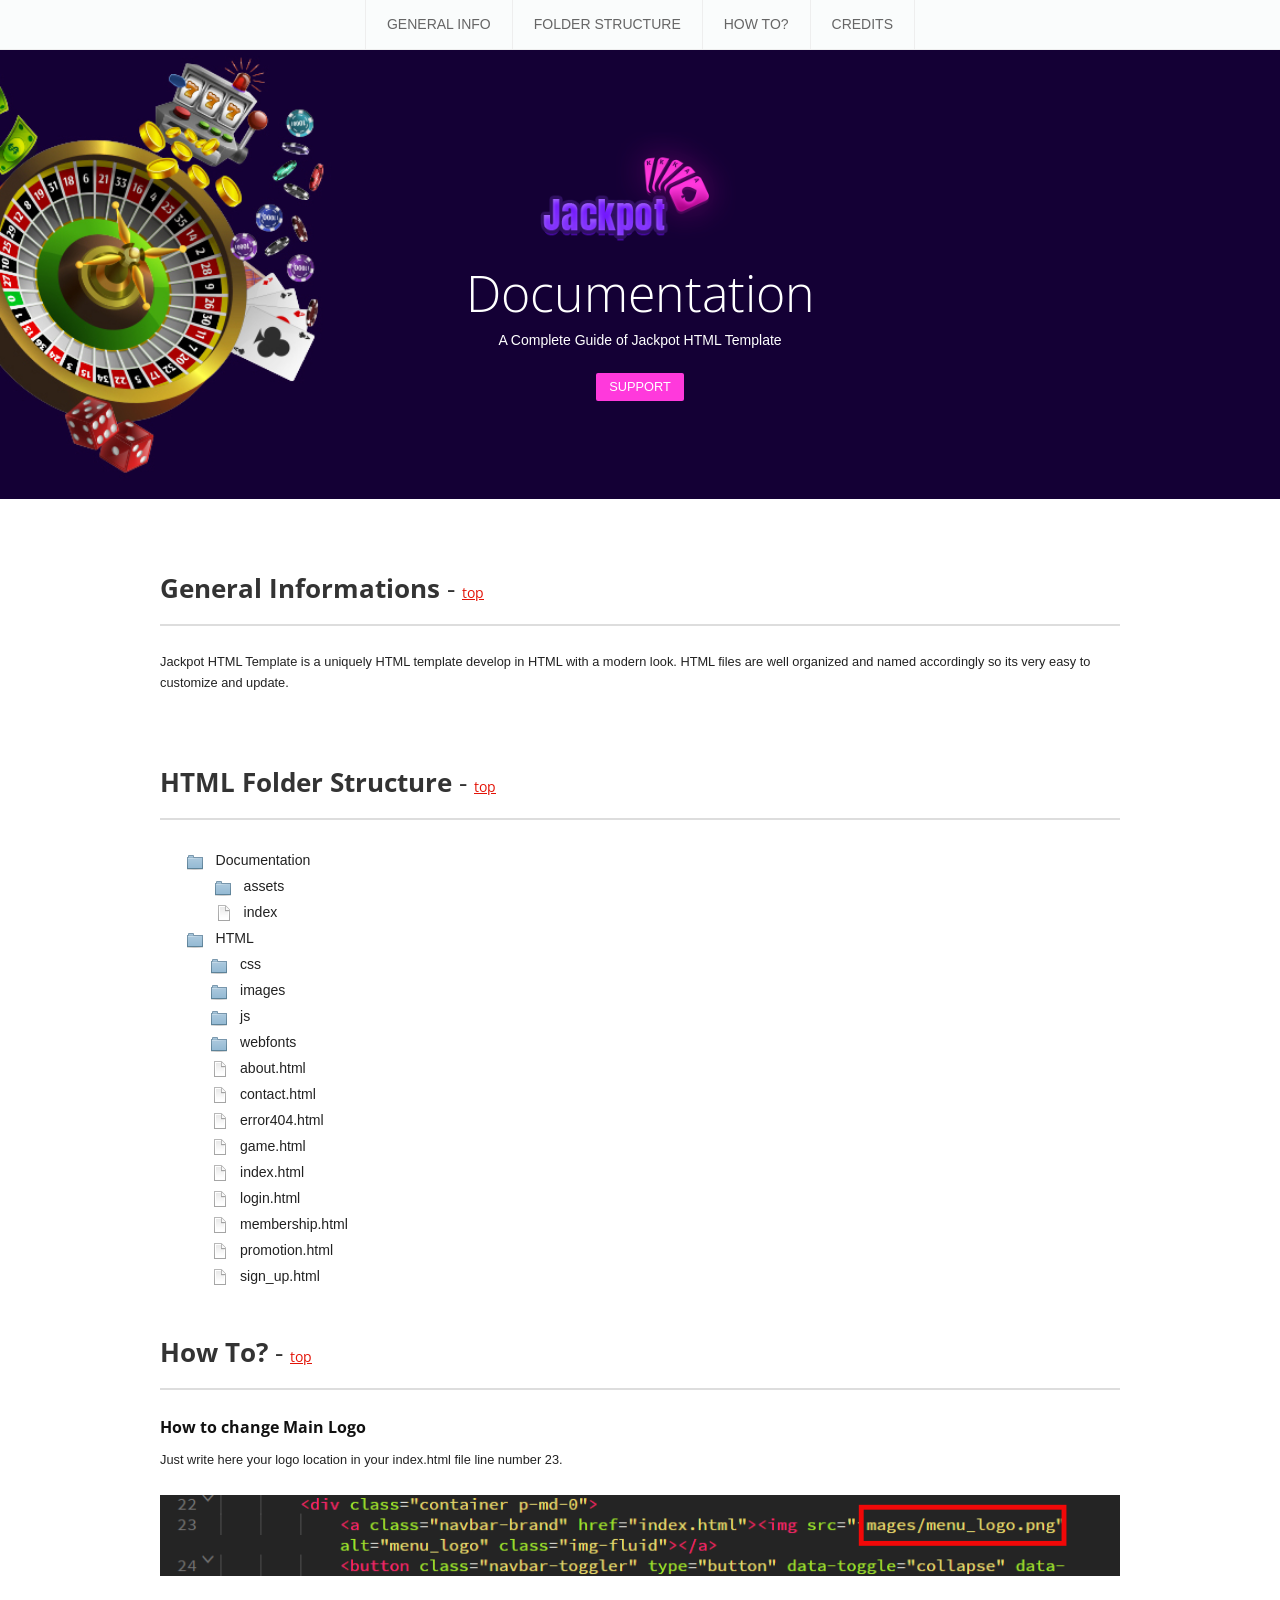
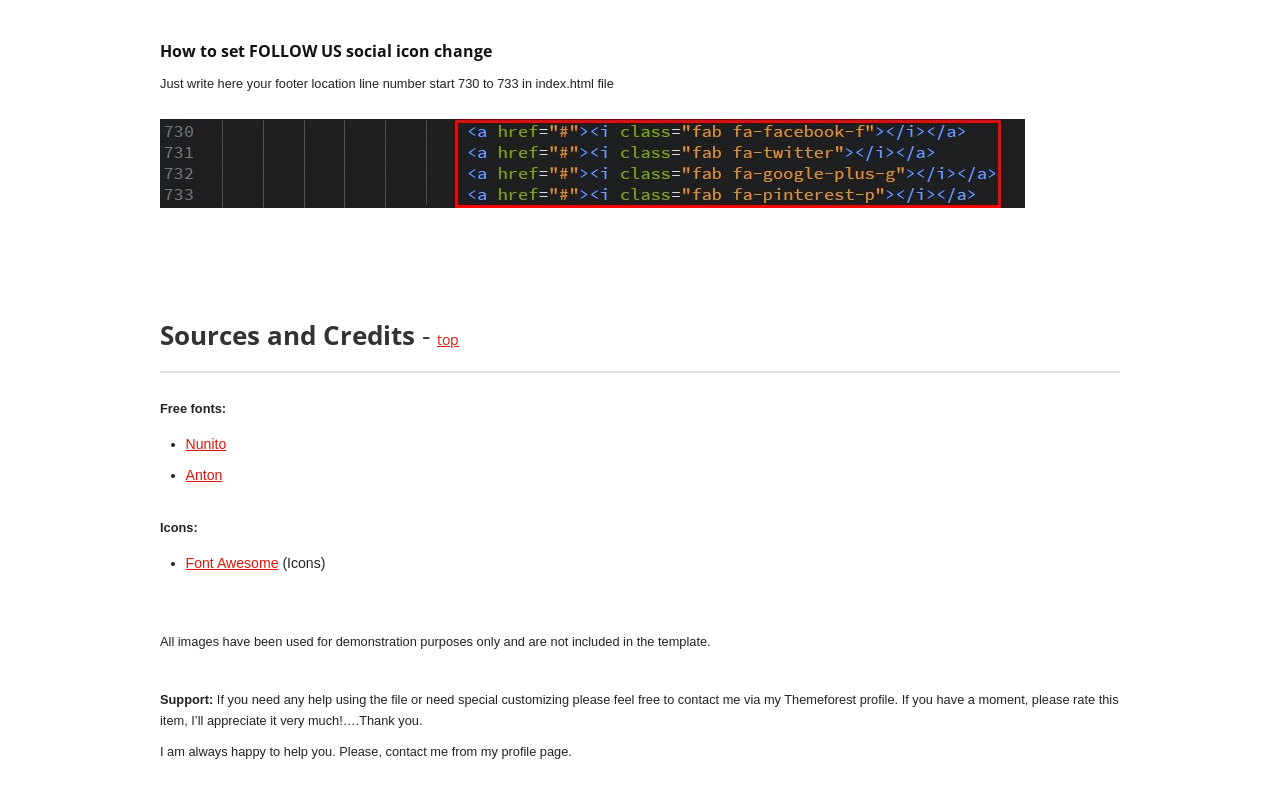
<file: Documentation/index.html>
<!DOCTYPE HTML PUBLIC "-//W3C//DTD HTML 4.01//EN" "http://www.w3.org/TR/html4/strict.dtd">

<head lang="en">
    <meta http-equiv="content-type" content="text/html;charset=utf-8">
    <title>Jackpot Casino &amp; Gambling HTML Template </title>
    <!-- Framework CSS -->
    <link rel="stylesheet" href="assets/blueprint-css/screen.css" type="text/css" media="screen, projection">
    <link rel="stylesheet" href="assets/blueprint-css/print.css" type="text/css" media="print">
    <link href='http://fonts.googleapis.com/css?family=Open+Sans:400,600' rel='stylesheet' type='text/css'>

    <script type="text/javascript" src="assets/scripts/jquery.js"></script>
    <script type="text/javascript" src="assets/scripts/jquery-ui.custom.min.js"></script>

    <script type="text/javascript" src="assets/scripts/shCore.js"></script>
    <script type="text/javascript" src="assets/scripts/shBrushJScript.js"></script>
    <script type="text/javascript" src="assets/scripts/shBrushCss.js"></script>
    <script type="text/javascript" src="assets/scripts/shBrushPhp.js"></script>
    <script type="text/javascript" src="assets/scripts/shBrushXml.js"></script>
    <link type="text/css" rel="stylesheet" href="assets/blueprint-css/shCoreDefault.css" />

    <!--[if lt IE 8]><link rel="stylesheet" href="assets/blueprint-css/ie.css" type="text/css" media="screen, projection"><![endif]-->
    <link rel="stylesheet" href="assets/blueprint-css/plugins/fancy-type/screen.css" type="text/css" media="screen, projection">
    <script type="text/javascript">
        SyntaxHighlighter.all();

    </script>
    <script type="text/javascript">
        (function($) {
            $(document).ready(function() {
                // Cache selectors
                var lastId,
                    topMenu = $(".menu .alpha"),
                    topMenuHeight = topMenu.outerHeight() + 15,
                    // All list items
                    menuItems = topMenu.find("a"),
                    canUpdateURL = typeof history.pushState === "function" ? true : false,
                    // Anchors corresponding to menu items
                    scrollItems = menuItems.map(function() {
                        var item = $($(this).attr("href"));
                        if (item.length) {
                            return item;
                        }
                    });

                // Bind click handler to menu items
                // so we can get a fancy scroll animation
                menuItems.click(function(e) {
                    var href = $(this).attr("href"),
                        offsetTop = $(href).offset().top - topMenuHeight + 1;

                    $('html, body').stop().animate({
                        scrollTop: offsetTop
                    }, 300);
                    e.preventDefault();
                });

                // Bind to scroll
                $(window).scroll(function() {
                    // Get container scroll position
                    var fromTop = $(this).scrollTop() + topMenuHeight;

                    // Get id of current scroll item
                    var cur = scrollItems.map(function() {
                        if ($(this).offset().top < fromTop)
                            return this;
                    });
                    // Get the id of the current element
                    cur = cur[cur.length - 1];
                    var id = cur && cur.length ? cur[0].id : "";

                    if (lastId !== id) {
                        lastId = id;
                        // Set/remove active class
                        menuItems
                            .parents('li').removeClass("active").end()
                            .filter("[href=#" + id + "]").parent('li').addClass("active")
                            .parents('li').addClass('active');

                        if (canUpdateURL) {
                            history.pushState(null, null, window.location.href.split('#').shift() + '#' + id);
                        } else {
                            var $section = $('#' + id);

                            $section.attr('id', '');
                            window.location.hash = '#' + id;
                            $section.attr('id', id);
                        }
                    }
                });

                hashname = window.location.hash.replace('#', '');

                $('.menu li').removeClass('active');
                $('.menu li a[href=#' + hashname + ']')
                    .parent('li').addClass('active')
                    .parents('li').addClass('active');

                elem = $('#' + hashname);

                if (hashname.length > 1) {
                    $('body, html').animate({
                        scrollTop: $(elem).offset().top - topMenuHeight - 315
                    }, 500, 'easeInOutCubic');
                };
            })
        })(jQuery);

    </script>
</head>


<body>
    <div class="docs-header-bg">
        <div class="docs-header">

            <div class="logo">
                <img src="assets/images/menu_logo.png" alt="National Museum logo">
            </div>

            <h1 style="color: #fff" class="center">Documentation</h1>

            <p style="color: #fff">A Complete Guide of Jackpot HTML Template</p>
            <div>
                <a style="background: #ff39dc" href="http://themeforest.net/user/themesitem" target="_blank" class="header-button">Support</a>
            </div>

        </div>
    </div>
    <div class="container">

        <!--      Section       -->

        <!-- 		<h2 id="toc" class="alt">Table of Contents</h2> -->

        <div class="menu">
            <ol class="alpha">
                <li><a href="#information">General Info</a>
                <li><a href="#folder-struc">Folder Structure</a></li>
                <li><a href="#how-to">How To?</a></li>
                <li><a href="#credits">Credits</a></li>

                <!--
		<li><a href="#woocommerce">Snippets</a>
			<ol>
				<li><a href="#productSettings">Additional product settings</a></li>
				<li><a href="#productCategorySettings">Products category settings</a></li>
			</ol>
		</li>
-->

            </ol>
        </div>


        <h3 id="information"><strong>General Informations</strong> - <a href="#information">top</a></h3>

        <p>Jackpot HTML Template is a uniquely HTML template develop in HTML with a modern look.
            HTML files are well organized and named accordingly so its very easy to customize and update.</p>



        <hr>

        <div class="subitems">

            <h3 id="folder-struc"><strong>HTML Folder Structure</strong> - <a href="#information">top</a></h3>
            <ul class="folder-struc">
                <li class="file folder">Documentation</li>
                <ul class="margin-left">
                    <li class="file folder">assets</li>
                    <li class="file page">index</li>
                </ul>
                <li class="file folder">HTML</li>
            </ul>
            <ul class="folder-struc margin-left">
                <li class="file folder">css</li>
                <li class="file folder">images</li>
                <li class="file folder">js</li>
                <li class="file folder">webfonts</li>
                <li class="file page">about.html</li>
                <li class="file page">contact.html</li>
                <li class="file page">error404.html</li>
                <li class="file page">game.html</li>
                <li class="file page">index.html</li>
                <li class="file page">login.html</li>
                <li class="file page">membership.html</li>
                <li class="file page">promotion.html</li>
                <li class="file page">sign_up.html</li>
            </ul>

            <hr>

            <!--      Section       -->

            <h3 id="how-to"><strong>How To?</strong> - <a href="#information">top</a></h3>


            <h6 id="#edittext">How to change Main Logo</h6>
            <p>Just write here your logo location in your index.html file line number 23.</p>
            <img src="assets/images/logo.png" />
            <br><br><br><br>


            <h6 id="#edittext">How to set FOLLOW US social icon change</h6>
            <p>Just write here your footer location line number start 730 to 733 in index.html file</p>
            <img src="assets/images/icon.png" />
            <br><br><br><br>

            <!--
            <h6 id="#edittext">How to set Address icon change</h6>
            <p>Just write here your footer location line number start 1325 to 1327 in index.html file</p>
            <img src="assets/images/Address_icon.png" />
            <br><br><br><br>

            <h6 id="#edittext">How to set Address Text change</h6>
            <p>Just write here your footer location line number start 1332 to 1337 in index.html file</p>
            <img src="assets/images/change_address.png" />
            <br><br><br><br>



            <h6 id="#edittext">How to set footer logo Change</h6>
            <p>Just write here your desired footer logo location at line number 1275 in index.html file</p>
            <img src="assets/images/footer_logo.png" />
            <br><br><br><br>
-->

            <hr>

            <!-- Credits -->
            <h3 id="credits"><strong>Sources and Credits</strong> - <a href="#information">top</a></h3>

            <div class="narrow-p">

                <p><strong>Free fonts:</strong></p>

                <ul>
                    <li><a href="https://fonts.googleapis.com/css?family=Nunito:200,300,400,600,700,800,900" target="_blank">Nunito</a></li>
                    <li><a href="https://fonts.googleapis.com/css?family=Anton" target="_blank">Anton</a></li>
                </ul>
                <hr class="space">
                <p><strong>Icons:</strong></p>

                <ul>
                    <li><a href=http://fontawesome.io/ target="_blank">Font Awesome</a> (Icons)</li>
                </ul>

                <hr class="space">



                <hr class="space">

                <p>All images have been used for demonstration purposes only and are not included in the template.</p>

                <hr class="space">

                <!-- Credits -->

                <p><strong>Support:</strong> If you need any help using the file or need special customizing please feel free to contact me via my Themeforest profile. If you have a moment, please rate this item, I’ll appreciate it very much!….Thank you.</p>
                <p>I am always happy to help you. Please, contact me from my profile page.</p>

                <hr class="space">

            </div>


        </div>
    </div>

    <!-- end div .container -->

</body>

</html>
</file>
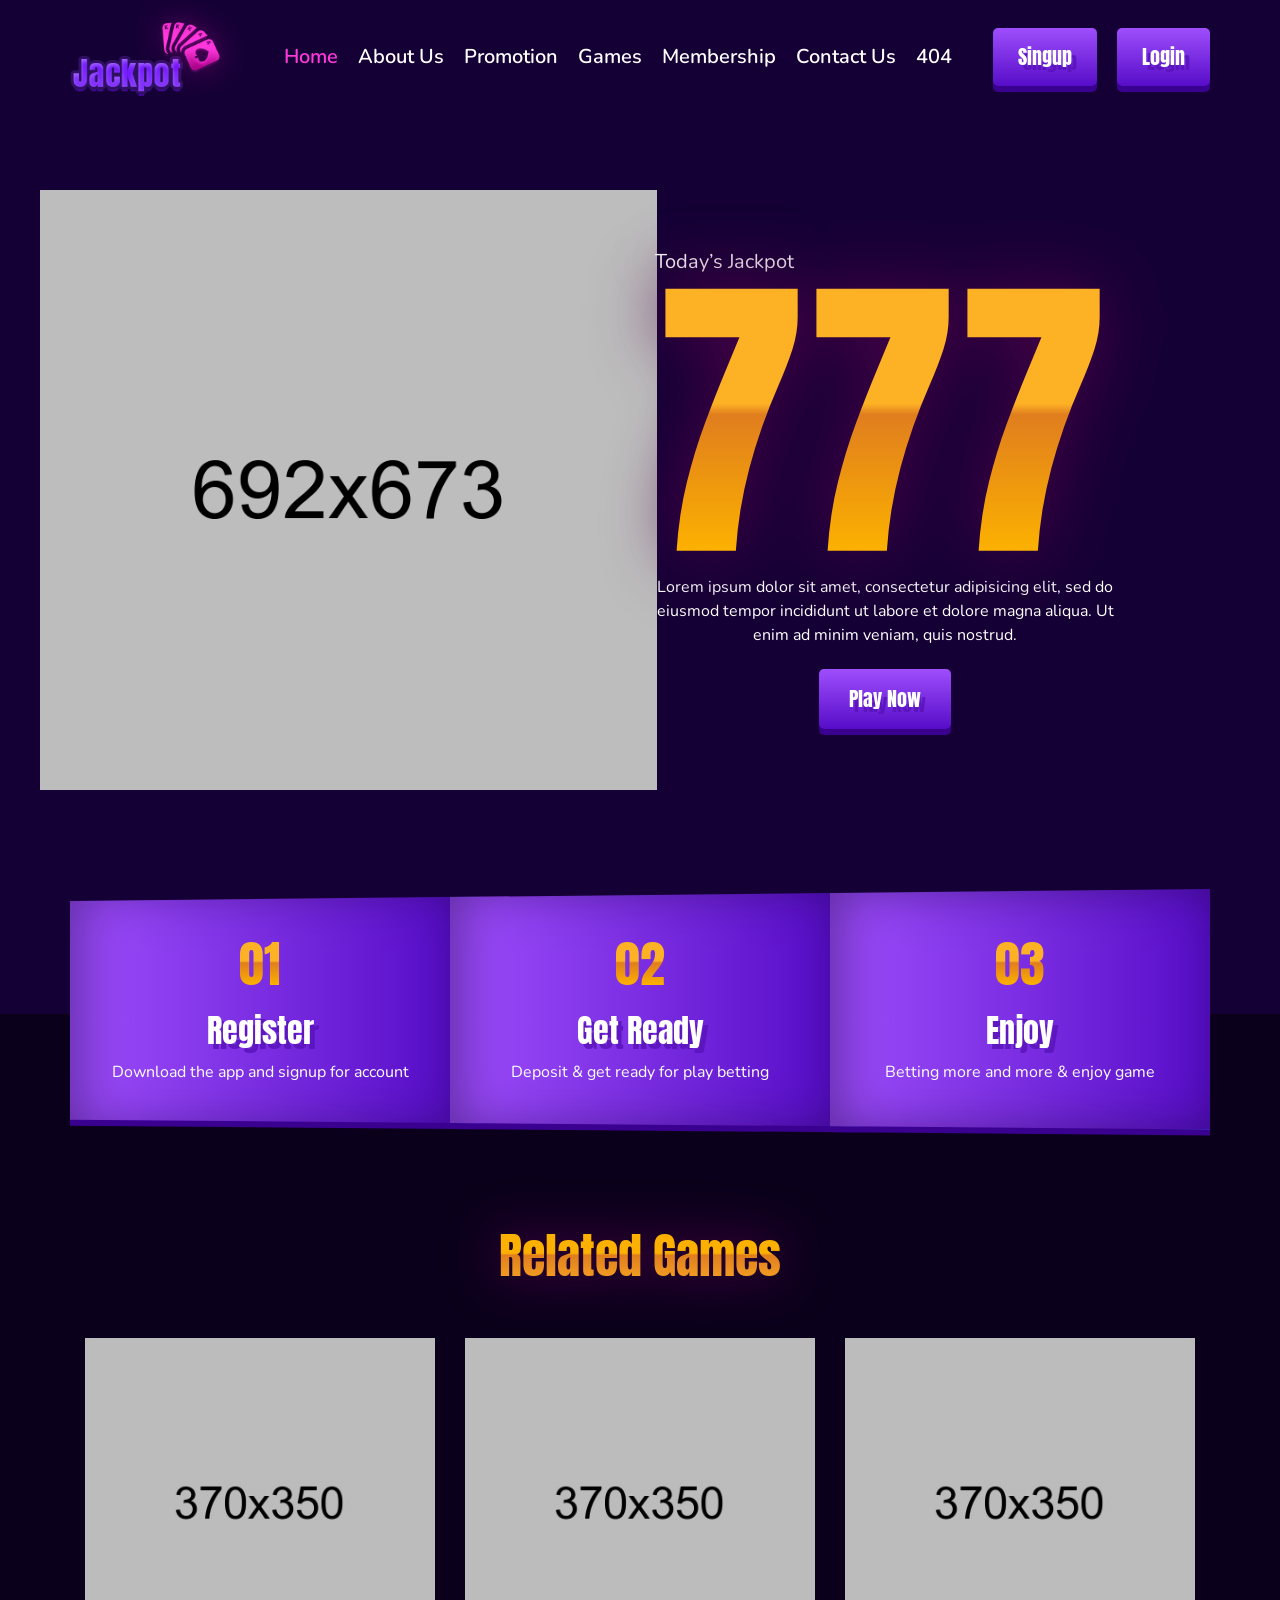
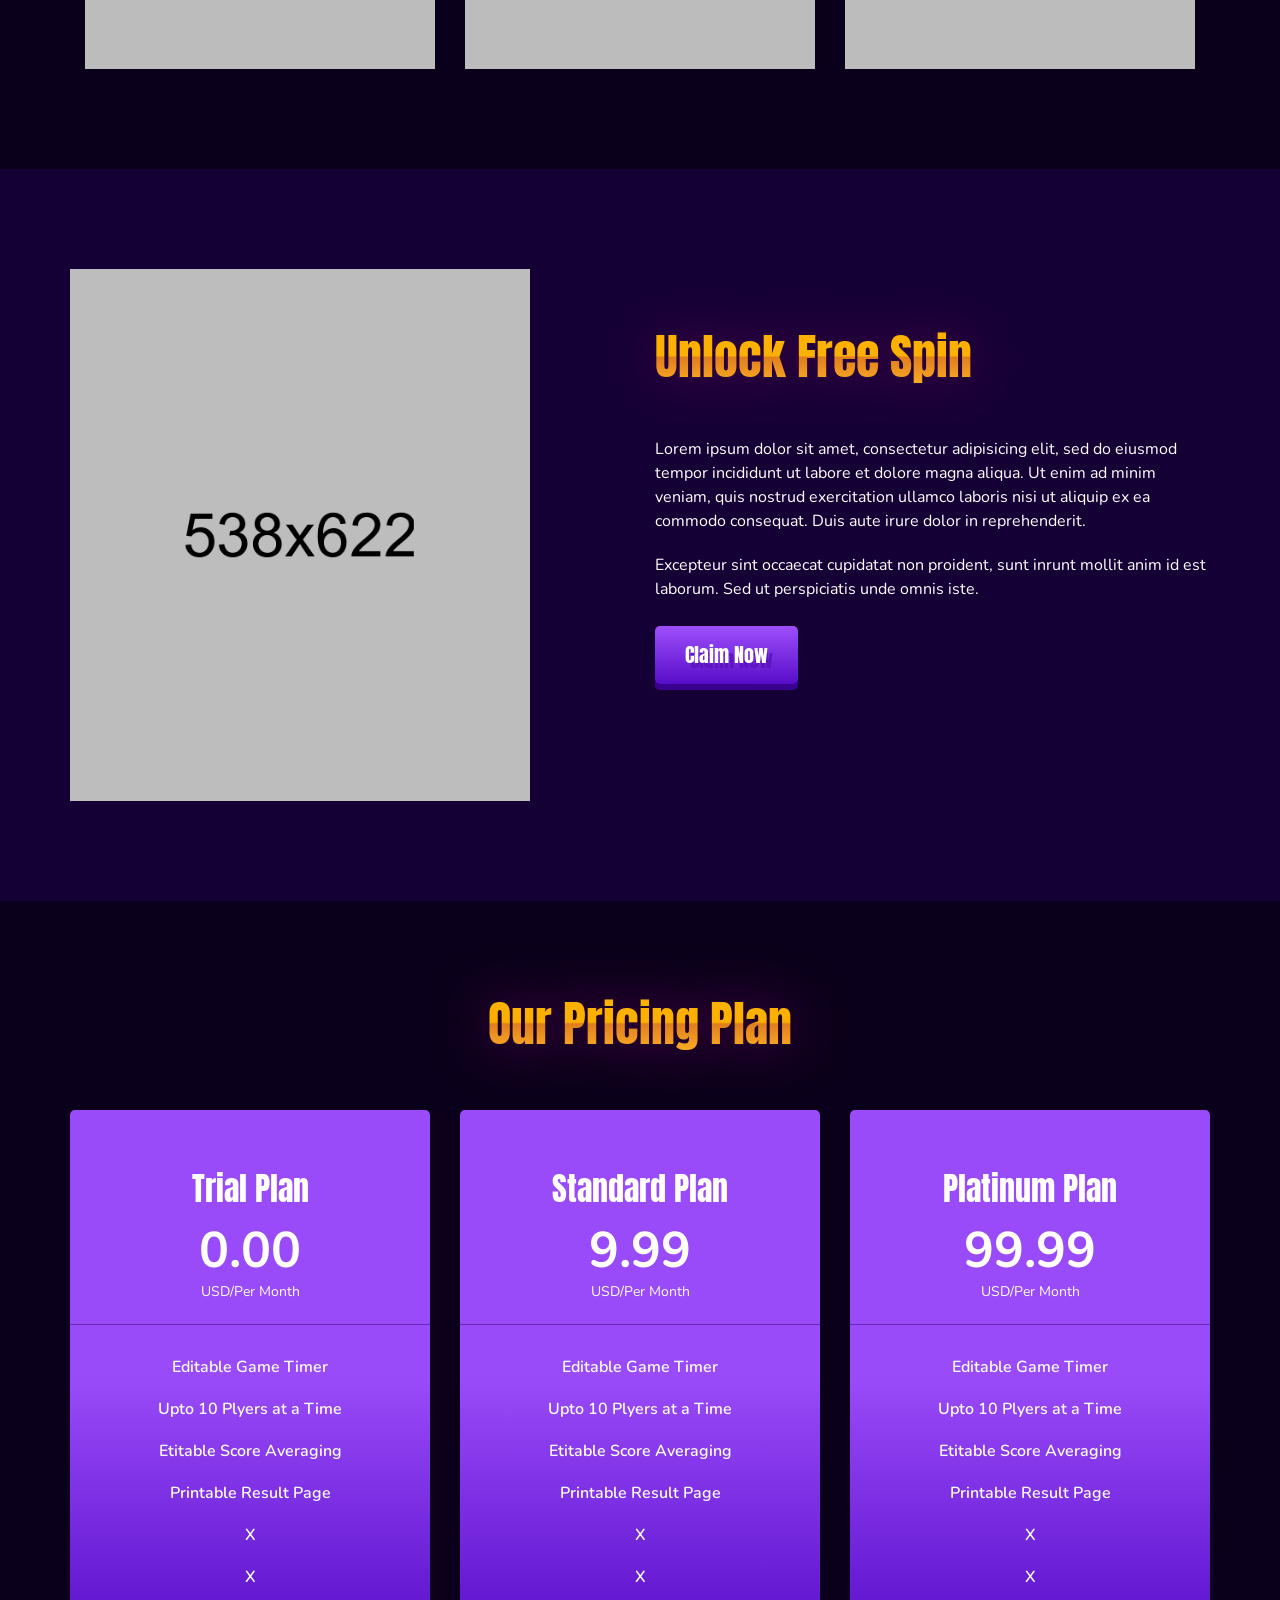
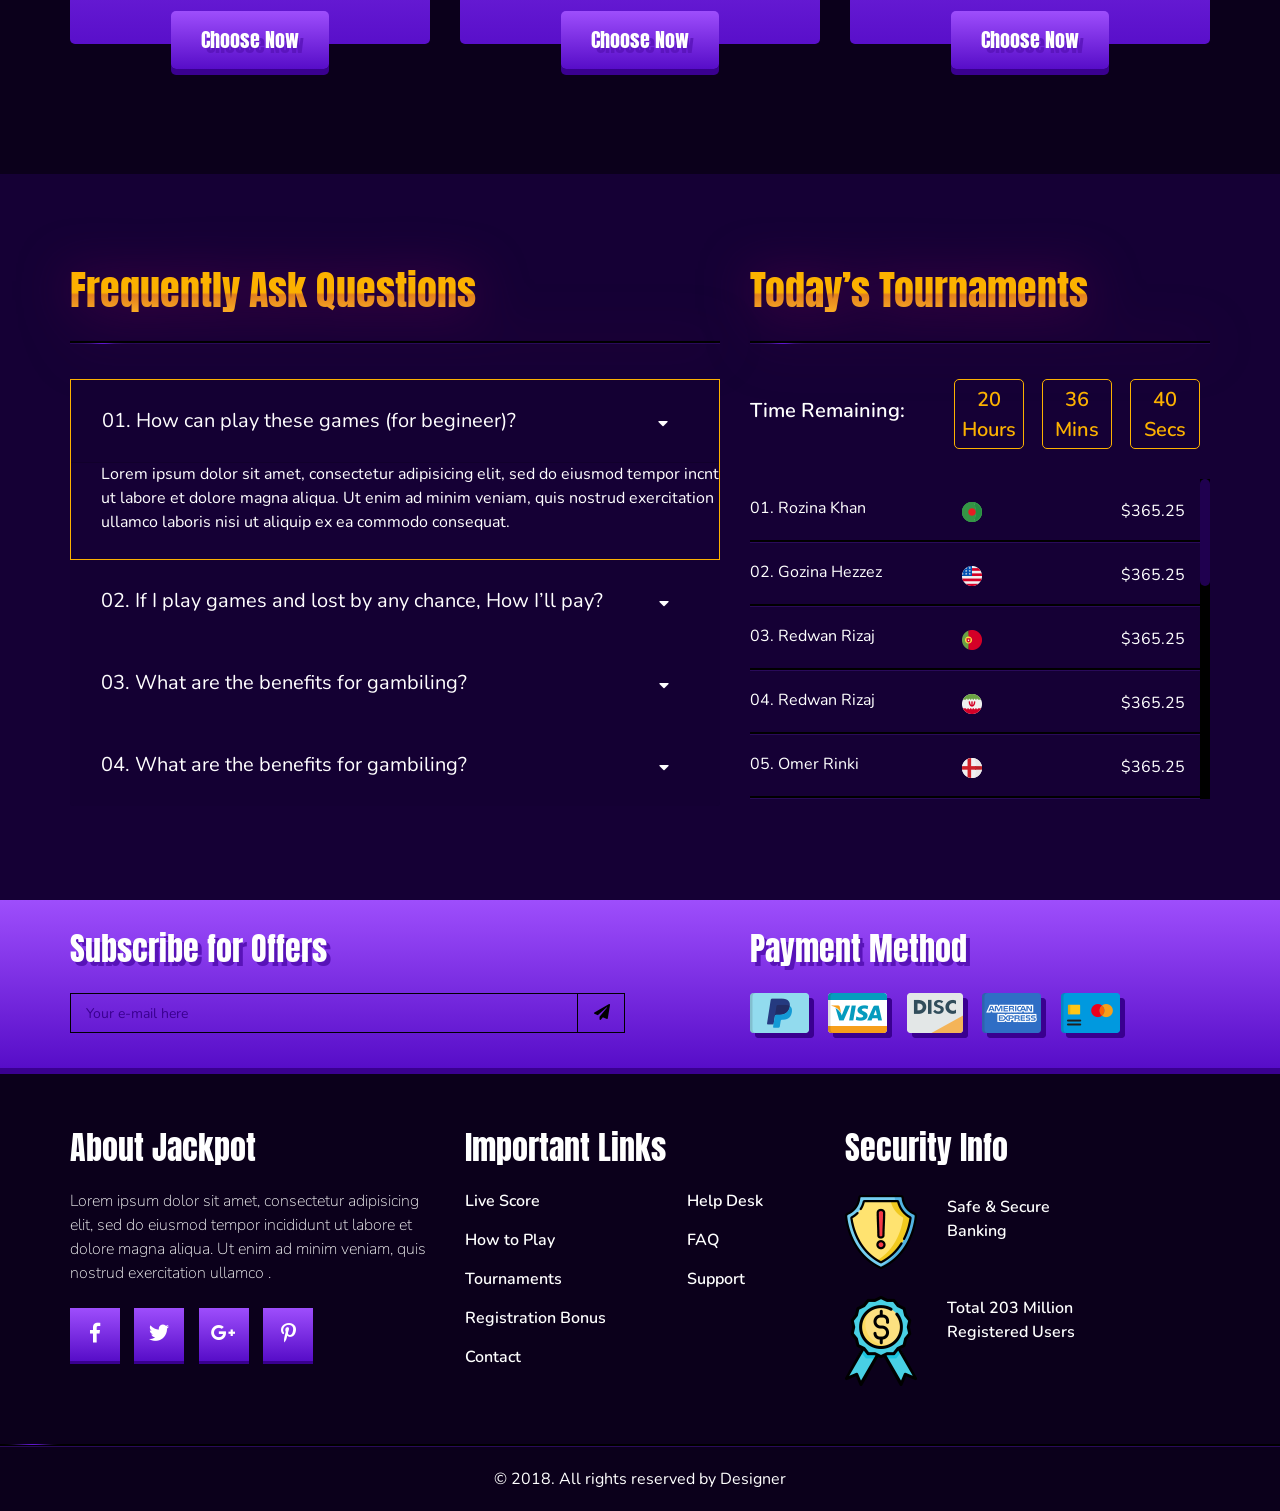
<file: html/index.html>
<!DOCTYPE html>
<html lang="en">

<head>
    <meta charset="UTF-8">
    <meta name="viewport" content="width=device-width, initial-scale=1, shrink-to-fit=no">
    <title>Home</title>
    <link href="https://fonts.googleapis.com/css?family=Nunito:200,300,400,600,700,800,900" rel="stylesheet">
    <link href="https://fonts.googleapis.com/css?family=Anton" rel="stylesheet">
    <link rel="stylesheet" href="css/all.min.css">
    <link rel="stylesheet" href="css/bootstrap.min.css">
    <link rel="stylesheet" href="css/slick.css">
    <link rel="stylesheet" href="css/style.css">
    <link rel="stylesheet" href="css/responsive.css">
</head>

<body>
    <!--=============================================
                    Menu part start
    ===========================================   -->
    <nav class="navbar navbar-expand-md menu_head">
        <div class="container p-md-0">
            <a class="navbar-brand" href="index.html"><img src="images/menu_logo.png" alt="menu_logo" class="img-fluid"></a>
            <button class="navbar-toggler" type="button" data-toggle="collapse" data-target="#navbarNav" aria-controls="navbarNav" aria-expanded="false" aria-label="Toggle navigation">
                <i class="fas fa-bars"></i>
            </button>
            <div class="collapse navbar-collapse main_menu" id="navbarNav">
                <ul class="navbar-nav m-auto">
                    <li class="nav-item">
                        <a class="nav-link active" href="index.html">Home</a>
                    </li>
                    <li class="nav-item">
                        <a class="nav-link" href="about.html">About Us</a>
                    </li>
                    <li class="nav-item">
                        <a class="nav-link" href="promotion.html">Promotion</a>
                    </li>
                    <li class="nav-item">
                        <a class="nav-link" href="game.html">Games</a>
                    </li>
                    <li class="nav-item">
                        <a class="nav-link" href="membership.html">Membership</a>
                    </li>
                    <li class="nav-item">
                        <a class="nav-link" href="contact.html">Contact Us</a>
                    </li>
                    <li class="nav-item">
                        <a class="nav-link" href="error404.html">404</a>
                    </li>
                </ul>
                <a href="sign_up.html">Singup</a>
                <a href="login.html">Login</a>
            </div>
        </div>
    </nav>
    <!--=============================================
                    Menu part end
    ==============================================-->

    <!--=============================================
                    Banner part start
    ==============================================-->
    <section id="banner_part">
        <div class="container">
            <div class="row">
                <div class="col-lg-5 col-xl-5 col-md-6 pl-md-0 d-none d-md-block">
                    <div class="banner_img">
                        <img src="images/index_banner.png" alt="index_banner">
                    </div>
                </div>
                <div class="col-lg-5 col-xl-5 col-md-6 col-12 pr-md-0 offset-lg-1 offset-xl-1">
                    <div class="banner_text text-center text-md-left">
                        <h4>Today’s Jackpot</h4>
                        <h1>777</h1>
                        <p>Lorem ipsum dolor sit amet, consectetur adipisicing elit, sed do eiusmod tempor incididunt ut labore et dolore magna aliqua. Ut enim ad minim veniam, quis nostrud.</p>
                        <div class="text-center">
                            <a href="#">Play Now</a>
                        </div>
                    </div>
                </div>
            </div>
        </div>
    </section>
    <!--=============================================
                    Banner part end
    ==============================================-->

    <!--=============================================
                    Game part start
    ==============================================-->
    <section id="game_part">
        <div class="container text-center">
            <div class="row flow_sha d-none d-md-block">
                <div class="col-lg-12">
                    <div class="game_flow">
                        <div class="row m-0">
                            <div class="col-md-4 border_shadow">
                                <div class="game_text">
                                    <h2><span>0</span><span>1</span></h2>
                                    <h3>Register</h3>
                                    <p>Download the app and signup for account</p>
                                </div>
                            </div>
                            <div class="col-md-4 border_shadow">
                                <div class="game_text">
                                    <h2>02</h2>
                                    <h3>Get Ready</h3>
                                    <p>Deposit &amp; get ready for play betting</p>
                                </div>
                            </div>
                            <div class="col-md-4 border_shadow">
                                <div class="game_text">
                                    <h2>03</h2>
                                    <h3>Enjoy</h3>
                                    <p>Betting more and more &amp; enjoy game</p>
                                </div>
                            </div>
                        </div>
                    </div>
                </div>
            </div>
            <div class="row flow_sha d-md-none">
                <div class="col-lg-12">
                    <div class="game_flow">
                        <div class="row flow_slider">
                            <div class="col-lg-12 border_shadow">
                                <div class="game_text">
                                    <h2><span>0</span><span>1</span></h2>
                                    <h3>Register</h3>
                                    <p>Download the app and signup for account</p>
                                </div>
                            </div>
                            <div class="col-lg-12 border_shadow">
                                <div class="game_text">
                                    <h2>02</h2>
                                    <h3>Get Ready</h3>
                                    <p>Deposit &amp; get ready for play betting</p>
                                </div>
                            </div>
                            <div class="col-lg-12 border_shadow">
                                <div class="game_text">
                                    <h2>03</h2>
                                    <h3>Enjoy</h3>
                                    <p>Betting more and more &amp; enjoy game</p>
                                </div>
                            </div>
                            <div class="col-lg-12 border_shadow">
                                <div class="game_text">
                                    <h2><span>0</span><span>1</span></h2>
                                    <h3>Register</h3>
                                    <p>Download the app and signup for account</p>
                                </div>
                            </div>
                            <div class="col-lg-12 border_shadow">
                                <div class="game_text">
                                    <h2>02</h2>
                                    <h3>Get Ready</h3>
                                    <p>Deposit &amp; get ready for play betting</p>
                                </div>
                            </div>
                            <div class="col-lg-12 border_shadow">
                                <div class="game_text">
                                    <h2>03</h2>
                                    <h3>Enjoy</h3>
                                    <p>Betting more and more &amp; enjoy game</p>
                                </div>
                            </div>
                        </div>
                    </div>
                </div>
            </div>
            <div class="row justify-content-center">
                <div class="col-lg-12">
                    <div class="game_head">
                        <span>Related Games</span>
                    </div>
                </div>
            </div>
            <div class="row">
                <div class="col-sm-6 col-md-4">
                    <div class="game_img">
                        <img src="images/about_1.jpg" class="img-fluid w-100" alt="about_1">
                        <div class="game_overly">
                            <h3>Casino Game</h3>
                            <a href="#">Play Now</a>
                        </div>
                    </div>
                </div>
                <div class="col-sm-6 col-md-4">
                    <div class="game_img">
                        <img src="images/about_2.jpg" class="img-fluid w-100" alt="about_2">
                        <div class="game_overly">
                            <h3>Casino Game</h3>
                            <a href="#">Play Now</a>
                        </div>
                    </div>
                </div>
                <div class="col-sm-6 col-md-4">
                    <div class="game_img">
                        <img src="images/about_3.jpg" class="img-fluid w-100" alt="about_3">
                        <div class="game_overly">
                            <h3>Casino Game</h3>
                            <a href="#">Play Now</a>
                        </div>
                    </div>
                </div>
                <div class="d-md-none col-sm-6 col-md-4">
                    <div class="game_img">
                        <img src="images/03_Games5.jpg" class="img-fluid w-100" alt="about_3">
                        <div class="game_overly">
                            <h3>Casino Game</h3>
                            <a href="#">Play Now</a>
                        </div>
                    </div>
                </div>
            </div>
        </div>
    </section>
    <!--=============================================
                    Game part end
    ===========================================   -->

    <!--=============================================
                    Claim part start
    ===========================================   -->
    <section id="claim_part">
        <div class="container">
            <div class="row">
                <div class="col-sm-5 col-12 col-md-5 pl-md-0">
                    <div class="claim_img">
                        <img src="images/claim_part.png" class="img-fluid" alt="claim_part">
                    </div>
                </div>
                <div class="col-sm-6 col-12 col-md-7 col-lg-6 pr-md-0 offset-lg-1">
                    <div class="claim_text">
                        <h2>Unlock Free Spin</h2>
                        <p class="d-sm-none d-md-block">Lorem ipsum dolor sit amet, consectetur adipisicing elit, sed do eiusmod tempor incididunt ut labore et dolore magna aliqua. Ut enim ad minim veniam, quis nostrud exercitation ullamco laboris nisi ut aliquip ex ea commodo consequat. Duis aute irure dolor in reprehenderit.
                            <span>Excepteur sint occaecat cupidatat non proident, sunt inrunt mollit anim id est laborum. Sed ut perspiciatis unde omnis iste.</span></p>
                        <p class="d-none d-sm-block d-md-none">Lorem ipsum dolor sit amet, consectetur adipisicing elit, sed do eiusmod tempor incididunt ut labore et dolore magna aliqua.
                            <span>Excepteur sint occaecat cupidatat non proident, sunt inrunt mollit anim id est laborum.</span></p>
                        <div class="clm_btn">
                            <a href="#">Claim Now</a>
                        </div>
                    </div>
                </div>
            </div>
        </div>
    </section>
    <!--=============================================
                    Claim part end
    ===========================================   -->

    <!--=============================================
                    Membership part start
    ===========================================   -->
    <section id="pricing_part">
        <div class="container text-center p-md-0">
            <div class="row justify-content-center">
                <div class="col-lg-12">
                    <div class="pricing_head">
                        <h2>Our Pricing Plan</h2>
                    </div>
                </div>
            </div>
            <div class="row">
                <div class="col-md-4 col-sm-6  price_main">
                    <div class="pricing_inner">
                        <div class="pricing_inner_head">
                            <h2>Featured</h2>
                        </div>
                        <h3>Trial Plan</h3>
                        <h4>0.00</h4>
                        <p>USD/Per Month</p>
                        <ul>
                            <li>Editable Game Timer</li>
                            <li>Upto 10 Plyers at a Time</li>
                            <li>Etitable Score Averaging</li>
                            <li>Printable Result Page</li>
                            <li>X</li>
                            <li>X</li>
                        </ul>
                        <a href="#">Choose Now</a>
                    </div>
                </div>
                <div class="col-md-4 col-sm-6 price_main">
                    <div class="pricing_inner">
                        <div class="pricing_inner_head">
                            <h2>Featured</h2>
                        </div>
                        <h3>Standard Plan</h3>
                        <h4>9.99</h4>
                        <p>USD/Per Month</p>
                        <ul>
                            <li>Editable Game Timer</li>
                            <li>Upto 10 Plyers at a Time</li>
                            <li>Etitable Score Averaging</li>
                            <li>Printable Result Page</li>
                            <li>X</li>
                            <li>X</li>
                        </ul>
                        <a href="#">Choose Now</a>
                    </div>
                </div>
                <div class="col-md-4 col-sm-6 price_main">
                    <div class="pricing_inner">
                        <div class="pricing_inner_head">
                            <h2>Featured</h2>
                        </div>
                        <h3>Platinum Plan</h3>
                        <h4>99.99</h4>
                        <p>USD/Per Month</p>
                        <ul>
                            <li>Editable Game Timer</li>
                            <li>Upto 10 Plyers at a Time</li>
                            <li>Etitable Score Averaging</li>
                            <li>Printable Result Page</li>
                            <li>X</li>
                            <li>X</li>
                        </ul>
                        <a href="#">Choose Now</a>
                    </div>
                </div>
                <div class="col-sm-6 d-none d-sm-block d-md-none price_main">
                    <div class="pricing_inner">
                        <div class="pricing_inner_head">
                            <h2>Featured</h2>
                        </div>
                        <h3>Prepaid Plan</h3>
                        <h4>19.99</h4>
                        <p>USD/Per Month</p>
                        <ul>
                            <li>Editable Game Timer</li>
                            <li>Upto 10 Plyers at a Time</li>
                            <li>Etitable Score Averaging</li>
                            <li>Printable Result Page</li>
                            <li>X</li>
                            <li>X</li>
                        </ul>
                        <a href="#">Choose Now</a>
                    </div>
                </div>
            </div>
        </div>
    </section>
    <!--=============================================
                    Membership part end
    ===========================================   -->

    <!--=============================================
                    Tounament part Start
    ===========================================   -->
    <section id="tounament_part">
        <div class="container">
            <div class="row">
                <div class="col-lg-7 pl-md-0">
                    <div class="touna_head_left">
                        <h3>Frequently Ask Questions
                            <div class="effect2">
                                <img src="images/shape.png" alt="shape">
                            </div>
                        </h3>

                        <div class="accordion touna_left_inner" id="accordionExample">
                            <div class="card add_border">
                                <div class="card-header" id="headingOne">
                                    <button class="btn btn-link" type="button" data-toggle="collapse" data-target="#collapseOne" aria-expanded="true" aria-controls="collapseOne">
                                        <span>01. How can play these games (for begineer)?</span>
                                        <i class="fas fa-caret-down"></i>
                                    </button>
                                </div>

                                <div id="collapseOne" class="collapse show" aria-labelledby="headingOne" data-parent="#accordionExample">
                                    <div class="card-body">
                                        <p>Lorem ipsum dolor sit amet, consectetur adipisicing elit, sed do eiusmod tempor incnt ut labore et dolore magna aliqua. Ut enim ad minim veniam, quis nostrud exercitation ullamco laboris nisi ut aliquip ex ea commodo consequat.</p>
                                    </div>
                                </div>
                            </div>
                            <div class="card">
                                <div class="card-header" id="headingTwo">
                                    <button class="btn btn-link collapsed" type="button" data-toggle="collapse" data-target="#collapseTwo" aria-expanded="false" aria-controls="collapseTwo">
                                        <span>02. If I play games and lost by any chance, How I’ll pay?</span>
                                        <i class="fas fa-caret-down"></i>
                                    </button>
                                </div>
                                <div id="collapseTwo" class="collapse" aria-labelledby="headingTwo" data-parent="#accordionExample">
                                    <div class="card-body">
                                        <p>Lorem ipsum dolor sit amet, consectetur adipisicing elit, sed do eiusmod tempor incnt ut labore et dolore magna aliqua. Ut enim ad minim veniam, quis nostrud exercitation ullamco laboris nisi ut aliquip ex ea commodo consequat.</p>
                                    </div>
                                </div>
                            </div>
                            <div class="card">
                                <div class="card-header" id="headingThree">
                                    <button class="btn btn-link collapsed" type="button" data-toggle="collapse" data-target="#collapseThree" aria-expanded="false" aria-controls="collapseThree">
                                        <span>03. What are the benefits for gambiling?</span>
                                        <i class="fas fa-caret-down"></i>
                                    </button>
                                </div>
                                <div id="collapseThree" class="collapse" aria-labelledby="headingThree" data-parent="#accordionExample">
                                    <div class="card-body">
                                        <p>Lorem ipsum dolor sit amet, consectetur adipisicing elit, sed do eiusmod tempor incnt ut labore et dolore magna aliqua. Ut enim ad minim veniam, quis nostrud exercitation ullamco laboris nisi ut aliquip ex ea commodo consequat.</p>
                                    </div>
                                </div>
                            </div>
                            <div class="card">
                                <div class="card-header" id="headingFour">
                                    <button class="btn btn-link collapsed " type="button" data-toggle="collapse" data-target="#collapseFour" aria-expanded="true" aria-controls="collapseFour">
                                        <span>04. What are the benefits for gambiling?</span>
                                        <i class="fas fa-caret-down"></i>
                                    </button>
                                </div>

                                <div id="collapseFour" class="collapse" aria-labelledby="headingFour" data-parent="#accordionExample">
                                    <div class="card-body">
                                        <p>Lorem ipsum dolor sit amet, consectetur adipisicing elit, sed do eiusmod tempor incnt ut labore et dolore magna aliqua. Ut enim ad minim veniam, quis nostrud exercitation ullamco laboris nisi ut aliquip ex ea commodo consequat.</p>
                                    </div>
                                </div>
                            </div>
                        </div>
                    </div>
                </div>
                <div class="col-lg-5 pr-md-0 jhamela">
                    <div class="touna_head_left">
                        <h3>Today’s Tournaments
                            <div class="effect3">
                                <img src="images/shape.png" alt="shape">
                            </div>
                        </h3>
                    </div>
                    <div class="row pad_today">
                        <div class="col-lg-5">
                            <div class="coun_text">
                                <h4>Time Remaining:</h4>
                            </div>
                        </div>
                        <div class="col-lg-7 col-12">
                            <div class="coundown cou_mar">
                                <span class="coun_down"></span>
                                <p>Hours</p>
                            </div>
                            <div class="coundown">
                                <span class="coun_down2"></span>
                                <p>Mins</p>
                            </div>
                            <div class="coundown">
                                <span class="coun_down3"></span>
                                <p>Secs</p>
                            </div>
                        </div>
                    </div>
                    <div class="tun_scroll">
                        <div class="row scl_pad">
                            <div class="col-lg-5 col-5">
                                <div class="toun_scroll_name tun_border">
                                    <h5>01. Rozina Khan</h5>
                                </div>
                            </div>
                            <div class="col-lg-2 col-2 text-center">
                                <div class="toun_scroll_flag tun_border"><img src="images/scroll1.png" alt="scroll1"></div>
                            </div>
                            <div class="col-lg-5 col-5 text-right">
                                <div class="toun_scroll_name tun_border">
                                    <p>$365.25</p>
                                </div>
                            </div>
                        </div>
                        <div class="row scl_pad">
                            <div class="col-lg-5 col-5">
                                <div class="toun_scroll_name tun_border">
                                    <h5>02. Gozina Hezzez</h5>
                                </div>
                            </div>
                            <div class="col-lg-2 col-2 text-center">
                                <div class="toun_scroll_flag tun_border"><img src="images/scroll2.png" alt="scroll2"></div>
                            </div>
                            <div class="col-lg-5 col-5 text-right">
                                <div class="toun_scroll_name tun_border">
                                    <p>$365.25</p>
                                </div>
                            </div>
                        </div>
                        <div class="row scl_pad">
                            <div class="col-lg-5 col-5">
                                <div class="toun_scroll_name tun_border">
                                    <h5>03. Redwan Rizaj</h5>
                                </div>
                            </div>
                            <div class="col-lg-2 col-2 text-center">
                                <div class="toun_scroll_flag tun_border"><img src="images/scroll3.png" alt="scroll3"></div>
                            </div>
                            <div class="col-lg-5 col-5 text-right">
                                <div class="toun_scroll_name tun_border">
                                    <p>$365.25</p>
                                </div>
                            </div>
                        </div>
                        <div class="row scl_pad">
                            <div class="col-lg-5 col-5">
                                <div class="toun_scroll_name tun_border">
                                    <h5>04. Redwan Rizaj</h5>
                                </div>
                            </div>
                            <div class="col-lg-2 col-2 text-center">
                                <div class="toun_scroll_flag tun_border"><img src="images/scroll4.png" alt="scroll4"></div>
                            </div>
                            <div class="col-lg-5 col-5 text-right">
                                <div class="toun_scroll_name tun_border">
                                    <p>$365.25</p>
                                </div>
                            </div>
                        </div>
                        <div class="row scl_pad">
                            <div class="col-lg-5 col-5">
                                <div class="toun_scroll_name tun_border">
                                    <h5>05. Omer Rinki</h5>
                                </div>
                            </div>
                            <div class="col-lg-2 col-2 text-center">
                                <div class="toun_scroll_flag tun_border"><img src="images/scroll5.png" alt="scroll5"></div>
                            </div>
                            <div class="col-lg-5 col-5 text-right">
                                <div class="toun_scroll_name tun_border">
                                    <p>$365.25</p>
                                </div>
                            </div>
                        </div>
                        <div class="row scl_pad">
                            <div class="col-lg-5 col-5">
                                <div class="toun_scroll_name tun_border">
                                    <h5>06. Aaron Jack</h5>
                                </div>
                            </div>
                            <div class="col-lg-2 col-2 text-center">
                                <div class="toun_scroll_flag tun_border"><img src="images/scroll1.png" alt="scroll1"></div>
                            </div>
                            <div class="col-lg-5 col-5 text-right">
                                <div class="toun_scroll_name tun_border">
                                    <p>$365.25</p>
                                </div>
                            </div>
                        </div>
                        <div class="row scl_pad">
                            <div class="col-lg-5 col-5">
                                <div class="toun_scroll_name tun_border">
                                    <h5>07. Jarvis Malcolm</h5>
                                </div>
                            </div>
                            <div class="col-lg-2 col-2 text-center">
                                <div class="toun_scroll_flag tun_border"><img src="images/scroll2.png" alt="scroll2"></div>
                            </div>
                            <div class="col-lg-5 col-5 text-right">
                                <div class="toun_scroll_name tun_border">
                                    <p>$365.25</p>
                                </div>
                            </div>
                        </div>
                        <div class="row scl_pad">
                            <div class="col-lg-5 col-5">
                                <div class="toun_scroll_name tun_border">
                                    <h5>08. Redwan Rizaj</h5>
                                </div>
                            </div>
                            <div class="col-lg-2 col-2 text-center">
                                <div class="toun_scroll_flag tun_border"><img src="images/scroll3.png" alt="scroll3"></div>
                            </div>
                            <div class="col-lg-5 col-5 text-right">
                                <div class="toun_scroll_name tun_border">
                                    <p>$365.25</p>
                                </div>
                            </div>
                        </div>
                        <div class="row scl_pad">
                            <div class="col-lg-5 col-5">
                                <div class="toun_scroll_name tun_border">
                                    <h5>09. Redwan Rizaj</h5>
                                </div>
                            </div>
                            <div class="col-lg-2 col-2 text-center">
                                <div class="toun_scroll_flag tun_border"><img src="images/scroll4.png" alt="scroll4"></div>
                            </div>
                            <div class="col-lg-5 col-5 text-right">
                                <div class="toun_scroll_name tun_border">
                                    <p>$365.25</p>
                                </div>
                            </div>
                        </div>
                        <div class="row scl_pad">
                            <div class="col-lg-5 col-5">
                                <div class="toun_scroll_name tun_border">
                                    <h5>10. Omer Rinki</h5>
                                </div>
                            </div>
                            <div class="col-lg-2 col-2 text-center">
                                <div class="toun_scroll_flag tun_border"><img src="images/scroll5.png" alt="scroll5"></div>
                            </div>
                            <div class="col-lg-5 col-5 text-right">
                                <div class="toun_scroll_name tun_border">
                                    <p>$365.25</p>
                                </div>
                            </div>
                        </div>
                        <div class="row scl_pad">
                            <div class="col-lg-5 col-5">
                                <div class="toun_scroll_name tun_border">
                                    <h5>11. Rozina Khan</h5>
                                </div>
                            </div>
                            <div class="col-lg-2 col-2 text-center">
                                <div class="toun_scroll_flag tun_border"><img src="images/scroll1.png" alt="scroll1"></div>
                            </div>
                            <div class="col-lg-5 col-5 text-right">
                                <div class="toun_scroll_name tun_border">
                                    <p>$365.25</p>
                                </div>
                            </div>
                        </div>
                        <div class="row scl_pad">
                            <div class="col-lg-5 col-5">
                                <div class="toun_scroll_name tun_border">
                                    <h5>12. Gozina Hezzez</h5>
                                </div>
                            </div>
                            <div class="col-lg-2 col-2 text-center">
                                <div class="toun_scroll_flag tun_border"><img src="images/scroll2.png" alt="scroll2"></div>
                            </div>
                            <div class="col-lg-5 col-5 text-right">
                                <div class="toun_scroll_name tun_border">
                                    <p>$365.25</p>
                                </div>
                            </div>
                        </div>
                        <div class="row scl_pad">
                            <div class="col-lg-5 col-5">
                                <div class="toun_scroll_name tun_border">
                                    <h5>13. Redwan Rizaj</h5>
                                </div>
                            </div>
                            <div class="col-lg-2 col-2 text-center">
                                <div class="toun_scroll_flag tun_border"><img src="images/scroll3.png" alt="scroll3"></div>
                            </div>
                            <div class="col-lg-5 col-5 text-right">
                                <div class="toun_scroll_name tun_border">
                                    <p>$365.25</p>
                                </div>
                            </div>
                        </div>
                        <div class="row scl_pad">
                            <div class="col-lg-5 col-5">
                                <div class="toun_scroll_name tun_border">
                                    <h5>14. Redwan Rizaj</h5>
                                </div>
                            </div>
                            <div class="col-lg-2 col-2 text-center">
                                <div class="toun_scroll_flag tun_border"><img src="images/scroll4.png" alt="scroll4"></div>
                            </div>
                            <div class="col-lg-5 col-5 text-right">
                                <div class="toun_scroll_name tun_border">
                                    <p>$365.25</p>
                                </div>
                            </div>
                        </div>
                        <div class="row scl_pad">
                            <div class="col-lg-5 col-5">
                                <div class="toun_scroll_name tun_border">
                                    <h5>15. Omer Rinki</h5>
                                </div>
                            </div>
                            <div class="col-lg-2 col-2 text-center">
                                <div class="toun_scroll_flag tun_border"><img src="images/scroll5.png" alt="scroll5"></div>
                            </div>
                            <div class="col-lg-5 col-5 text-right">
                                <div class="toun_scroll_name tun_border">
                                    <p>$365.25</p>
                                </div>
                            </div>
                        </div>
                    </div>
                </div>
            </div>
        </div>
    </section>

    <!--=============================================
                    Tounament part end
    ===========================================   -->

    <!--=============================================
                    Payment part Start
    ==============================================-->
    <section id="payment_part">
        <div class="container">
            <div class="row">
                <div class="col-lg-6 col-md-6 col-12 pl-md-0">
                    <div class="subcrib">
                        <h3>Subscribe for Offers</h3>
                        <form action="#" class="pay_form">
                            <input type="email" placeholder="Your e-mail here">
                            <button class="pay_butt" type="submit">
                                <i class="fas fa-paper-plane"></i>
                            </button>
                        </form>
                    </div>
                </div>
                <div class="col-lg-5 col-md-6 col-12 pr-md-0 offset-lg-1">
                    <div class="pay_meth">
                        <h3>Payment Method</h3>
                        <a href="#"><img src="images/paycard1.png" alt="paycard1"></a>
                        <a href="#"><img src="images/paycard2.png" alt="paycard2"></a>
                        <a href="#"><img src="images/paycard3.png" alt="paycard3"></a>
                        <a href="#"><img src="images/paycard4.png" alt="paycard4"></a>
                        <a href="#"><img src="images/paycard5.png" alt="paycard5"></a>
                    </div>
                </div>
            </div>
        </div>
    </section>
    <!--=============================================
                    Payment part end
    ==============================================-->

    <!--=============================================
                    Footer part Start
    ==============================================-->
    <footer id="footer_part">
        <div class="container">
            <div class="row">
                <div class="col-lg-4 col-12 pl-md-0">
                    <div class="foot_about">
                        <h3>About Jackpot</h3>
                        <p>Lorem ipsum dolor sit amet, consectetur adipisicing elit, sed do eiusmod tempor incididunt ut labore et dolore magna aliqua. Ut enim ad minim veniam, quis nostrud exercitation ullamco .</p>
                        <a href="#"><i class="fab fa-facebook-f"></i></a>
                        <a href="#"><i class="fab fa-twitter"></i></a>
                        <a href="#"><i class="fab fa-google-plus-g"></i></a>
                        <a href="#"><i class="fab fa-pinterest-p"></i></a>
                    </div>
                </div>
                <div class="col-lg-4 col-sm-6 jhamela">
                    <div class="foot_info_head">
                        <h3>Important Links</h3>
                    </div>
                    <div class="row">
                        <div class="col-md-7">
                            <div class="foot_info_text">
                                <ul>
                                    <li><a href="#">Live Score</a></li>
                                    <li><a href="#">How to Play</a></li>
                                    <li><a href="#">Tournaments</a></li>
                                    <li><a href="#">Registration Bonus</a></li>
                                    <li><a href="#">Contact</a></li>
                                </ul>
                            </div>
                        </div>
                        <div class="col-md-5">
                            <div class="foot_info_text">
                                <ul>
                                    <li><a href="#">Help Desk</a></li>
                                    <li><a href="#">FAQ</a></li>
                                    <li><a href="#">Support</a></li>
                                </ul>
                            </div>
                        </div>
                    </div>
                </div>
                <div class="col-lg-4 col-sm-6 pr-md-0">
                    <div class="foot_secu">
                        <h3>Security Info</h3>
                        <div class="foot_secu_text">
                            <div class="">
                                <img src="images/foot_icon1.png" alt="foot_icon1">
                            </div>
                            <div class="">
                                <p>Safe &amp; Secure <span>Banking</span></p>
                            </div>
                        </div>
                        <div class="foot_secu_text">
                            <div class="">
                                <img src="images/foot_icon2.png" alt="foot_icon2">
                            </div>
                            <div class="">
                                <p>Total 203 Million <span>Registered Users</span></p>
                            </div>
                        </div>
                    </div>
                </div>
            </div>
        </div>
    </footer>

    <section>
        <div class="foot_bot text-center">
            <p>&copy; 2018. All rights reserved by Designer</p>
            <div class="effect">
                <img src="images/shape.png" alt="shape">
            </div>
        </div>
    </section>
    <!--=============================================
                    Footer part end
    ==============================================-->




    <script src="js/jquery-1.12.4.min.js"></script>
    <script src="js/popper.min.js"></script>
    <script src="js/bootstrap.min.js"></script>
    <script src="js/jquery.nicescroll.min.js"></script>
    <script src="js/jquery.countdown.min.js"></script>
    <script src="js/slick.min.js"></script>
    <script src="js/venobox.min.js"></script>
    <script src="js/script.js"></script>
</body>

</html>
</file>
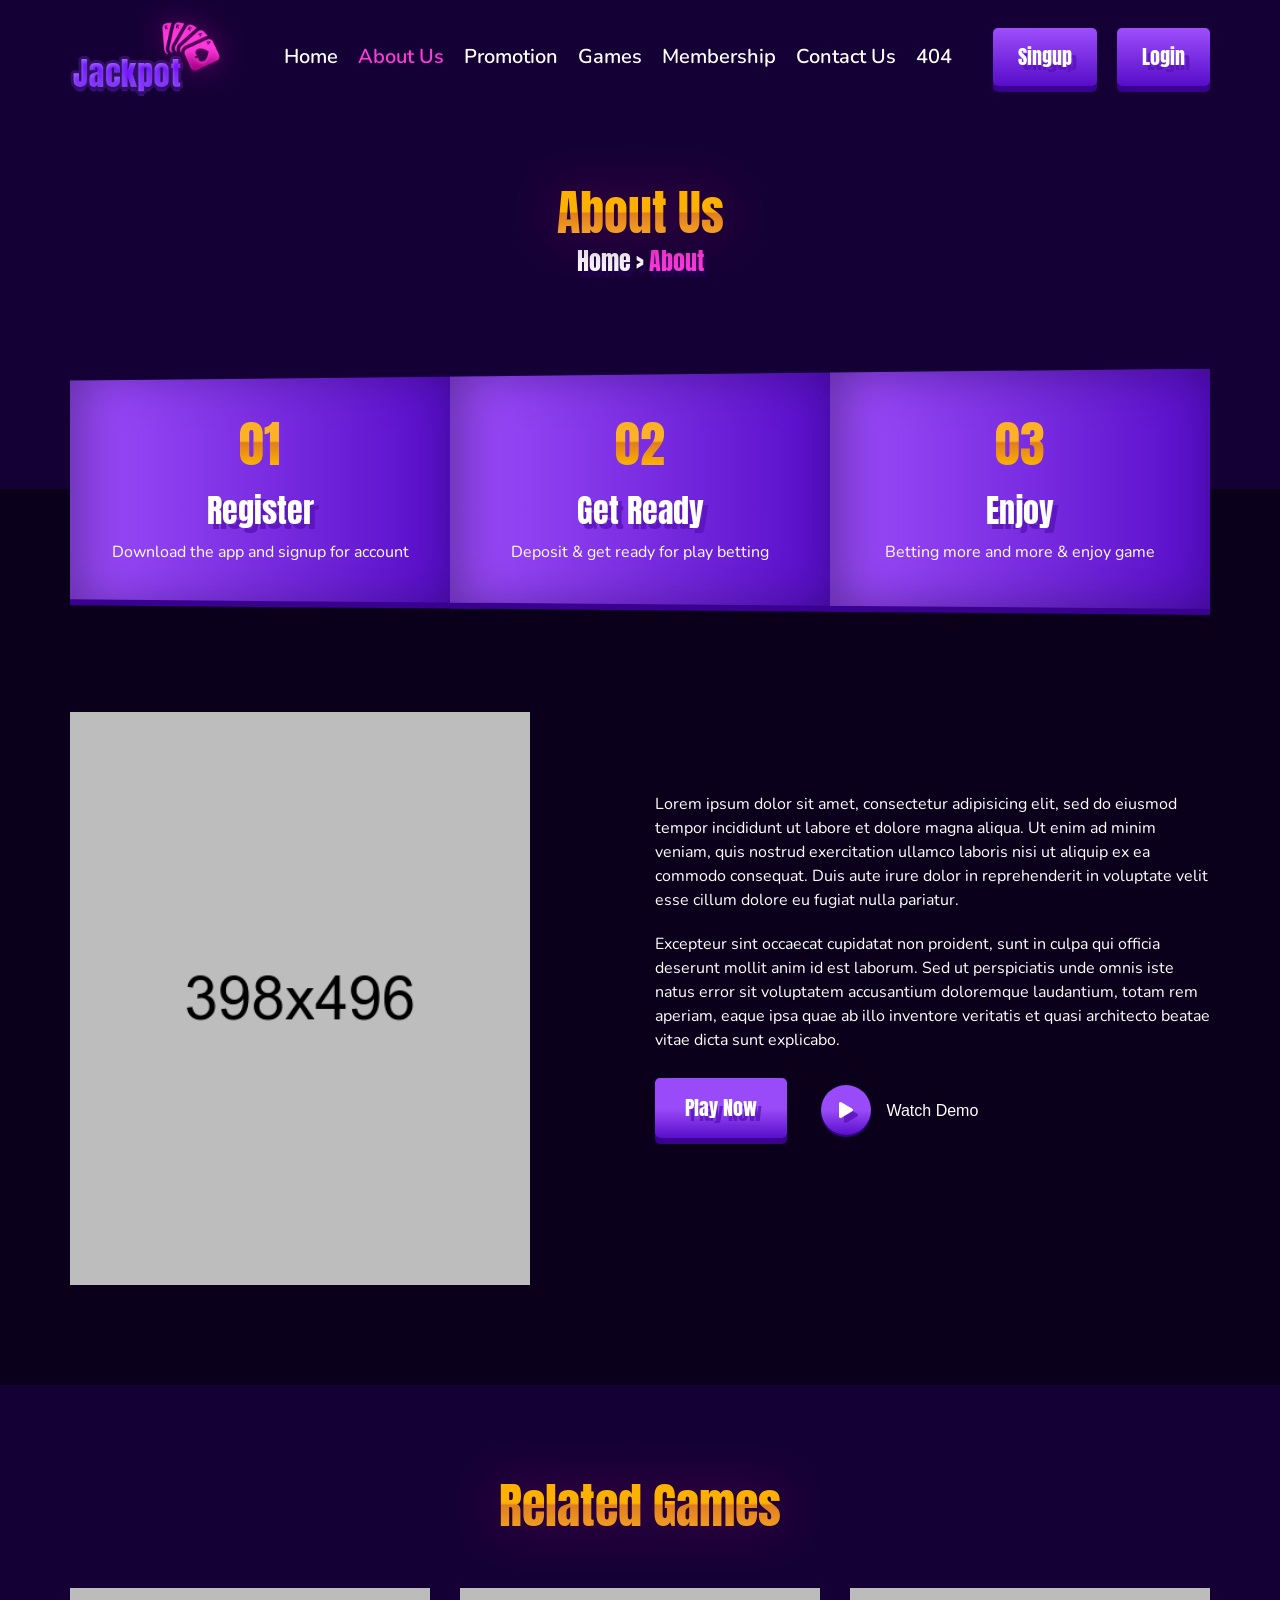
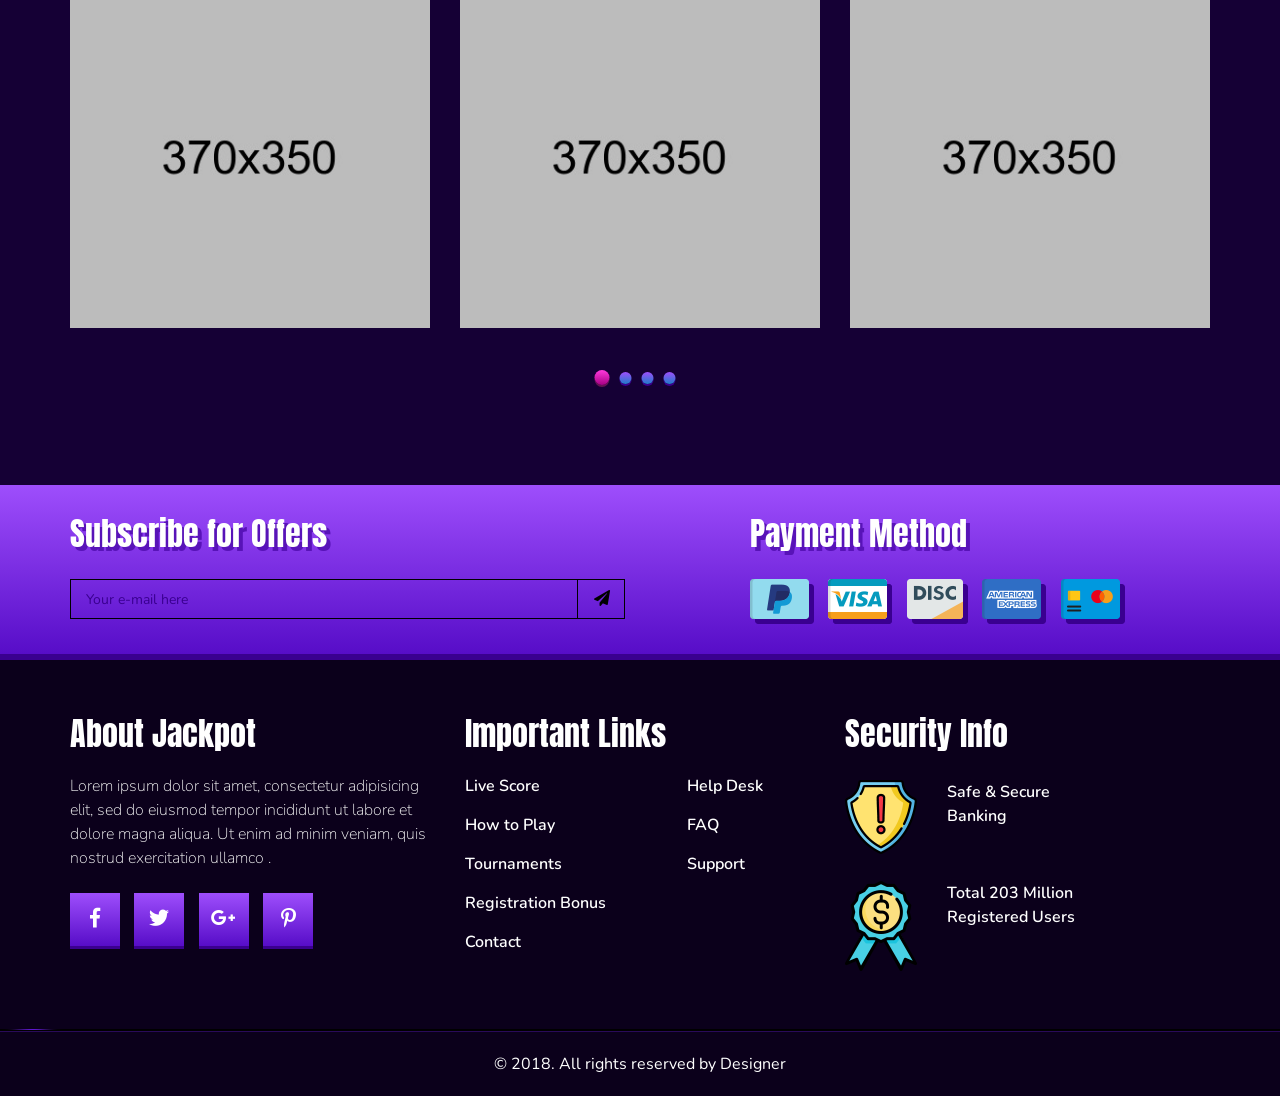
<file: html/about.html>
<!DOCTYPE html>
<html lang="en">

<head>
    <meta charset="UTF-8">
    <meta name="viewport" content="width=device-width, initial-scale=1, shrink-to-fit=no">
    <title>About</title>
    <link href="https://fonts.googleapis.com/css?family=Nunito:200,300,400,600,700,800,900" rel="stylesheet">
    <link href="https://fonts.googleapis.com/css?family=Anton" rel="stylesheet">
    <link rel="stylesheet" href="css/all.min.css">
    <link rel="stylesheet" href="css/venobox.css">
    <link rel="stylesheet" href="css/bootstrap.min.css">
    <link rel="stylesheet" href="css/slick.css">
    <link rel="stylesheet" href="css/style.css">
    <link rel="stylesheet" href="css/responsive.css">
</head>

<body>
    <!--=============================================
                    Menu part start
    ===========================================   -->
    <nav class="navbar navbar-expand-md menu_head">
        <div class="container p-md-0">
            <a class="navbar-brand" href="index.html"><img src="images/menu_logo.png" alt="menu_logo" class="img-fluid"></a>
            <button class="navbar-toggler" type="button" data-toggle="collapse" data-target="#navbarNav" aria-controls="navbarNav" aria-expanded="false" aria-label="Toggle navigation">
                <i class="fas fa-bars"></i>
            </button>
            <div class="collapse navbar-collapse main_menu" id="navbarNav">
                <ul class="navbar-nav m-auto">
                    <li class="nav-item">
                        <a class="nav-link" href="index.html">Home</a>
                    </li>
                    <li class="nav-item">
                        <a class="nav-link active" href="about.html">About Us</a>
                    </li>
                    <li class="nav-item">
                        <a class="nav-link" href="promotion.html">Promotion</a>
                    </li>
                    <li class="nav-item">
                        <a class="nav-link" href="game.html">Games</a>
                    </li>
                    <li class="nav-item">
                        <a class="nav-link" href="membership.html">Membership</a>
                    </li>
                    <li class="nav-item">
                        <a class="nav-link" href="contact.html">Contact Us</a>
                    </li>
                    <li class="nav-item">
                        <a class="nav-link" href="error404.html">404</a>
                    </li>
                </ul>
                <a href="sign_up.html">Singup</a>
                <a href="login.html">Login</a>
            </div>
        </div>
    </nav>
    <!--=============================================
                    Menu part end
    ==============================================-->

    <!--=============================================
                    About banner part Start
    ==============================================-->
    <section id="about_banner">
        <div class="container">
            <div class="row text-center">
                <div class="col-lg-12">
                    <div class="about_menu">
                        <h2>About Us</h2>
                        <div class="bread">
                            <a href="index.html">Home</a><span>&#62;</span><a class="active" href="about.html">About</a>
                        </div>
                    </div>
                </div>
            </div>
        </div>
    </section>
    <!--=============================================
                    About banner part end
    ==============================================-->

    <!--=============================================
                    About video part start
    ==============================================-->
    <section id="claim_part" class="client_bg">
        <div class="container">
            <div class="row flow_sha text-center d-none d-md-block">
                <div class="col-lg-12">
                    <div class="game_flow about_game">
                        <div class="row m-0">
                            <div class="col-md-4 border_shadow">
                                <div class="game_text">
                                    <h2><span>0</span><span>1</span></h2>
                                    <h3>Register</h3>
                                    <p>Download the app and signup for account</p>
                                </div>
                            </div>
                            <div class="col-md-4 border_shadow">
                                <div class="game_text">
                                    <h2>02</h2>
                                    <h3>Get Ready</h3>
                                    <p>Deposit &amp; get ready for play betting</p>
                                </div>
                            </div>
                            <div class="col-md-4 border_shadow">
                                <div class="game_text">
                                    <h2>03</h2>
                                    <h3>Enjoy</h3>
                                    <p>Betting more and more &amp; enjoy game</p>
                                </div>
                            </div>
                        </div>
                    </div>
                </div>
            </div>
            <div class="row flow_sha text-center d-md-none">
                <div class="col-lg-12">
                    <div class="game_flow about_flow">
                        <div class="row flow_slider">
                            <div class="col-lg-12 border_shadow">
                                <div class="game_text">
                                    <h2><span>0</span><span>1</span></h2>
                                    <h3>Register</h3>
                                    <p>Download the app and signup for account</p>
                                </div>
                            </div>
                            <div class="col-lg-12 border_shadow">
                                <div class="game_text">
                                    <h2>02</h2>
                                    <h3>Get Ready</h3>
                                    <p>Deposit &amp; get ready for play betting</p>
                                </div>
                            </div>
                            <div class="col-lg-12 border_shadow">
                                <div class="game_text">
                                    <h2>03</h2>
                                    <h3>Enjoy</h3>
                                    <p>Betting more and more &amp; enjoy game</p>
                                </div>
                            </div>
                            <div class="col-lg-12 border_shadow">
                                <div class="game_text">
                                    <h2><span>0</span><span>1</span></h2>
                                    <h3>Register</h3>
                                    <p>Download the app and signup for account</p>
                                </div>
                            </div>
                            <div class="col-lg-12 border_shadow">
                                <div class="game_text">
                                    <h2>02</h2>
                                    <h3>Get Ready</h3>
                                    <p>Deposit &amp; get ready for play betting</p>
                                </div>
                            </div>
                            <div class="col-lg-12 border_shadow">
                                <div class="game_text">
                                    <h2>03</h2>
                                    <h3>Enjoy</h3>
                                    <p>Betting more and more &amp; enjoy game</p>
                                </div>
                            </div>
                        </div>
                    </div>
                </div>
            </div>
            <div class="row abou_clie">
                <div class="col-md-5 pl-md-0">
                    <div class="claim_img">
                        <img src="images/about_page_game.png" class="img-fluid w-100" alt="claim_part">
                    </div>
                </div>
                <div class="col-lg-6 col-md-7 pr-md-0 offset-lg-1">
                    <div class="about_play">
                        <p class="d-none d-lg-block">Lorem ipsum dolor sit amet, consectetur adipisicing elit, sed do eiusmod tempor incididunt ut labore et dolore magna aliqua. Ut enim ad minim veniam, quis nostrud exercitation ullamco laboris nisi ut aliquip ex ea commodo consequat. Duis aute irure dolor in reprehenderit in voluptate velit esse cillum dolore eu fugiat nulla pariatur.
                            <span>Excepteur sint occaecat cupidatat non proident, sunt in culpa qui officia deserunt mollit anim id est laborum. Sed ut perspiciatis unde omnis iste natus error sit voluptatem accusantium doloremque laudantium, totam rem aperiam, eaque ipsa quae ab illo inventore veritatis et quasi architecto beatae vitae dicta sunt explicabo.</span></p>
                        <p class="d-lg-none">Lorem ipsum dolor sit amet, consectetur adipisicing elit, sed do eiusmod tempor incididunt ut labore et dolore magna aliqua. Ut enim ad minim veniam, quis nostrud exercitation ullamco laboris nisi ut aliquip ex ea commodo consequat.
                            <span>Excepteur sint occaecat cupidatat non proident, sunt in culpa qui officia deserunt mollit anim id est laborum. Sed ut perspiciatis unde omnis iste natus error sit voluptatem accusantium doloremque laudantium, totam rem aperiam, eaque ipsa quae ab illo inventore veritatis et quasi architecto beatae vitae dicta sunt explicabo.</span></p>
                        <a class="paly_1st" href="#">Play Now</a>
                        <a class="play_but venobox" data-autoplay="true" data-vbtype="video" href="https://youtu.be/h7TpEyHW3ck"><i class="fas fa-play"></i><span>Watch Demo</span></a>
                    </div>
                </div>
            </div>
        </div>
    </section>
    <!--=============================================
                    About video part end
    ===========================================   -->

    <!--=============================================
                  About Game part start
    ===========================================   -->
    <section id="game_part" class="about_page_game">
        <div class="container text-center p-md-0">
            <div class="row justify-content-center">
                <div class="col-lg-12">
                    <div class="game_head abt_game_head">
                        <span>Related Games</span>
                    </div>
                </div>
            </div>
            <div class="row about_game_slider">
                <div class="col-lg-12">
                    <div class="game_img">
                        <img src="images/about_1.jpg" class="img-fluid w-100" alt="about_1">
                        <div class="game_overly">
                            <h3>Casino Game</h3>
                            <a href="#">Play Now</a>
                        </div>
                    </div>
                </div>
                <div class="col-lg-12">
                    <div class="game_img">
                        <img src="images/about_2.jpg" class="img-fluid w-100" alt="about_2">
                        <div class="game_overly">
                            <h3>Casino Game</h3>
                            <a href="#">Play Now</a>
                        </div>
                    </div>
                </div>
                <div class="col-lg-12">
                    <div class="game_img">
                        <img src="images/about_3.jpg" class="img-fluid w-100" alt="about_3">
                        <div class="game_overly">
                            <h3>Casino Game</h3>
                            <a href="#">Play Now</a>
                        </div>
                    </div>
                </div>
                <div class="col-lg-12">
                    <div class="game_img">
                        <img src="images/about_2.jpg" class="img-fluid w-100" alt="about_2">
                        <div class="game_overly">
                            <h3>Casino Game</h3>
                            <a href="#">Play Now</a>
                        </div>
                    </div>
                </div>
            </div>
        </div>
    </section>
    <!--=============================================
                About Game part end
    ==============================================-->

    <!--=============================================
                    Payment part Start
    ==============================================-->
    <section id="payment_part">
        <div class="container">
            <div class="row">
                <div class="col-lg-6 col-md-6 col-12 pl-md-0">
                    <div class="subcrib">
                        <h3>Subscribe for Offers</h3>
                        <form action="#" class="pay_form">
                            <input type="email" placeholder="Your e-mail here">
                            <button class="pay_butt" type="submit">
                                <i class="fas fa-paper-plane"></i>
                            </button>
                        </form>
                    </div>
                </div>
                <div class="col-lg-5 col-md-6 col-12 pr-md-0 offset-lg-1">
                    <div class="pay_meth">
                        <h3>Payment Method</h3>
                        <a href="#"><img src="images/paycard1.png" alt="paycard1"></a>
                        <a href="#"><img src="images/paycard2.png" alt="paycard2"></a>
                        <a href="#"><img src="images/paycard3.png" alt="paycard3"></a>
                        <a href="#"><img src="images/paycard4.png" alt="paycard4"></a>
                        <a href="#"><img src="images/paycard5.png" alt="paycard5"></a>
                    </div>
                </div>
            </div>
        </div>
    </section>
    <!--=============================================
                    Payment part end
    ==============================================-->

    <!--=============================================
                    Footer part Start
    ==============================================-->
    <footer id="footer_part">
        <div class="container">
            <div class="row">
                <div class="col-lg-4 col-12 pl-md-0">
                    <div class="foot_about">
                        <h3>About Jackpot</h3>
                        <p>Lorem ipsum dolor sit amet, consectetur adipisicing elit, sed do eiusmod tempor incididunt ut labore et dolore magna aliqua. Ut enim ad minim veniam, quis nostrud exercitation ullamco .</p>
                        <a href="#"><i class="fab fa-facebook-f"></i></a>
                        <a href="#"><i class="fab fa-twitter"></i></a>
                        <a href="#"><i class="fab fa-google-plus-g"></i></a>
                        <a href="#"><i class="fab fa-pinterest-p"></i></a>
                    </div>
                </div>
                <div class="col-lg-4 col-sm-6 jhamela">
                    <div class="foot_info_head">
                        <h3>Important Links</h3>
                    </div>
                    <div class="row">
                        <div class="col-md-7">
                            <div class="foot_info_text">
                                <ul>
                                    <li><a href="#">Live Score</a></li>
                                    <li><a href="#">How to Play</a></li>
                                    <li><a href="#">Tournaments</a></li>
                                    <li><a href="#">Registration Bonus</a></li>
                                    <li><a href="#">Contact</a></li>
                                </ul>
                            </div>
                        </div>
                        <div class="col-md-5">
                            <div class="foot_info_text">
                                <ul>
                                    <li><a href="#">Help Desk</a></li>
                                    <li><a href="#">FAQ</a></li>
                                    <li><a href="#">Support</a></li>
                                </ul>
                            </div>
                        </div>
                    </div>
                </div>
                <div class="col-lg-4 col-sm-6 pr-md-0">
                    <div class="foot_secu">
                        <h3>Security Info</h3>
                        <div class="foot_secu_text">
                            <div class="">
                                <img src="images/foot_icon1.png" alt="foot_icon1">
                            </div>
                            <div class="">
                                <p>Safe &amp; Secure <span>Banking</span></p>
                            </div>
                        </div>
                        <div class="foot_secu_text">
                            <div class="">
                                <img src="images/foot_icon2.png" alt="foot_icon2">
                            </div>
                            <div class="">
                                <p>Total 203 Million <span>Registered Users</span></p>
                            </div>
                        </div>
                    </div>
                </div>
            </div>
        </div>
    </footer>

    <section>
        <div class="foot_bot text-center">
            <p>&copy; 2018. All rights reserved by Designer</p>
            <div class="effect">
                <img src="images/shape.png" alt="shape">
            </div>
        </div>
    </section>
    <!--=============================================
                    Footer part end
    ==============================================-->


    <script src="js/jquery-1.12.4.min.js"></script>
    <script src="js/popper.min.js"></script>
    <script src="js/bootstrap.min.js"></script>
    <script src="js/jquery.nicescroll.min.js"></script>
    <script src="js/jquery.countdown.min.js"></script>
    <script src="js/slick.min.js"></script>
    <script src="js/venobox.min.js"></script>
    <script src="js/script.js"></script>
</body>

</html>
</file>
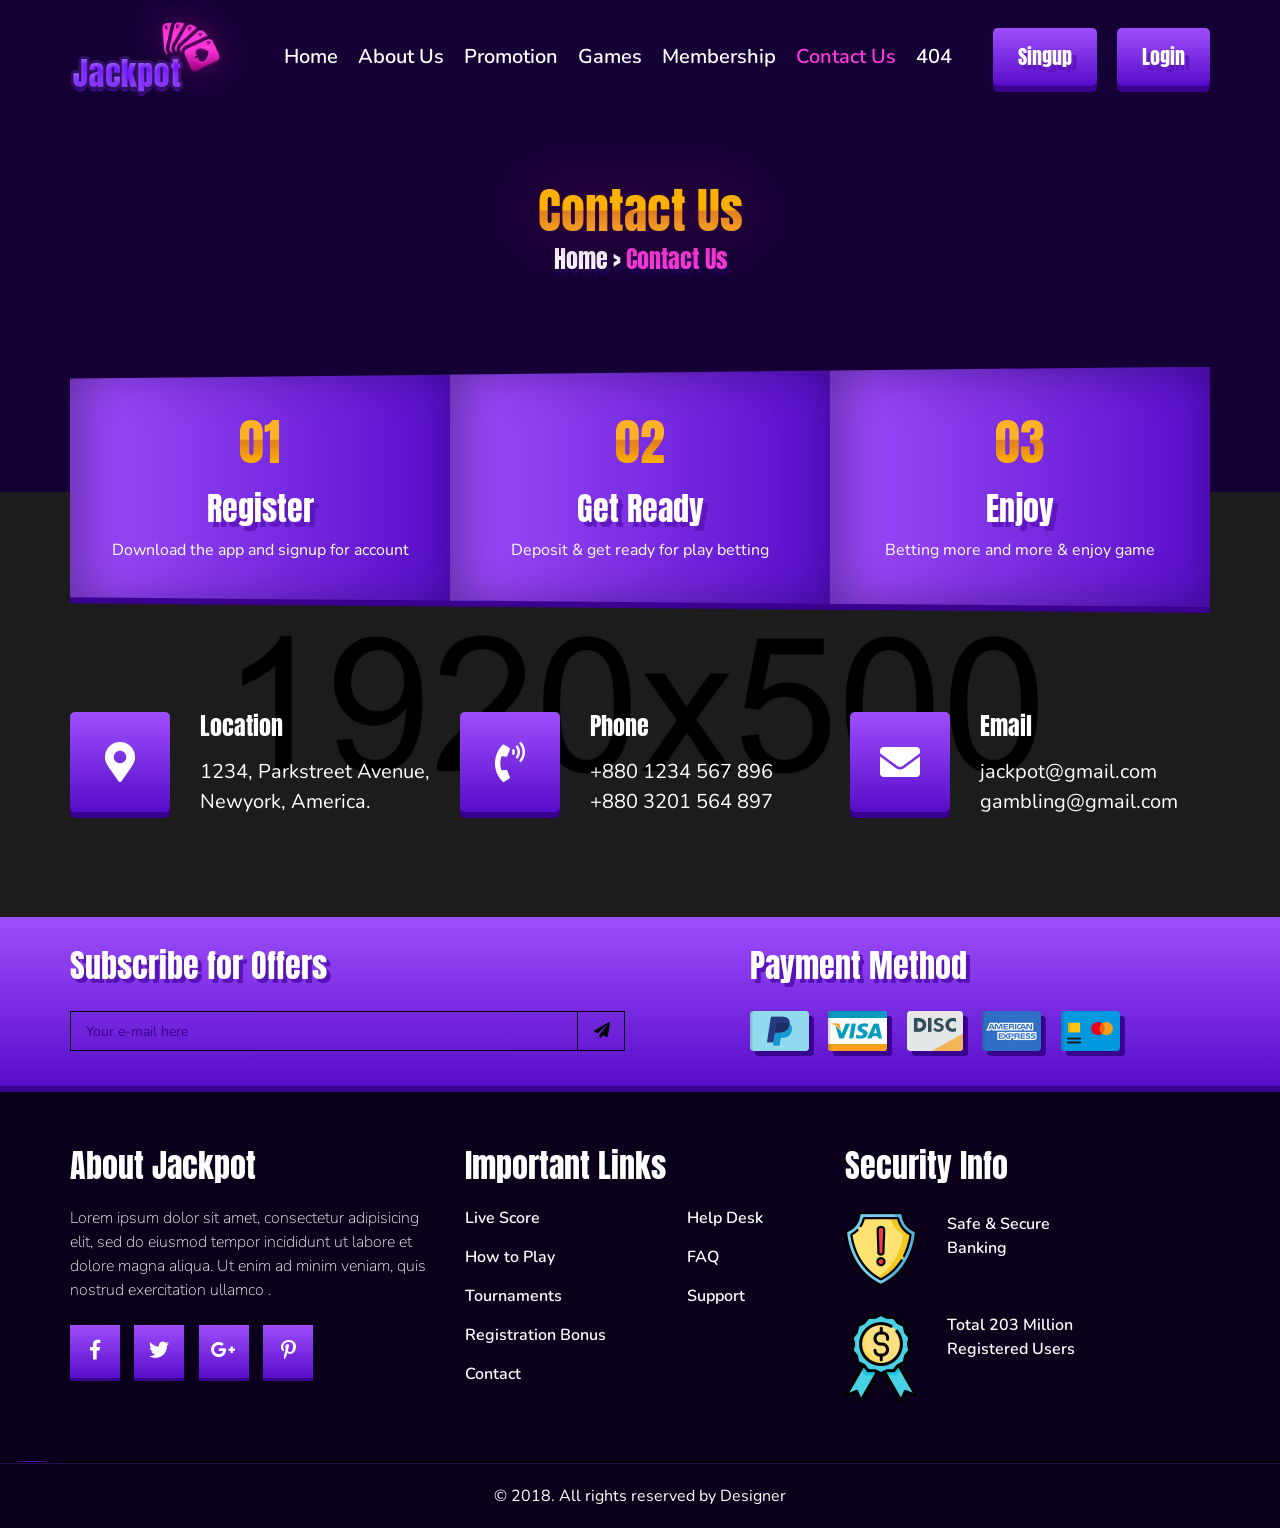
<file: html/contact.html>
<!DOCTYPE html>
<html lang="en">

<head>
    <meta charset="UTF-8">
    <meta name="viewport" content="width=device-width, initial-scale=1, shrink-to-fit=no">
    <title>Contact Us</title>
    <link href="https://fonts.googleapis.com/css?family=Nunito:200,300,400,600,700,800,900" rel="stylesheet">
    <link href="https://fonts.googleapis.com/css?family=Anton" rel="stylesheet">
    <link rel="stylesheet" href="css/all.min.css">
    <link rel="stylesheet" href="css/bootstrap.min.css">
    <link rel="stylesheet" href="css/slick.css">
    <link rel="stylesheet" href="css/style.css">
    <link rel="stylesheet" href="css/responsive.css">
</head>

<body>
    <!--=============================================
                    Menu part start
    ===========================================   -->
    <nav class="navbar navbar-expand-md menu_head">
        <div class="container p-md-0">
            <a class="navbar-brand" href="index.html"><img src="images/menu_logo.png" alt="menu_logo" class="img-fluid"></a>
            <button class="navbar-toggler" type="button" data-toggle="collapse" data-target="#navbarNav" aria-controls="navbarNav" aria-expanded="false" aria-label="Toggle navigation">
                <i class="fas fa-bars"></i>
            </button>
            <div class="collapse navbar-collapse main_menu" id="navbarNav">
                <ul class="navbar-nav m-auto">
                    <li class="nav-item">
                        <a class="nav-link" href="index.html">Home</a>
                    </li>
                    <li class="nav-item">
                        <a class="nav-link" href="about.html">About Us</a>
                    </li>
                    <li class="nav-item">
                        <a class="nav-link" href="promotion.html">Promotion</a>
                    </li>
                    <li class="nav-item">
                        <a class="nav-link" href="game.html">Games</a>
                    </li>
                    <li class="nav-item">
                        <a class="nav-link" href="membership.html">Membership</a>
                    </li>
                    <li class="nav-item">
                        <a class="nav-link active" href="contact.html">Contact Us</a>
                    </li>
                    <li class="nav-item">
                        <a class="nav-link" href="error404.html">404</a>
                    </li>
                </ul>
                <a href="sign_up.html">Singup</a>
                <a href="login.html">Login</a>
            </div>
        </div>
    </nav>
    <!--=============================================
                    Menu part end
    ==============================================-->

    <!--=============================================
                    Contact banner part Start
    ==============================================-->
    <section id="about_banner" class="contact_banner">
        <div class="container">
            <div class="row text-center">
                <div class="col-lg-12">
                    <div class="about_menu">
                        <h2>Contact Us</h2>
                        <div class="bread">
                            <a href="index.html">Home</a><span>&#62;</span><a class="active" href="contact.html">Contact Us</a>
                        </div>
                    </div>
                </div>
            </div>
        </div>
    </section>
    <!--=============================================
                    Contact banner part end
    ==============================================-->

    <!--=============================================
                    Contact main part start
    ==============================================-->
    <section id="contact_page">
        <div class="container">
            <div class="row flow_sha text-center d-none d-md-block">
                <div class="col-lg-12">
                    <div class="game_flow contact_game about_flow2">
                        <div class="row m-0">
                            <div class="col-md-4 border_shadow">
                                <div class="game_text">
                                    <h2><span>0</span><span>1</span></h2>
                                    <h3>Register</h3>
                                    <p>Download the app and signup for account</p>
                                </div>
                            </div>
                            <div class="col-md-4 border_shadow">
                                <div class="game_text">
                                    <h2>02</h2>
                                    <h3>Get Ready</h3>
                                    <p>Deposit &amp; get ready for play betting</p>
                                </div>
                            </div>
                            <div class="col-md-4 border_shadow">
                                <div class="game_text">
                                    <h2>03</h2>
                                    <h3>Enjoy</h3>
                                    <p>Betting more and more &amp; enjoy game</p>
                                </div>
                            </div>
                        </div>
                    </div>
                </div>
            </div>
            <div class="row flow_sha text-center d-md-none">
                <div class="col-lg-12">
                    <div class="game_flow contact_game about_flow">
                        <div class="row flow_slider">
                            <div class="col-lg-12 border_shadow">
                                <div class="game_text">
                                    <h2><span>0</span><span>1</span></h2>
                                    <h3>Register</h3>
                                    <p>Download the app and signup for account</p>
                                </div>
                            </div>
                            <div class="col-lg-12 border_shadow">
                                <div class="game_text">
                                    <h2>02</h2>
                                    <h3>Get Ready</h3>
                                    <p>Deposit &amp; get ready for play betting</p>
                                </div>
                            </div>
                            <div class="col-lg-12 border_shadow">
                                <div class="game_text">
                                    <h2>03</h2>
                                    <h3>Enjoy</h3>
                                    <p>Betting more and more &amp; enjoy game</p>
                                </div>
                            </div>
                            <div class="col-lg-12 border_shadow">
                                <div class="game_text">
                                    <h2><span>0</span><span>1</span></h2>
                                    <h3>Register</h3>
                                    <p>Download the app and signup for account</p>
                                </div>
                            </div>
                            <div class="col-lg-12 border_shadow">
                                <div class="game_text">
                                    <h2>02</h2>
                                    <h3>Get Ready</h3>
                                    <p>Deposit &amp; get ready for play betting</p>
                                </div>
                            </div>
                            <div class="col-lg-12 border_shadow">
                                <div class="game_text">
                                    <h2>03</h2>
                                    <h3>Enjoy</h3>
                                    <p>Betting more and more &amp; enjoy game</p>
                                </div>
                            </div>
                        </div>
                    </div>
                </div>
            </div>
        </div>
        <div class="container p-md-0">
            <div class="row cont_mar">
                <div class="col-md-4 col-12">
                    <div class="cont_address">
                        <div class="con_icon">
                            <i class="fas fa-map-marker-alt"></i>
                        </div>
                        <div class="address_text">
                            <h3>Location</h3>
                            <p>1234, Parkstreet Avenue, Newyork, America.</p>
                        </div>
                    </div>
                </div>
                <div class="col-md-4 col-12">
                    <div class="cont_address">
                        <div class="con_icon">
                            <i class="fas fa-phone-volume"></i>
                        </div>
                        <div class="address_text">
                            <h3>Phone</h3>
                            <p>+880 1234 567 896 <br>
                                +880 3201 564 897</p>
                        </div>
                    </div>
                </div>
                <div class="col-md-4 col-12">
                    <div class="cont_address">
                        <div class="con_icon">
                            <i class="fas fa-envelope"></i>
                        </div>
                        <div class="address_text">
                            <h3>Email</h3>
                            <p>jackpot@gmail.com<br>
                                gambling@gmail.com</p>
                        </div>
                    </div>
                </div>
            </div>
        </div>
    </section>
    <!--=============================================
                    Contact main part End
    ==============================================-->

    <!--=============================================
                    Payment part Start
    ==============================================-->
    <section id="payment_part">
        <div class="container">
            <div class="row">
                <div class="col-lg-6 col-md-6 col-12 pl-md-0">
                    <div class="subcrib">
                        <h3>Subscribe for Offers</h3>
                        <form action="#" class="pay_form">
                            <input type="email" placeholder="Your e-mail here">
                            <button class="pay_butt" type="submit">
                                <i class="fas fa-paper-plane"></i>
                            </button>
                        </form>
                    </div>
                </div>
                <div class="col-lg-5 col-md-6 col-12 pr-md-0 offset-lg-1">
                    <div class="pay_meth">
                        <h3>Payment Method</h3>
                        <a href="#"><img src="images/paycard1.png" alt="paycard1"></a>
                        <a href="#"><img src="images/paycard2.png" alt="paycard2"></a>
                        <a href="#"><img src="images/paycard3.png" alt="paycard3"></a>
                        <a href="#"><img src="images/paycard4.png" alt="paycard4"></a>
                        <a href="#"><img src="images/paycard5.png" alt="paycard5"></a>
                    </div>
                </div>
            </div>
        </div>
    </section>
    <!--=============================================
                    Payment part end
    ==============================================-->

    <!--=============================================
                    Footer part Start
    ==============================================-->
    <footer id="footer_part">
        <div class="container">
            <div class="row">
                <div class="col-lg-4 col-12 pl-md-0">
                    <div class="foot_about">
                        <h3>About Jackpot</h3>
                        <p>Lorem ipsum dolor sit amet, consectetur adipisicing elit, sed do eiusmod tempor incididunt ut labore et dolore magna aliqua. Ut enim ad minim veniam, quis nostrud exercitation ullamco .</p>
                        <a href="#"><i class="fab fa-facebook-f"></i></a>
                        <a href="#"><i class="fab fa-twitter"></i></a>
                        <a href="#"><i class="fab fa-google-plus-g"></i></a>
                        <a href="#"><i class="fab fa-pinterest-p"></i></a>
                    </div>
                </div>
                <div class="col-lg-4 col-sm-6 jhamela">
                    <div class="foot_info_head">
                        <h3>Important Links</h3>
                    </div>
                    <div class="row">
                        <div class="col-md-7">
                            <div class="foot_info_text">
                                <ul>
                                    <li><a href="#">Live Score</a></li>
                                    <li><a href="#">How to Play</a></li>
                                    <li><a href="#">Tournaments</a></li>
                                    <li><a href="#">Registration Bonus</a></li>
                                    <li><a href="#">Contact</a></li>
                                </ul>
                            </div>
                        </div>
                        <div class="col-md-5">
                            <div class="foot_info_text">
                                <ul>
                                    <li><a href="#">Help Desk</a></li>
                                    <li><a href="#">FAQ</a></li>
                                    <li><a href="#">Support</a></li>
                                </ul>
                            </div>
                        </div>
                    </div>
                </div>
                <div class="col-lg-4 col-sm-6 pr-md-0">
                    <div class="foot_secu">
                        <h3>Security Info</h3>
                        <div class="foot_secu_text">
                            <div class="">
                                <img src="images/foot_icon1.png" alt="foot_icon1">
                            </div>
                            <div class="">
                                <p>Safe &amp; Secure <span>Banking</span></p>
                            </div>
                        </div>
                        <div class="foot_secu_text">
                            <div class="">
                                <img src="images/foot_icon2.png" alt="foot_icon2">
                            </div>
                            <div class="">
                                <p>Total 203 Million <span>Registered Users</span></p>
                            </div>
                        </div>
                    </div>
                </div>
            </div>
        </div>
    </footer>

    <section>
        <div class="foot_bot text-center">
            <p>&copy; 2018. All rights reserved by Designer</p>
            <div class="effect">
                <img src="images/shape.png" alt="shape">
            </div>
        </div>
    </section>
    <!--=============================================
                    Footer part end
    ==============================================-->

    <script src="js/jquery-1.12.4.min.js"></script>
    <script src="js/popper.min.js"></script>
    <script src="js/bootstrap.min.js"></script>
    <script src="js/jquery.nicescroll.min.js"></script>
    <script src="js/jquery.countdown.min.js"></script>
    <script src="js/slick.min.js"></script>
    <script src="js/venobox.min.js"></script>
    <script src="js/script.js"></script>
</body>

</html>
</file>
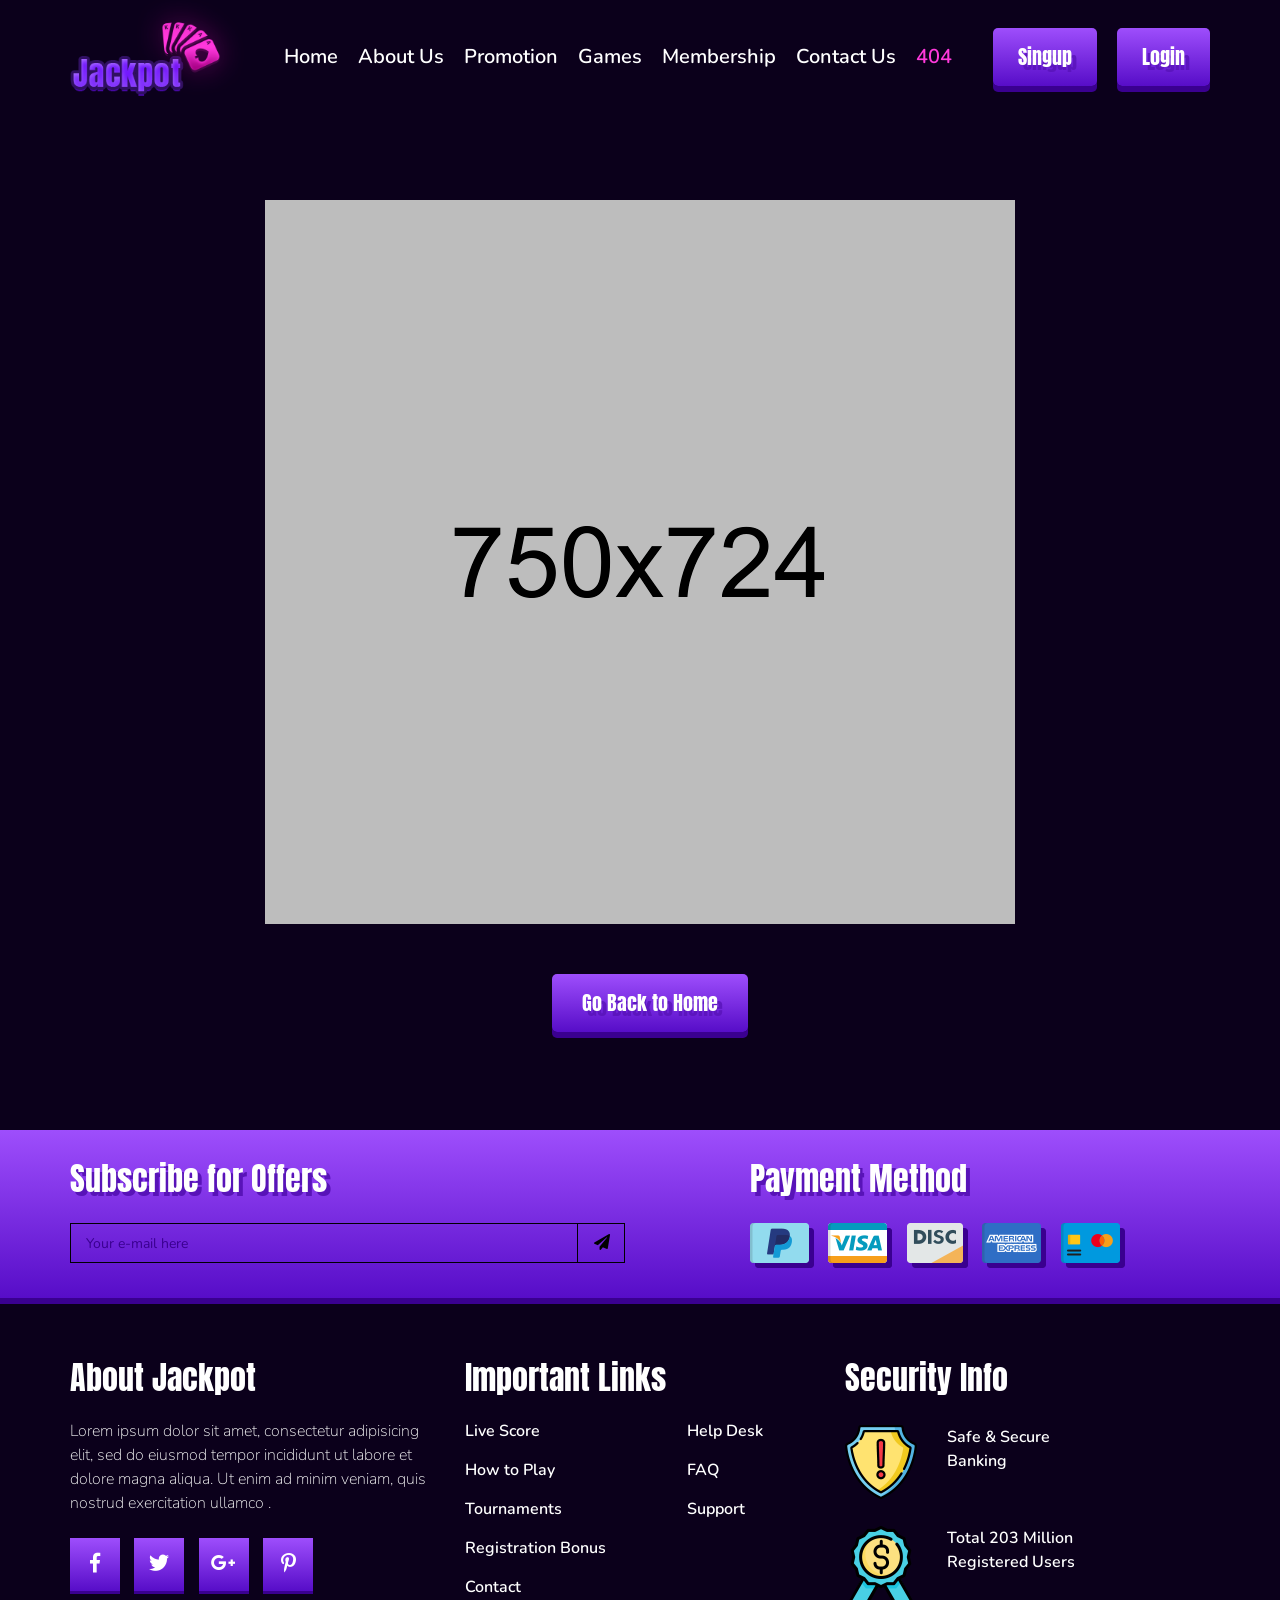
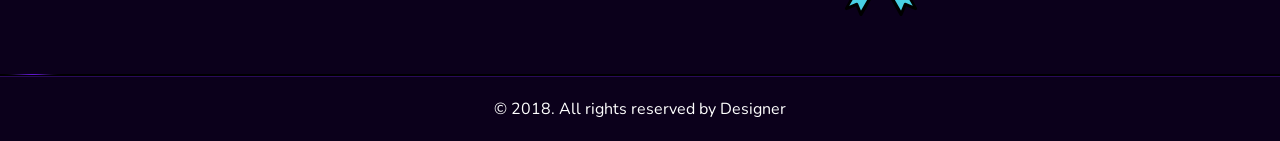
<file: html/error404.html>
<!DOCTYPE html>
<html lang="en">

<head>
    <meta charset="UTF-8">
    <meta name="viewport" content="width=device-width, initial-scale=1, shrink-to-fit=no">
    <title>Error 404</title>
    <link href="https://fonts.googleapis.com/css?family=Nunito:200,300,400,600,700,800,900" rel="stylesheet">
    <link href="https://fonts.googleapis.com/css?family=Anton" rel="stylesheet">
    <link rel="stylesheet" href="css/all.min.css">
    <link rel="stylesheet" href="css/venobox.css">
    <link rel="stylesheet" href="css/bootstrap.min.css">
    <link rel="stylesheet" href="css/slick.css">
    <link rel="stylesheet" href="css/style.css">
    <link rel="stylesheet" href="css/responsive.css">
</head>

<body>
    <!--=============================================
                    Menu part start
    ===========================================   -->
    <nav class="navbar navbar-expand-md menu_head">
        <div class="container p-md-0">
            <a class="navbar-brand" href="index.html"><img src="images/menu_logo.png" alt="menu_logo" class="img-fluid"></a>
            <button class="navbar-toggler" type="button" data-toggle="collapse" data-target="#navbarNav" aria-controls="navbarNav" aria-expanded="false" aria-label="Toggle navigation">
                <i class="fas fa-bars"></i>
            </button>
            <div class="collapse navbar-collapse main_menu" id="navbarNav">
                <ul class="navbar-nav m-auto">
                    <li class="nav-item">
                        <a class="nav-link" href="index.html">Home</a>
                    </li>
                    <li class="nav-item">
                        <a class="nav-link" href="about.html">About Us</a>
                    </li>
                    <li class="nav-item">
                        <a class="nav-link" href="promotion.html">Promotion</a>
                    </li>
                    <li class="nav-item">
                        <a class="nav-link" href="game.html">Games</a>
                    </li>
                    <li class="nav-item">
                        <a class="nav-link" href="membership.html">Membership</a>
                    </li>
                    <li class="nav-item">
                        <a class="nav-link" href="contact.html">Contact Us</a>
                    </li>
                    <li class="nav-item">
                        <a class="nav-link active" href="error404.html">404</a>
                    </li>
                </ul>
                <a href="sign_up.html">Singup</a>
                <a href="login.html">Login</a>
            </div>
        </div>
    </nav>
    <!--=============================================
                    Menu part end
    ==============================================-->

    <!--=============================================
                  Error 404 part start
    ==============================================-->
    <section id="claim_part" class="client_bg client_bg2">
        <div class="container">
            <div class="row">
                <div class="col-lg-12 text-center">
                    <div class="error_page_main">
                        <img src="images/08_404_Page.png" class="img-fluid" alt="08_404_Page">
                        <div class="error_btn">
                            <a href="index.html">Go Back to Home</a>
                        </div>
                    </div>
                </div>
            </div>
        </div>
    </section>
    <!--=============================================
                    Error 404 part end
    ===========================================   -->

    <!--=============================================
                    Payment part Start
    ==============================================-->
    <section id="payment_part">
        <div class="container">
            <div class="row">
                <div class="col-lg-6 col-md-6 col-12 pl-md-0">
                    <div class="subcrib">
                        <h3>Subscribe for Offers</h3>
                        <form action="#" class="pay_form">
                            <input type="email" placeholder="Your e-mail here">
                            <button class="pay_butt" type="submit">
                                <i class="fas fa-paper-plane"></i>
                            </button>
                        </form>
                    </div>
                </div>
                <div class="col-lg-5 col-md-6 col-12 pr-md-0 offset-lg-1">
                    <div class="pay_meth">
                        <h3>Payment Method</h3>
                        <a href="#"><img src="images/paycard1.png" alt="paycard1"></a>
                        <a href="#"><img src="images/paycard2.png" alt="paycard2"></a>
                        <a href="#"><img src="images/paycard3.png" alt="paycard3"></a>
                        <a href="#"><img src="images/paycard4.png" alt="paycard4"></a>
                        <a href="#"><img src="images/paycard5.png" alt="paycard5"></a>
                    </div>
                </div>
            </div>
        </div>
    </section>
    <!--=============================================
                    Payment part end
    ==============================================-->

    <!--=============================================
                    Footer part Start
    ==============================================-->
    <footer id="footer_part">
        <div class="container">
            <div class="row">
                <div class="col-lg-4 col-12 pl-md-0">
                    <div class="foot_about">
                        <h3>About Jackpot</h3>
                        <p>Lorem ipsum dolor sit amet, consectetur adipisicing elit, sed do eiusmod tempor incididunt ut labore et dolore magna aliqua. Ut enim ad minim veniam, quis nostrud exercitation ullamco .</p>
                        <a href="#"><i class="fab fa-facebook-f"></i></a>
                        <a href="#"><i class="fab fa-twitter"></i></a>
                        <a href="#"><i class="fab fa-google-plus-g"></i></a>
                        <a href="#"><i class="fab fa-pinterest-p"></i></a>
                    </div>
                </div>
                <div class="col-lg-4 col-sm-6 jhamela">
                    <div class="foot_info_head">
                        <h3>Important Links</h3>
                    </div>
                    <div class="row">
                        <div class="col-md-7">
                            <div class="foot_info_text">
                                <ul>
                                    <li><a href="#">Live Score</a></li>
                                    <li><a href="#">How to Play</a></li>
                                    <li><a href="#">Tournaments</a></li>
                                    <li><a href="#">Registration Bonus</a></li>
                                    <li><a href="#">Contact</a></li>
                                </ul>
                            </div>
                        </div>
                        <div class="col-md-5">
                            <div class="foot_info_text">
                                <ul>
                                    <li><a href="#">Help Desk</a></li>
                                    <li><a href="#">FAQ</a></li>
                                    <li><a href="#">Support</a></li>
                                </ul>
                            </div>
                        </div>
                    </div>
                </div>
                <div class="col-lg-4 col-sm-6 pr-md-0">
                    <div class="foot_secu">
                        <h3>Security Info</h3>
                        <div class="foot_secu_text">
                            <div class="">
                                <img src="images/foot_icon1.png" alt="foot_icon1">
                            </div>
                            <div class="">
                                <p>Safe &amp; Secure <span>Banking</span></p>
                            </div>
                        </div>
                        <div class="foot_secu_text">
                            <div class="">
                                <img src="images/foot_icon2.png" alt="foot_icon2">
                            </div>
                            <div class="">
                                <p>Total 203 Million <span>Registered Users</span></p>
                            </div>
                        </div>
                    </div>
                </div>
            </div>
        </div>
    </footer>

    <section>
        <div class="foot_bot text-center">
            <p>&copy; 2018. All rights reserved by Designer</p>
            <div class="effect">
                <img src="images/shape.png" alt="shape">
            </div>
        </div>
    </section>
    <!--=============================================
                    Footer part end
    ==============================================-->


    <script src="js/jquery-1.12.4.min.js"></script>
    <script src="js/popper.min.js"></script>
    <script src="js/bootstrap.min.js"></script>
    <script src="js/jquery.nicescroll.min.js"></script>
    <script src="js/jquery.countdown.min.js"></script>
    <script src="js/slick.min.js"></script>
    <script src="js/venobox.min.js"></script>
    <script src="js/script.js"></script>
</body>

</html>
</file>
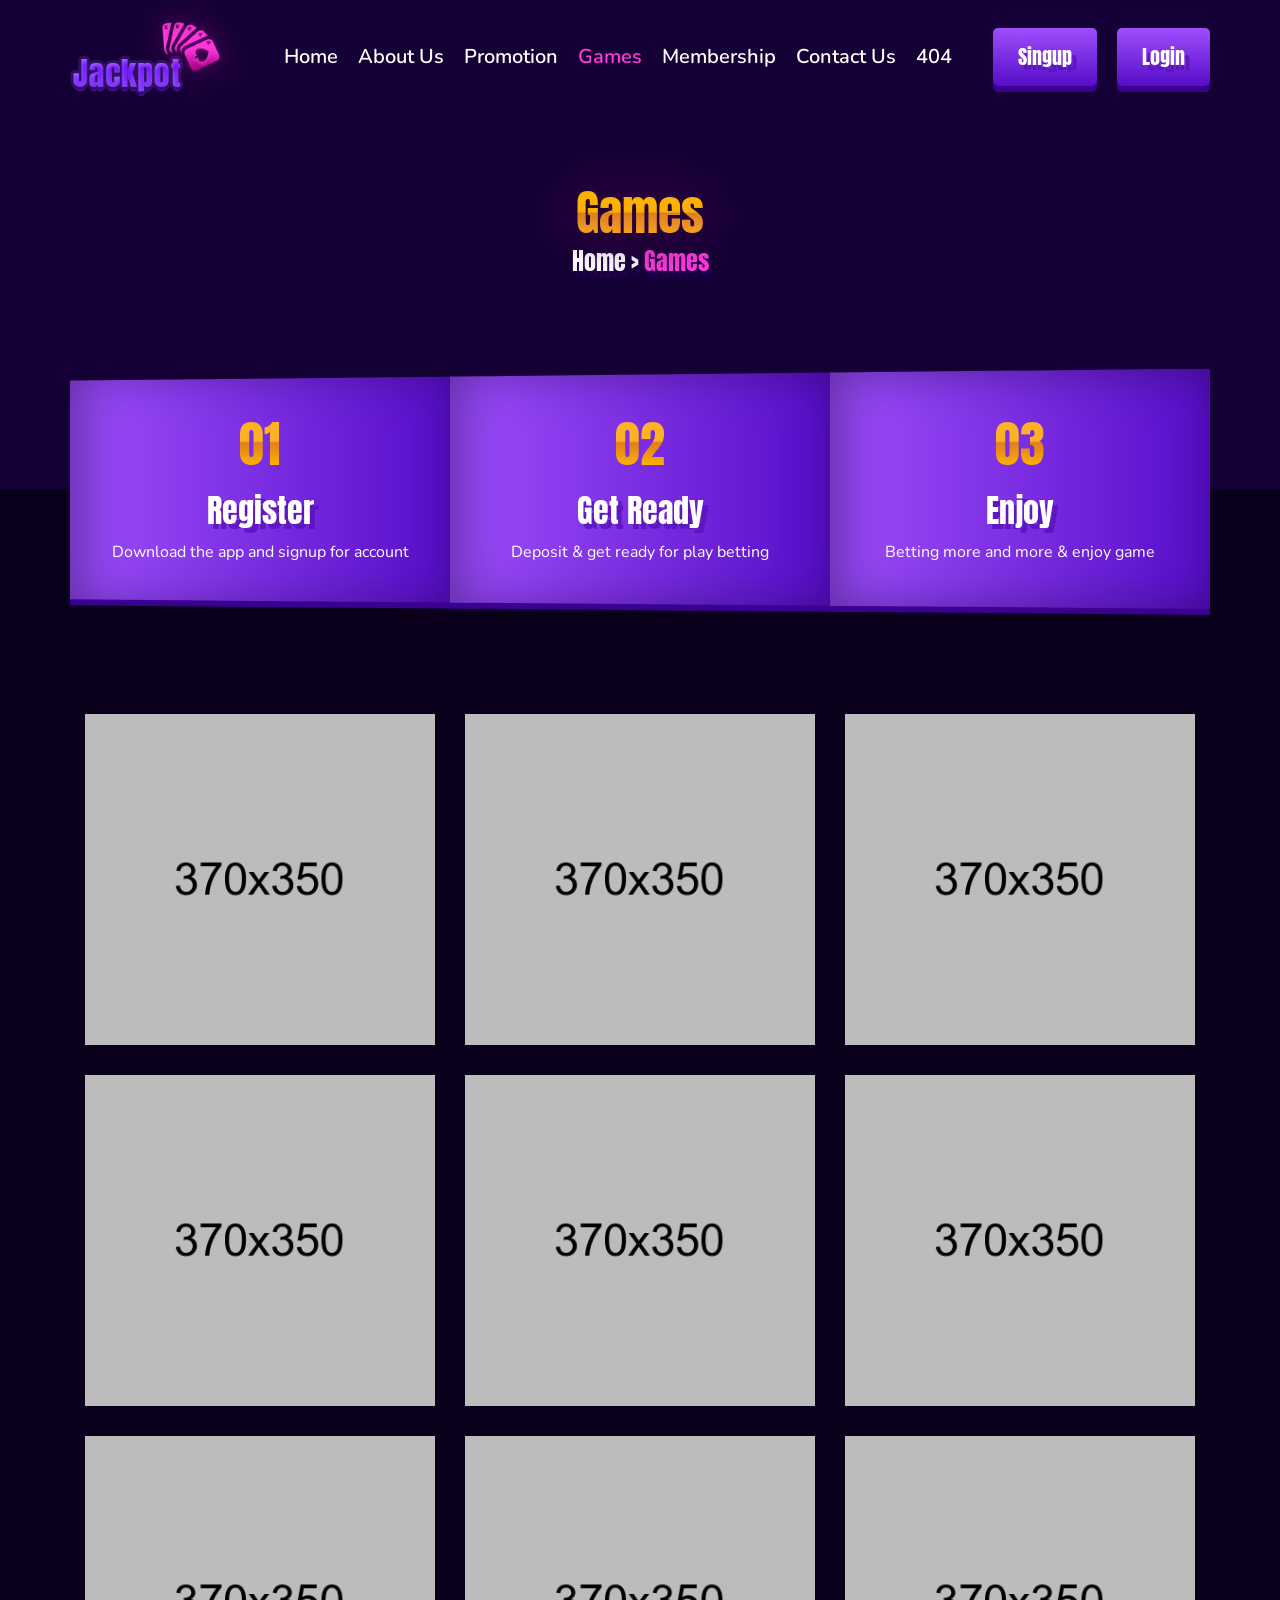
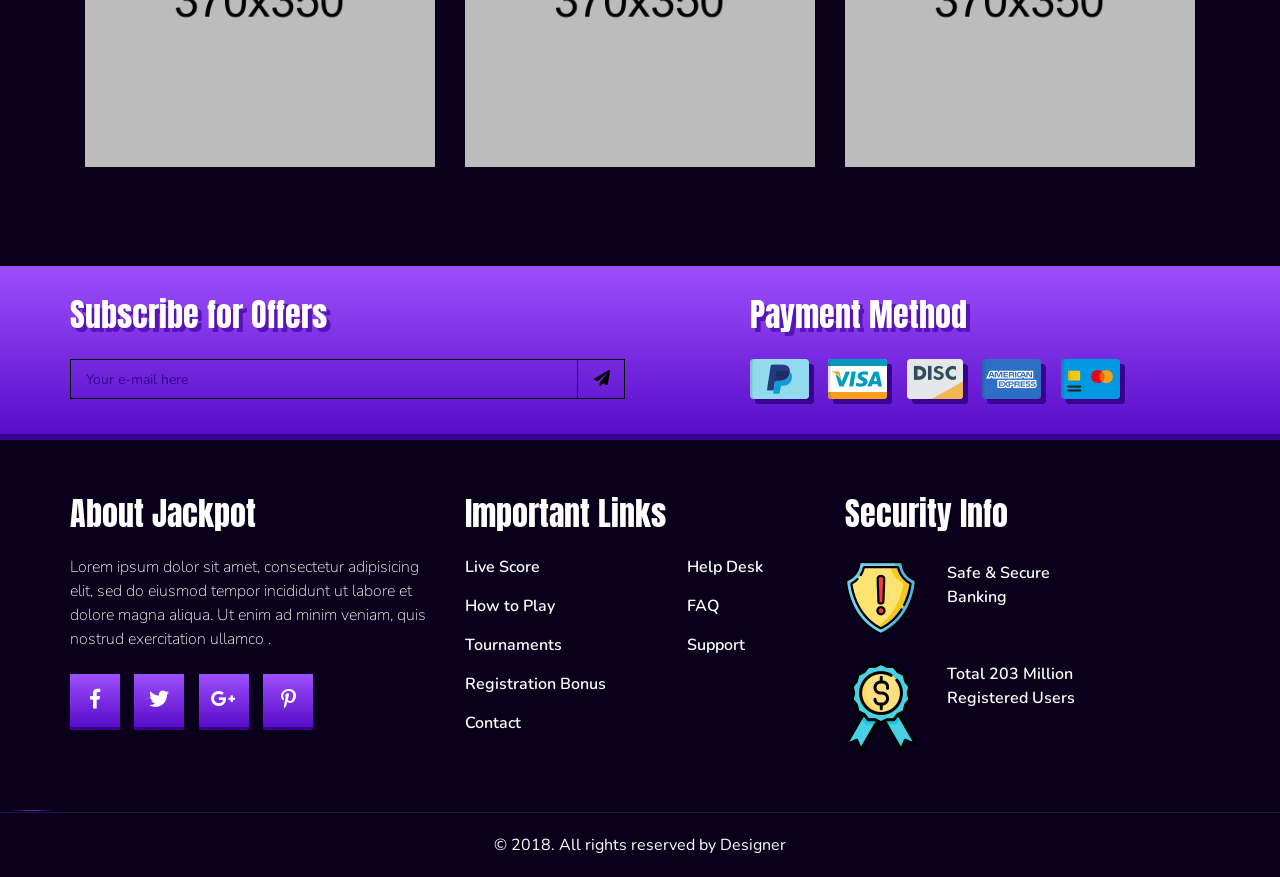
<file: html/game.html>
<!DOCTYPE html>
<html lang="en">

<head>
    <meta charset="UTF-8">
    <meta name="viewport" content="width=device-width, initial-scale=1, shrink-to-fit=no">
    <title>Game</title>
    <link href="https://fonts.googleapis.com/css?family=Nunito:200,300,400,600,700,800,900" rel="stylesheet">
    <link href="https://fonts.googleapis.com/css?family=Anton" rel="stylesheet">
    <link rel="stylesheet" href="css/all.min.css">
    <link rel="stylesheet" href="css/bootstrap.min.css">
    <link rel="stylesheet" href="css/slick.css">
    <link rel="stylesheet" href="css/style.css">
    <link rel="stylesheet" href="css/responsive.css">
</head>

<body>
    <!--=============================================
                    Menu part start
    ===========================================   -->
    <nav class="navbar navbar-expand-md menu_head">
        <div class="container p-md-0">
            <a class="navbar-brand" href="index.html"><img src="images/menu_logo.png" alt="menu_logo" class="img-fluid"></a>
            <button class="navbar-toggler" type="button" data-toggle="collapse" data-target="#navbarNav" aria-controls="navbarNav" aria-expanded="false" aria-label="Toggle navigation">
                <i class="fas fa-bars"></i>
            </button>
            <div class="collapse navbar-collapse main_menu" id="navbarNav">
                <ul class="navbar-nav m-auto">
                    <li class="nav-item">
                        <a class="nav-link" href="index.html">Home</a>
                    </li>
                    <li class="nav-item">
                        <a class="nav-link" href="about.html">About Us</a>
                    </li>
                    <li class="nav-item">
                        <a class="nav-link" href="promotion.html">Promotion</a>
                    </li>
                    <li class="nav-item">
                        <a class="nav-link active" href="game.html">Games</a>
                    </li>
                    <li class="nav-item">
                        <a class="nav-link" href="membership.html">Membership</a>
                    </li>
                    <li class="nav-item">
                        <a class="nav-link" href="contact.html">Contact Us</a>
                    </li>
                    <li class="nav-item">
                        <a class="nav-link" href="error404.html">404</a>
                    </li>
                </ul>
                <a href="sign_up.html">Singup</a>
                <a href="login.html">Login</a>
            </div>
        </div>
    </nav>
    <!--=============================================
                    Menu part end
    ==============================================-->

    <!--=============================================
                    Game banner part Start
    ==============================================-->
    <section id="about_banner" class="game_banner">
        <div class="container">
            <div class="row  text-center">
                <div class="col-lg-12">
                    <div class="about_menu">
                        <h2>Games</h2>
                        <div class="bread">
                            <a href="index.html">Home</a><span>&#62;</span><a class="active" href="game.html">Games</a>
                        </div>
                    </div>
                </div>
            </div>
        </div>
    </section>
    <!--=============================================
                    Game banner part end
    ==============================================-->

    <!--=============================================
                  Game part start
    ==============================================-->
    <section id="claim_part" class="client_bg client_bg2">
        <div class="container">
            <div class="row flow_sha text-center d-none d-md-block">
                <div class="col-lg-12">
                    <div class="game_flow about_game game_page about_flow2">
                        <div class="row m-0">
                            <div class="col-md-4 border_shadow">
                                <div class="game_text">
                                    <h2><span>0</span><span>1</span></h2>
                                    <h3>Register</h3>
                                    <p>Download the app and signup for account</p>
                                </div>
                            </div>
                            <div class="col-md-4 border_shadow">
                                <div class="game_text">
                                    <h2>02</h2>
                                    <h3>Get Ready</h3>
                                    <p>Deposit &amp; get ready for play betting</p>
                                </div>
                            </div>
                            <div class="col-md-4 border_shadow">
                                <div class="game_text">
                                    <h2>03</h2>
                                    <h3>Enjoy</h3>
                                    <p>Betting more and more &amp; enjoy game</p>
                                </div>
                            </div>
                        </div>
                    </div>
                </div>
            </div>
            <div class="row flow_sha text-center d-md-none">
                <div class="col-lg-12">
                    <div class="game_flow about_flow game_page_flow">
                        <div class="row flow_slider">
                            <div class="col-lg-12 border_shadow">
                                <div class="game_text">
                                    <h2><span>0</span><span>1</span></h2>
                                    <h3>Register</h3>
                                    <p>Download the app and signup for account</p>
                                </div>
                            </div>
                            <div class="col-lg-12 border_shadow">
                                <div class="game_text">
                                    <h2>02</h2>
                                    <h3>Get Ready</h3>
                                    <p>Deposit &amp; get ready for play betting</p>
                                </div>
                            </div>
                            <div class="col-lg-12 border_shadow">
                                <div class="game_text">
                                    <h2>03</h2>
                                    <h3>Enjoy</h3>
                                    <p>Betting more and more &amp; enjoy game</p>
                                </div>
                            </div>
                            <div class="col-lg-12 border_shadow">
                                <div class="game_text">
                                    <h2><span>0</span><span>1</span></h2>
                                    <h3>Register</h3>
                                    <p>Download the app and signup for account</p>
                                </div>
                            </div>
                            <div class="col-lg-12 border_shadow">
                                <div class="game_text">
                                    <h2>02</h2>
                                    <h3>Get Ready</h3>
                                    <p>Deposit &amp; get ready for play betting</p>
                                </div>
                            </div>
                            <div class="col-lg-12 border_shadow">
                                <div class="game_text">
                                    <h2>03</h2>
                                    <h3>Enjoy</h3>
                                    <p>Betting more and more &amp; enjoy game</p>
                                </div>
                            </div>
                        </div>
                    </div>
                </div>
            </div>
            <div class="row main_game">
                <div class="col-md-4 col-sm-6">
                    <div class="game_img game_img2 game_margin game_margin2">
                        <img src="images/about_1.jpg" class="img-fluid w-100" alt="about_1">
                        <div class="game_overly">
                            <h3>Casino Game</h3>
                            <a href="#">Play Now</a>
                        </div>
                    </div>
                </div>
                <div class="col-md-4 col-sm-6">
                    <div class="game_img game_img2 game_margin game_margin2">
                        <img src="images/about_2.jpg" class="img-fluid w-100" alt="about_2">
                        <div class="game_overly">
                            <h3>Casino Game</h3>
                            <a href="#">Play Now</a>
                        </div>
                    </div>
                </div>
                <div class="col-md-4 col-sm-6">
                    <div class="game_img game_img2 game_margin2">
                        <img src="images/about_3.jpg" class="img-fluid w-100" alt="about_3">
                        <div class="game_overly">
                            <h3>Casino Game</h3>
                            <a href="#">Play Now</a>
                        </div>
                    </div>
                </div>
                <div class="col-md-4 col-sm-6">
                    <div class="game_img game_img_pad">
                        <img src="images/03_Games4.jpg" class="img-fluid w-100" alt="03_Games4">
                        <div class="game_overly">
                            <h3>Casino Game</h3>
                            <a href="#">Play Now</a>
                        </div>
                    </div>
                </div>
                <div class="col-md-4 col-sm-6">
                    <div class="game_img game_img_pad">
                        <img src="images/03_Games5.jpg" class="img-fluid w-100" alt="03_Games5">
                        <div class="game_overly">
                            <h3>Casino Game</h3>
                            <a href="#">Play Now</a>
                        </div>
                    </div>
                </div>
                <div class="col-md-4 col-sm-6">
                    <div class="game_img game_img_pad">
                        <img src="images/03_Games6.jpg" class="img-fluid w-100" alt="03_Games6">
                        <div class="game_overly">
                            <h3>Casino Game</h3>
                            <a href="#">Play Now</a>
                        </div>
                    </div>
                </div>
                <div class="col-md-4 col-sm-6">
                    <div class="game_img game_img_pad">
                        <img src="images/03_Games7.jpg" class="img-fluid w-100" alt="03_Games7">
                        <div class="game_overly">
                            <h3>Casino Game</h3>
                            <a href="#">Play Now</a>
                        </div>
                    </div>
                </div>
                <div class="col-md-4 col-sm-6">
                    <div class="game_img game_img_pad">
                        <img src="images/03_Games8.jpg" class="img-fluid w-100" alt="03_Games8">
                        <div class="game_overly">
                            <h3>Casino Game</h3>
                            <a href="#">Play Now</a>
                        </div>
                    </div>
                </div>
                <div class="col-md-4 col-sm-6">
                    <div class="game_img game_img_pad">
                        <img src="images/03_Games9.jpg" class="img-fluid w-100" alt="03_Games9">
                        <div class="game_overly">
                            <h3>Casino Game</h3>
                            <a href="#">Play Now</a>
                        </div>
                    </div>
                </div>
                <div class="col-md-4 col-sm-6 d-none d-sm-block d-md-none">
                    <div class="game_img">
                        <img src="images/about_3.jpg" class="img-fluid w-100" alt="about_3">
                        <div class="game_overly">
                            <h3>Casino Game</h3>
                            <a href="#">Play Now</a>
                        </div>
                    </div>
                </div>
            </div>
        </div>
    </section>

    <!--=============================================
                    Game part end
    ===========================================   -->

    <!--=============================================
                    Payment part Start
    ==============================================-->
    <section id="payment_part">
        <div class="container">
            <div class="row">
                <div class="col-lg-6 col-md-6 col-12 pl-md-0">
                    <div class="subcrib">
                        <h3>Subscribe for Offers</h3>
                        <form action="#" class="pay_form">
                            <input type="email" placeholder="Your e-mail here">
                            <button class="pay_butt" type="submit">
                                <i class="fas fa-paper-plane"></i>
                            </button>
                        </form>
                    </div>
                </div>
                <div class="col-lg-5 col-md-6 col-12 pr-md-0 offset-lg-1">
                    <div class="pay_meth">
                        <h3>Payment Method</h3>
                        <a href="#"><img src="images/paycard1.png" alt="paycard1"></a>
                        <a href="#"><img src="images/paycard2.png" alt="paycard2"></a>
                        <a href="#"><img src="images/paycard3.png" alt="paycard3"></a>
                        <a href="#"><img src="images/paycard4.png" alt="paycard4"></a>
                        <a href="#"><img src="images/paycard5.png" alt="paycard5"></a>
                    </div>
                </div>
            </div>
        </div>
    </section>
    <!--=============================================
                    Payment part end
    ==============================================-->

    <!--=============================================
                    Footer part Start
    ==============================================-->
    <footer id="footer_part">
        <div class="container">
            <div class="row">
                <div class="col-lg-4 col-12 pl-md-0">
                    <div class="foot_about">
                        <h3>About Jackpot</h3>
                        <p>Lorem ipsum dolor sit amet, consectetur adipisicing elit, sed do eiusmod tempor incididunt ut labore et dolore magna aliqua. Ut enim ad minim veniam, quis nostrud exercitation ullamco .</p>
                        <a href="#"><i class="fab fa-facebook-f"></i></a>
                        <a href="#"><i class="fab fa-twitter"></i></a>
                        <a href="#"><i class="fab fa-google-plus-g"></i></a>
                        <a href="#"><i class="fab fa-pinterest-p"></i></a>
                    </div>
                </div>
                <div class="col-lg-4 col-sm-6 jhamela">
                    <div class="foot_info_head">
                        <h3>Important Links</h3>
                    </div>
                    <div class="row">
                        <div class="col-md-7">
                            <div class="foot_info_text">
                                <ul>
                                    <li><a href="#">Live Score</a></li>
                                    <li><a href="#">How to Play</a></li>
                                    <li><a href="#">Tournaments</a></li>
                                    <li><a href="#">Registration Bonus</a></li>
                                    <li><a href="#">Contact</a></li>
                                </ul>
                            </div>
                        </div>
                        <div class="col-md-5">
                            <div class="foot_info_text">
                                <ul>
                                    <li><a href="#">Help Desk</a></li>
                                    <li><a href="#">FAQ</a></li>
                                    <li><a href="#">Support</a></li>
                                </ul>
                            </div>
                        </div>
                    </div>
                </div>
                <div class="col-lg-4 col-sm-6 pr-md-0">
                    <div class="foot_secu">
                        <h3>Security Info</h3>
                        <div class="foot_secu_text">
                            <div class="">
                                <img src="images/foot_icon1.png" alt="foot_icon1">
                            </div>
                            <div class="">
                                <p>Safe &amp; Secure <span>Banking</span></p>
                            </div>
                        </div>
                        <div class="foot_secu_text">
                            <div class="">
                                <img src="images/foot_icon2.png" alt="foot_icon2">
                            </div>
                            <div class="">
                                <p>Total 203 Million <span>Registered Users</span></p>
                            </div>
                        </div>
                    </div>
                </div>
            </div>
        </div>
    </footer>

    <section>
        <div class="foot_bot text-center">
            <p>&copy; 2018. All rights reserved by Designer</p>
            <div class="effect">
                <img src="images/shape.png" alt="shape">
            </div>
        </div>
    </section>
    <!--=============================================
                    Footer part end
    ==============================================-->



    <script src="js/jquery-1.12.4.min.js"></script>
    <script src="js/popper.min.js"></script>
    <script src="js/bootstrap.min.js"></script>
    <script src="js/jquery.nicescroll.min.js"></script>
    <script src="js/jquery.countdown.min.js"></script>
    <script src="js/slick.min.js"></script>
    <script src="js/venobox.min.js"></script>
    <script src="js/script.js"></script>
</body>

</html>
</file>
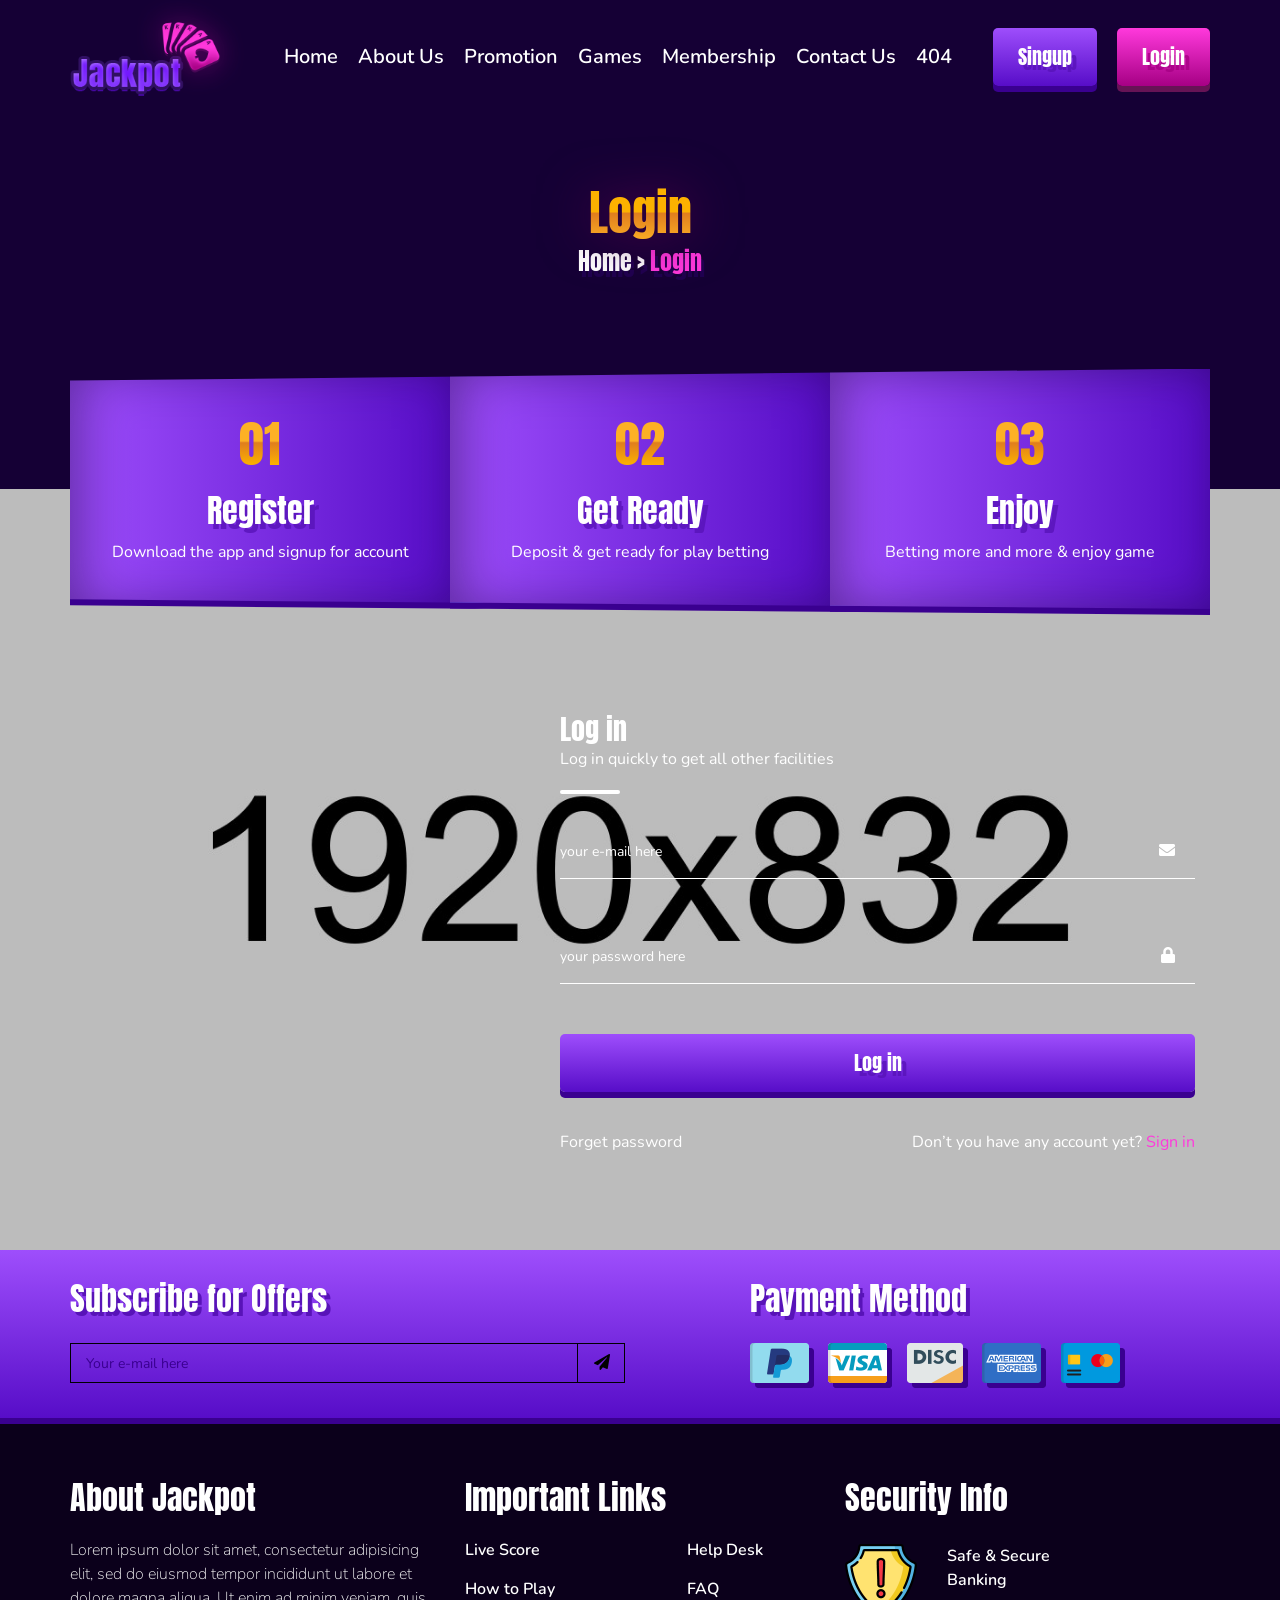
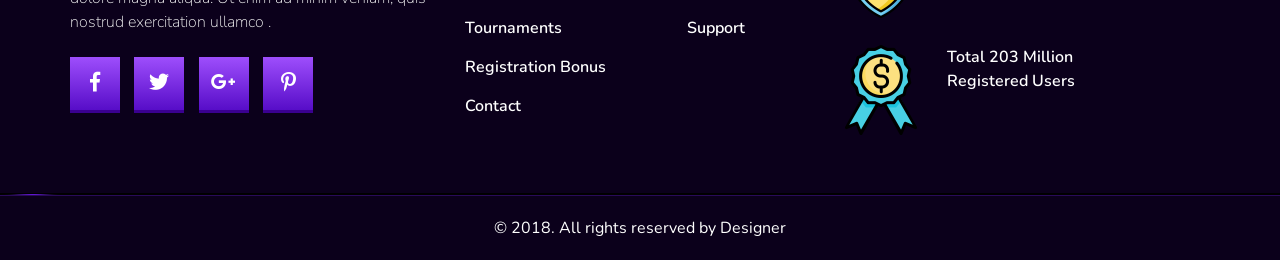
<file: html/login.html>
<!DOCTYPE html>
<html lang="en">

<head>
    <meta charset="UTF-8">
    <meta name="viewport" content="width=device-width, initial-scale=1, shrink-to-fit=no">
    <title>Login</title>
    <link href="https://fonts.googleapis.com/css?family=Nunito:200,300,400,600,700,800,900" rel="stylesheet">
    <link href="https://fonts.googleapis.com/css?family=Anton" rel="stylesheet">
    <link rel="stylesheet" href="css/all.min.css">
    <link rel="stylesheet" href="css/venobox.css">
    <link rel="stylesheet" href="css/bootstrap.min.css">
    <link rel="stylesheet" href="css/slick.css">
    <link rel="stylesheet" href="css/style.css">
    <link rel="stylesheet" href="css/responsive.css">
</head>

<body>
    <!--=============================================
                    Menu part start
    ===========================================   -->
    <nav class="navbar navbar-expand-md menu_head">
        <div class="container p-md-0">
            <a class="navbar-brand" href="index.html"><img src="images/menu_logo.png" alt="menu_logo" class="img-fluid"></a>
            <button class="navbar-toggler" type="button" data-toggle="collapse" data-target="#navbarNav" aria-controls="navbarNav" aria-expanded="false" aria-label="Toggle navigation">
                <i class="fas fa-bars"></i>
            </button>
            <div class="collapse navbar-collapse main_menu" id="navbarNav">
                <ul class="navbar-nav m-auto">
                    <li class="nav-item">
                        <a class="nav-link" href="index.html">Home</a>
                    </li>
                    <li class="nav-item">
                        <a class="nav-link" href="about.html">About Us</a>
                    </li>
                    <li class="nav-item">
                        <a class="nav-link" href="promotion.html">Promotion</a>
                    </li>
                    <li class="nav-item">
                        <a class="nav-link" href="game.html">Games</a>
                    </li>
                    <li class="nav-item">
                        <a class="nav-link" href="membership.html">Membership</a>
                    </li>
                    <li class="nav-item">
                        <a class="nav-link" href="contact.html">Contact Us</a>
                    </li>
                    <li class="nav-item">
                        <a class="nav-link" href="error404.html">404</a>
                    </li>
                </ul>
                <a href="sign_up.html">Singup</a>
                <a class="active" href="login.html">Login</a>
            </div>
        </div>
    </nav>
    <!--=============================================
                    Menu part end
    ==============================================-->

    <!--=============================================
                    Login banner part Start
    ==============================================-->
    <section id="about_banner">
        <div class="container">
            <div class="row text-center">
                <div class="col-lg-12">
                    <div class="about_menu">
                        <h2>Login</h2>
                        <div class="bread">
                            <a href="index.html">Home</a><span>&#62;</span><a class="active" href="login.html">Login</a>
                        </div>
                    </div>
                </div>
            </div>
        </div>
    </section>
    <!--=============================================
                    Login banner part end
    ==============================================-->

    <!--=============================================
                  Login part start
    ==============================================-->
    <section id="claim_part" class="client_bg client_bg2 sign_form_part login_form_part">
        <div class="container">
            <div class="row flow_sha text-center d-none d-md-block">
                <div class="col-lg-12">
                    <div class="game_flow about_game game_page about_flow2">
                        <div class="row m-0">
                            <div class="col-md-4 border_shadow">
                                <div class="game_text">
                                    <h2><span>0</span><span>1</span></h2>
                                    <h3>Register</h3>
                                    <p>Download the app and signup for account</p>
                                </div>
                            </div>
                            <div class="col-md-4 border_shadow">
                                <div class="game_text">
                                    <h2>02</h2>
                                    <h3>Get Ready</h3>
                                    <p>Deposit &amp; get ready for play betting</p>
                                </div>
                            </div>
                            <div class="col-md-4 border_shadow">
                                <div class="game_text">
                                    <h2>03</h2>
                                    <h3>Enjoy</h3>
                                    <p>Betting more and more &amp; enjoy game</p>
                                </div>
                            </div>
                        </div>
                    </div>
                </div>
            </div>
            <div class="row flow_sha text-center d-md-none">
                <div class="col-lg-12">
                    <div class="game_flow about_flow game_page_flow">
                        <div class="row flow_slider">
                            <div class="col-lg-12 border_shadow">
                                <div class="game_text">
                                    <h2><span>0</span><span>1</span></h2>
                                    <h3>Register</h3>
                                    <p>Download the app and signup for account</p>
                                </div>
                            </div>
                            <div class="col-lg-12 border_shadow">
                                <div class="game_text">
                                    <h2>02</h2>
                                    <h3>Get Ready</h3>
                                    <p>Deposit &amp; get ready for play betting</p>
                                </div>
                            </div>
                            <div class="col-lg-12 border_shadow">
                                <div class="game_text">
                                    <h2>03</h2>
                                    <h3>Enjoy</h3>
                                    <p>Betting more and more &amp; enjoy game</p>
                                </div>
                            </div>
                            <div class="col-lg-12 border_shadow">
                                <div class="game_text">
                                    <h2><span>0</span><span>1</span></h2>
                                    <h3>Register</h3>
                                    <p>Download the app and signup for account</p>
                                </div>
                            </div>
                            <div class="col-lg-12 border_shadow">
                                <div class="game_text">
                                    <h2>02</h2>
                                    <h3>Get Ready</h3>
                                    <p>Deposit &amp; get ready for play betting</p>
                                </div>
                            </div>
                            <div class="col-lg-12 border_shadow">
                                <div class="game_text">
                                    <h2>03</h2>
                                    <h3>Enjoy</h3>
                                    <p>Betting more and more &amp; enjoy game</p>
                                </div>
                            </div>
                        </div>
                    </div>
                </div>
            </div>
            <div class="row signup_form_pad log_form_pad">
                <div class="col-lg-7 offset-lg-5">
                    <div class="main_signup login_main">
                        <h4>Log in</h4>
                        <p>Log in quickly to get all other facilities</p>
                        <form action="">
                            <div class="signup_inner log_inner">
                                <div class="sign_input_inner">
                                    <input type="email" placeholder="your e-mail here">
                                    <i class="fas fa-envelope"></i>
                                </div>
                                <div class="sign_input_inner">
                                    <input type="password" placeholder="your password here">
                                    <i class="fas fa-lock"></i>
                                </div>
                                <button type="submit">Log in</button>
                                <a href="#">Forget password</a>
                                <p class="log_acc_yet">Don’t you have any account yet? <a href="#">Sign in</a></p>
                            </div>
                        </form>
                    </div>
                </div>
            </div>
        </div>
    </section>

    <!--=============================================
                    Login part end
    ===========================================   -->

    <!--=============================================
                    Payment part Start
    ==============================================-->
    <section id="payment_part">
        <div class="container">
            <div class="row">
                <div class="col-lg-6 col-md-6 col-12 pl-md-0">
                    <div class="subcrib">
                        <h3>Subscribe for Offers</h3>
                        <form action="#" class="pay_form">
                            <input type="email" placeholder="Your e-mail here">
                            <button class="pay_butt" type="submit">
                                <i class="fas fa-paper-plane"></i>
                            </button>
                        </form>
                    </div>
                </div>
                <div class="col-lg-5 col-md-6 col-12 pr-md-0 offset-lg-1">
                    <div class="pay_meth">
                        <h3>Payment Method</h3>
                        <a href="#"><img src="images/paycard1.png" alt="paycard1"></a>
                        <a href="#"><img src="images/paycard2.png" alt="paycard2"></a>
                        <a href="#"><img src="images/paycard3.png" alt="paycard3"></a>
                        <a href="#"><img src="images/paycard4.png" alt="paycard4"></a>
                        <a href="#"><img src="images/paycard5.png" alt="paycard5"></a>
                    </div>
                </div>
            </div>
        </div>
    </section>
    <!--=============================================
                    Payment part end
    ==============================================-->

    <!--=============================================
                    Footer part Start
    ==============================================-->
    <footer id="footer_part">
        <div class="container">
            <div class="row">
                <div class="col-lg-4 col-12 pl-md-0">
                    <div class="foot_about">
                        <h3>About Jackpot</h3>
                        <p>Lorem ipsum dolor sit amet, consectetur adipisicing elit, sed do eiusmod tempor incididunt ut labore et dolore magna aliqua. Ut enim ad minim veniam, quis nostrud exercitation ullamco .</p>
                        <a href="#"><i class="fab fa-facebook-f"></i></a>
                        <a href="#"><i class="fab fa-twitter"></i></a>
                        <a href="#"><i class="fab fa-google-plus-g"></i></a>
                        <a href="#"><i class="fab fa-pinterest-p"></i></a>
                    </div>
                </div>
                <div class="col-lg-4 col-sm-6 jhamela">
                    <div class="foot_info_head">
                        <h3>Important Links</h3>
                    </div>
                    <div class="row">
                        <div class="col-md-7">
                            <div class="foot_info_text">
                                <ul>
                                    <li><a href="#">Live Score</a></li>
                                    <li><a href="#">How to Play</a></li>
                                    <li><a href="#">Tournaments</a></li>
                                    <li><a href="#">Registration Bonus</a></li>
                                    <li><a href="#">Contact</a></li>
                                </ul>
                            </div>
                        </div>
                        <div class="col-md-5">
                            <div class="foot_info_text">
                                <ul>
                                    <li><a href="#">Help Desk</a></li>
                                    <li><a href="#">FAQ</a></li>
                                    <li><a href="#">Support</a></li>
                                </ul>
                            </div>
                        </div>
                    </div>
                </div>
                <div class="col-lg-4 col-sm-6 pr-md-0">
                    <div class="foot_secu">
                        <h3>Security Info</h3>
                        <div class="foot_secu_text">
                            <div class="">
                                <img src="images/foot_icon1.png" alt="foot_icon1">
                            </div>
                            <div class="">
                                <p>Safe &amp; Secure <span>Banking</span></p>
                            </div>
                        </div>
                        <div class="foot_secu_text">
                            <div class="">
                                <img src="images/foot_icon2.png" alt="foot_icon2">
                            </div>
                            <div class="">
                                <p>Total 203 Million <span>Registered Users</span></p>
                            </div>
                        </div>
                    </div>
                </div>
            </div>
        </div>
    </footer>

    <section>
        <div class="foot_bot text-center">
            <p>&copy; 2018. All rights reserved by Designer</p>
            <div class="effect">
                <img src="images/shape.png" alt="shape">
            </div>
        </div>
    </section>
    <!--=============================================
                    Footer part end
    ==============================================-->


    <script src="js/jquery-1.12.4.min.js"></script>
    <script src="js/popper.min.js"></script>
    <script src="js/bootstrap.min.js"></script>
    <script src="js/jquery.nicescroll.min.js"></script>
    <script src="js/jquery.countdown.min.js"></script>
    <script src="js/slick.min.js"></script>
    <script src="js/venobox.min.js"></script>
    <script src="js/script.js"></script>
</body>

</html>
</file>
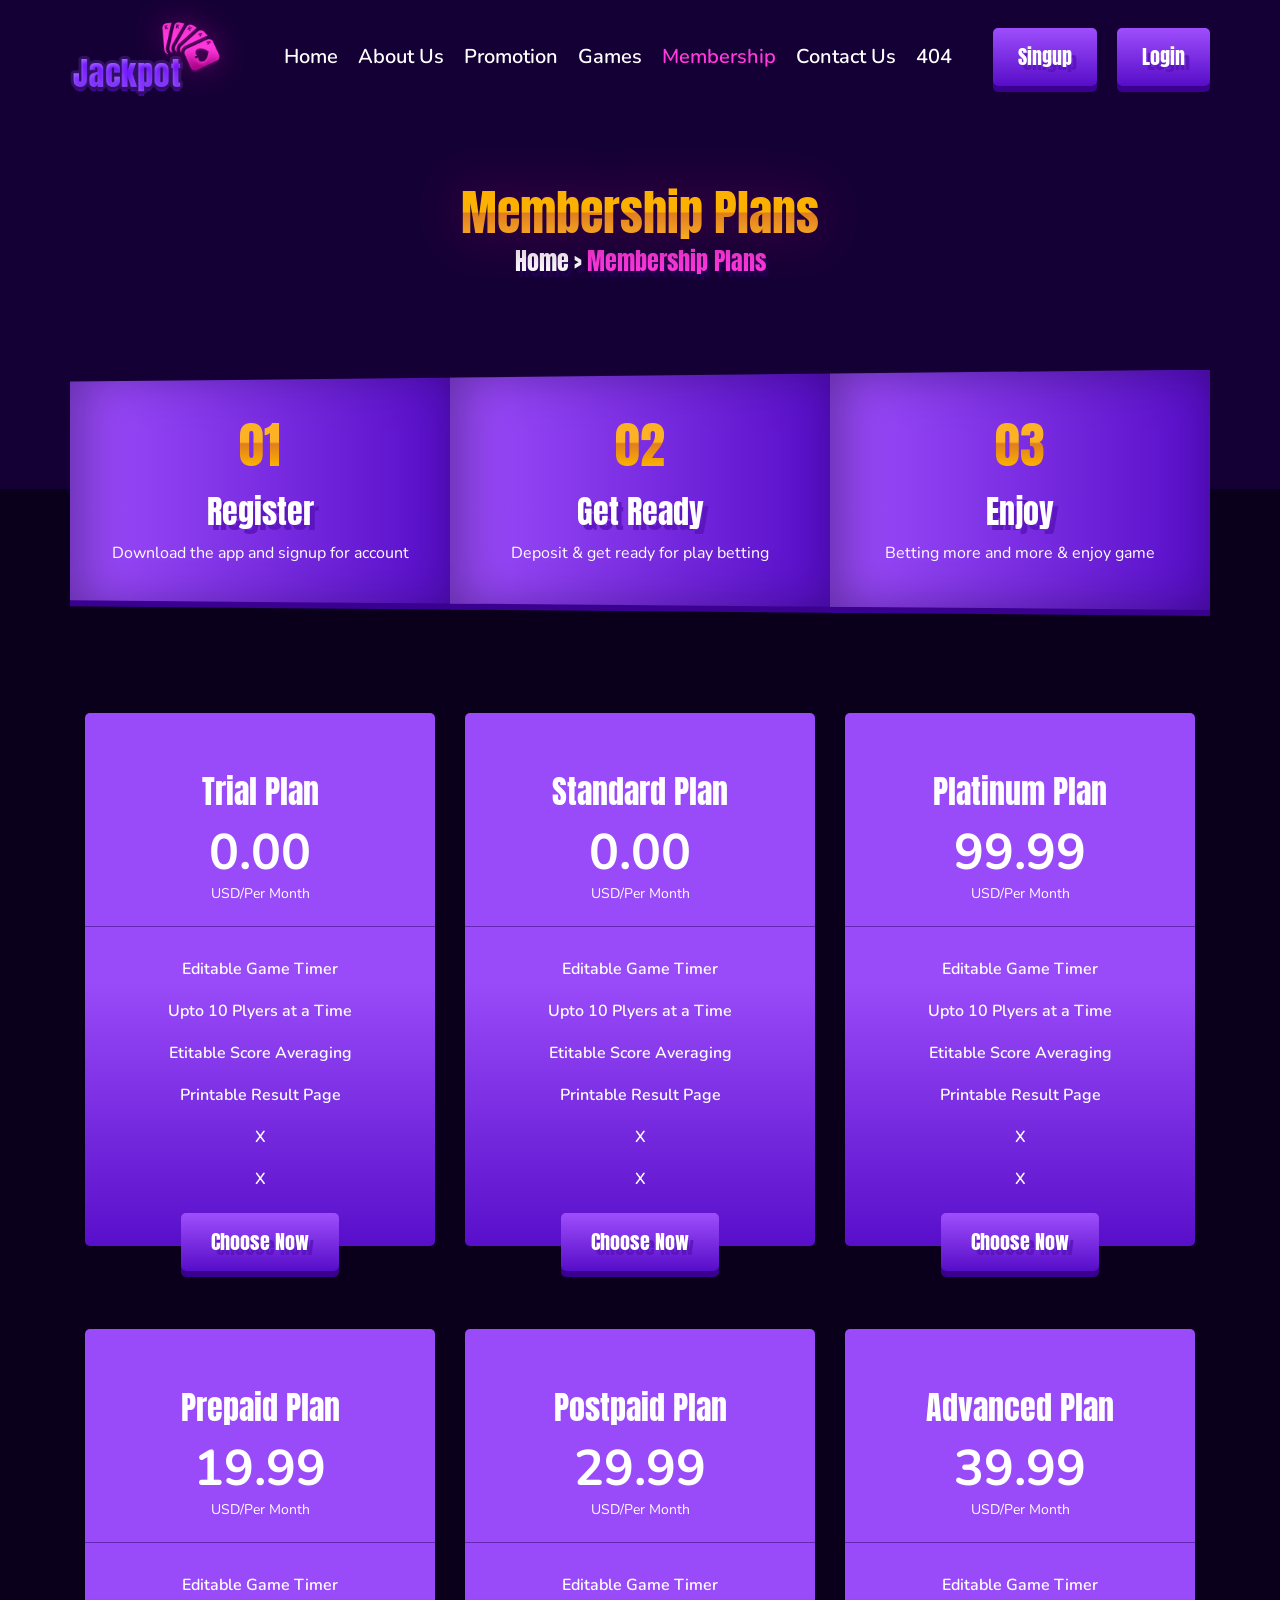
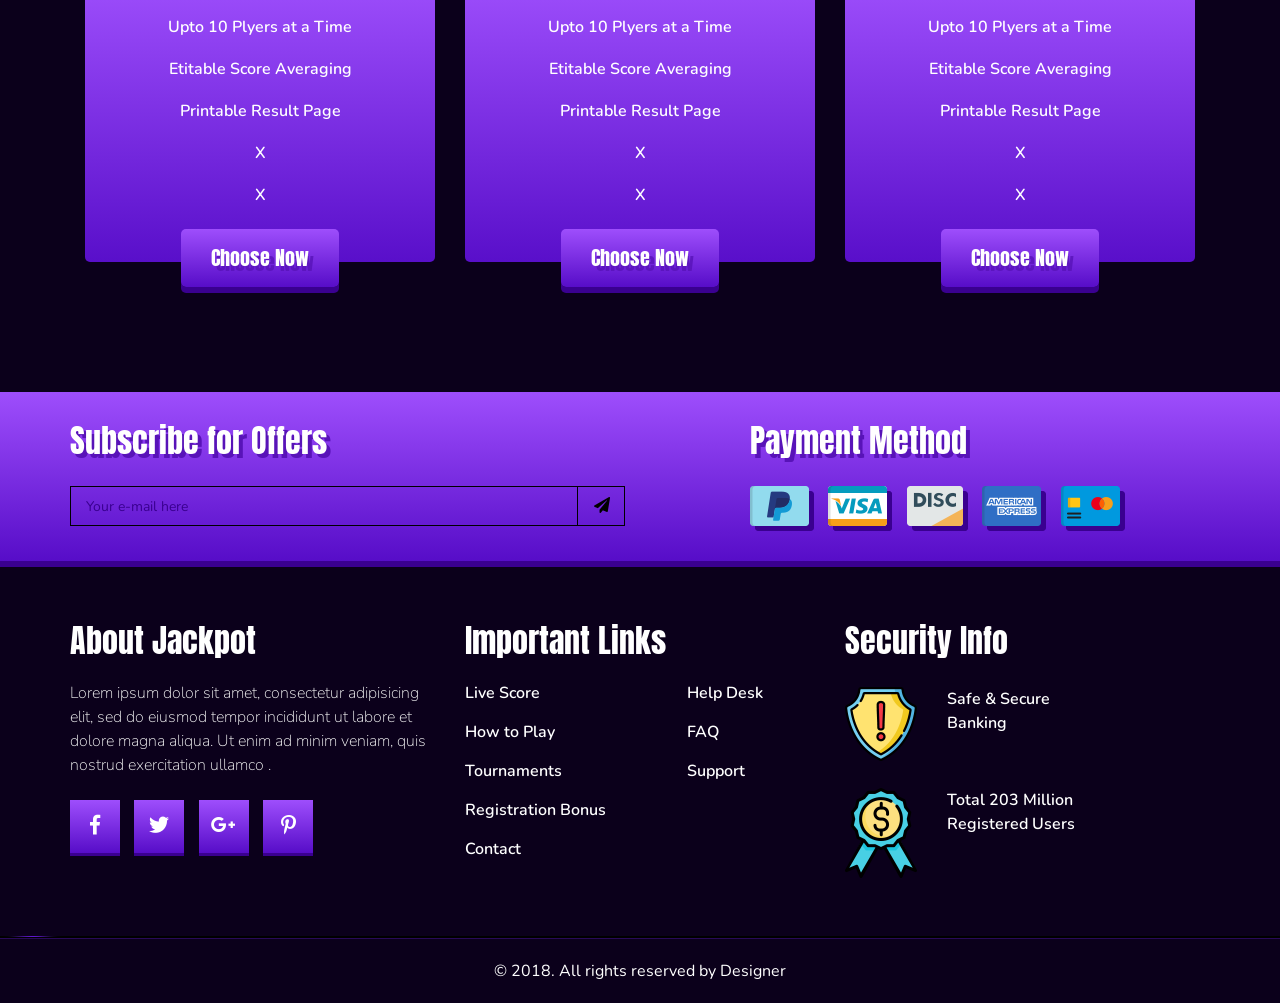
<file: html/membership.html>
<!DOCTYPE html>
<html lang="en">

<head>
    <meta charset="UTF-8">
    <meta name="viewport" content="width=device-width, initial-scale=1, shrink-to-fit=no">
    <title>Membership</title>
    <link href="https://fonts.googleapis.com/css?family=Nunito:200,300,400,600,700,800,900" rel="stylesheet">
    <link href="https://fonts.googleapis.com/css?family=Anton" rel="stylesheet">
    <link rel="stylesheet" href="css/all.min.css">
    <link rel="stylesheet" href="css/bootstrap.min.css">
    <link rel="stylesheet" href="css/slick.css">
    <link rel="stylesheet" href="css/style.css">
    <link rel="stylesheet" href="css/responsive.css">
</head>

<body>
    <!--=============================================
                    Menu part start
    ===========================================   -->
    <nav class="navbar navbar-expand-md menu_head">
        <div class="container p-md-0">
            <a class="navbar-brand" href="index.html"><img src="images/menu_logo.png" alt="menu_logo" class="img-fluid"></a>
            <button class="navbar-toggler" type="button" data-toggle="collapse" data-target="#navbarNav" aria-controls="navbarNav" aria-expanded="false" aria-label="Toggle navigation">
                <i class="fas fa-bars"></i>
            </button>
            <div class="collapse navbar-collapse main_menu" id="navbarNav">
                <ul class="navbar-nav m-auto">
                    <li class="nav-item">
                        <a class="nav-link" href="index.html">Home</a>
                    </li>
                    <li class="nav-item">
                        <a class="nav-link" href="about.html">About Us</a>
                    </li>
                    <li class="nav-item">
                        <a class="nav-link" href="promotion.html">Promotion</a>
                    </li>
                    <li class="nav-item">
                        <a class="nav-link" href="game.html">Games</a>
                    </li>
                    <li class="nav-item">
                        <a class="nav-link active" href="membership.html">Membership</a>
                    </li>
                    <li class="nav-item">
                        <a class="nav-link" href="contact.html">Contact Us</a>
                    </li>
                    <li class="nav-item">
                        <a class="nav-link" href="error404.html">404</a>
                    </li>
                </ul>
                <a href="sign_up.html">Singup</a>
                <a href="login.html">Login</a>
            </div>
        </div>
    </nav>
    <!--=============================================
                    Menu part end
    ==============================================-->

    <!--=============================================
                    Membership banner part Start
    ==============================================-->
    <section id="about_banner" class="member_banner">
        <div class="container">
            <div class="row text-center">
                <div class="col-lg-12">
                    <div class="about_menu">
                        <h2>Membership Plans</h2>
                        <div class="bread">
                            <a href="index.html">Home</a><span>&#62;</span><a class="active" href="membership.html">Membership Plans</a>
                        </div>
                    </div>
                </div>
            </div>
        </div>
    </section>
    <!--=============================================
                    Membership banner part end
    ==============================================-->

    <!--=============================================
                    Membership part start
    ===========================================   -->
    <section id="pricing_page">
        <div class="container text-center">
            <div class="row flow_sha text-center d-none d-md-block">
                <div class="col-lg-12">
                    <div class="game_flow pricing_game about_flow2">
                        <div class="row m-0">
                            <div class="col-md-4 border_shadow">
                                <div class="game_text">
                                    <h2><span>0</span><span>1</span></h2>
                                    <h3>Register</h3>
                                    <p>Download the app and signup for account</p>
                                </div>
                            </div>
                            <div class="col-md-4 border_shadow">
                                <div class="game_text">
                                    <h2>02</h2>
                                    <h3>Get Ready</h3>
                                    <p>Deposit &amp; get ready for play betting</p>
                                </div>
                            </div>
                            <div class="col-md-4 border_shadow">
                                <div class="game_text">
                                    <h2>03</h2>
                                    <h3>Enjoy</h3>
                                    <p>Betting more and more &amp; enjoy game</p>
                                </div>
                            </div>
                        </div>
                    </div>
                </div>
            </div>
            <div class="row flow_sha text-center d-md-none">
                <div class="col-lg-12">
                    <div class="game_flow about_flow">
                        <div class="row flow_slider">
                            <div class="col-lg-12 border_shadow">
                                <div class="game_text">
                                    <h2><span>0</span><span>1</span></h2>
                                    <h3>Register</h3>
                                    <p>Download the app and signup for account</p>
                                </div>
                            </div>
                            <div class="col-lg-12 border_shadow">
                                <div class="game_text">
                                    <h2>02</h2>
                                    <h3>Get Ready</h3>
                                    <p>Deposit &amp; get ready for play betting</p>
                                </div>
                            </div>
                            <div class="col-lg-12 border_shadow">
                                <div class="game_text">
                                    <h2>03</h2>
                                    <h3>Enjoy</h3>
                                    <p>Betting more and more &amp; enjoy game</p>
                                </div>
                            </div>
                            <div class="col-lg-12 border_shadow">
                                <div class="game_text">
                                    <h2><span>0</span><span>1</span></h2>
                                    <h3>Register</h3>
                                    <p>Download the app and signup for account</p>
                                </div>
                            </div>
                            <div class="col-lg-12 border_shadow">
                                <div class="game_text">
                                    <h2>02</h2>
                                    <h3>Get Ready</h3>
                                    <p>Deposit &amp; get ready for play betting</p>
                                </div>
                            </div>
                            <div class="col-lg-12 border_shadow">
                                <div class="game_text">
                                    <h2>03</h2>
                                    <h3>Enjoy</h3>
                                    <p>Betting more and more &amp; enjoy game</p>
                                </div>
                            </div>
                        </div>
                    </div>
                </div>
            </div>
            <div class="row pri_page pri_page_tow">
                <div class="col-lg-4 col-sm-6 pri_page_in  price_main">
                    <div class="pricing_inner pri_page_inner">
                        <div class="pricing_inner_head">
                            <h2>Featured</h2>
                        </div>
                        <h3>Trial Plan</h3>
                        <h4>0.00</h4>
                        <p>USD/Per Month</p>
                        <ul>
                            <li>Editable Game Timer</li>
                            <li>Upto 10 Plyers at a Time</li>
                            <li>Etitable Score Averaging</li>
                            <li>Printable Result Page</li>
                            <li>X</li>
                            <li>X</li>
                        </ul>
                        <a href="">Choose Now</a>
                    </div>
                </div>
                <div class="col-lg-4 col-sm-6 pri_page_in price_main">
                    <div class="pricing_inner pri_page_inner">
                        <div class="pricing_inner_head">
                            <h2>Featured</h2>
                        </div>
                        <h3>Standard Plan</h3>
                        <h4>0.00</h4>
                        <p>USD/Per Month</p>
                        <ul>
                            <li>Editable Game Timer</li>
                            <li>Upto 10 Plyers at a Time</li>
                            <li>Etitable Score Averaging</li>
                            <li>Printable Result Page</li>
                            <li>X</li>
                            <li>X</li>
                        </ul>
                        <a href="">Choose Now</a>
                    </div>
                </div>
                <div class="col-lg-4 col-sm-6 pri_page_in price_main">
                    <div class="pricing_inner pri_page_inner">
                        <div class="pricing_inner_head">
                            <h2>Featured</h2>
                        </div>
                        <h3>Platinum Plan</h3>
                        <h4>99.99</h4>
                        <p>USD/Per Month</p>
                        <ul>
                            <li>Editable Game Timer</li>
                            <li>Upto 10 Plyers at a Time</li>
                            <li>Etitable Score Averaging</li>
                            <li>Printable Result Page</li>
                            <li>X</li>
                            <li>X</li>
                        </ul>
                        <a href="">Choose Now</a>
                    </div>
                </div>
                <div class="col-lg-4 col-sm-6 pri_page_in price_main">
                    <div class="pricing_inner pri_page_inner">
                        <div class="pricing_inner_head">
                            <h2>Featured</h2>
                        </div>
                        <h3>Prepaid Plan</h3>
                        <h4>19.99</h4>
                        <p>USD/Per Month</p>
                        <ul>
                            <li>Editable Game Timer</li>
                            <li>Upto 10 Plyers at a Time</li>
                            <li>Etitable Score Averaging</li>
                            <li>Printable Result Page</li>
                            <li>X</li>
                            <li>X</li>
                        </ul>
                        <a href="">Choose Now</a>
                    </div>
                </div>
                <div class="col-lg-4 col-sm-6 pri_page_in price_main">
                    <div class="pricing_inner pri_page_inner">
                        <div class="pricing_inner_head">
                            <h2>Featured</h2>
                        </div>
                        <h3>Postpaid Plan</h3>
                        <h4>29.99</h4>
                        <p>USD/Per Month</p>
                        <ul>
                            <li>Editable Game Timer</li>
                            <li>Upto 10 Plyers at a Time</li>
                            <li>Etitable Score Averaging</li>
                            <li>Printable Result Page</li>
                            <li>X</li>
                            <li>X</li>
                        </ul>
                        <a href="">Choose Now</a>
                    </div>
                </div>
                <div class="col-lg-4 col-sm-6 pri_page_in price_main">
                    <div class="pricing_inner pri_page_inner">
                        <div class="pricing_inner_head">
                            <h2>Featured</h2>
                        </div>
                        <h3>Advanced Plan</h3>
                        <h4>39.99</h4>
                        <p>USD/Per Month</p>
                        <ul>
                            <li>Editable Game Timer</li>
                            <li>Upto 10 Plyers at a Time</li>
                            <li>Etitable Score Averaging</li>
                            <li>Printable Result Page</li>
                            <li>X</li>
                            <li>X</li>
                        </ul>
                        <a href="">Choose Now</a>
                    </div>
                </div>
            </div>
        </div>
    </section>

    <!--=============================================
                    Membership part end
    ===========================================   -->

    <!--=============================================
                    Payment part Start
    ==============================================-->
    <section id="payment_part">
        <div class="container">
            <div class="row">
                <div class="col-lg-6 col-md-6 col-12 pl-md-0">
                    <div class="subcrib">
                        <h3>Subscribe for Offers</h3>
                        <form action="#" class="pay_form">
                            <input type="email" placeholder="Your e-mail here">
                            <button class="pay_butt" type="submit">
                                <i class="fas fa-paper-plane"></i>
                            </button>
                        </form>
                    </div>
                </div>
                <div class="col-lg-5 col-md-6 col-12 pr-md-0 offset-lg-1">
                    <div class="pay_meth">
                        <h3>Payment Method</h3>
                        <a href="#"><img src="images/paycard1.png" alt="paycard1"></a>
                        <a href="#"><img src="images/paycard2.png" alt="paycard2"></a>
                        <a href="#"><img src="images/paycard3.png" alt="paycard3"></a>
                        <a href="#"><img src="images/paycard4.png" alt="paycard4"></a>
                        <a href="#"><img src="images/paycard5.png" alt="paycard5"></a>
                    </div>
                </div>
            </div>
        </div>
    </section>
    <!--=============================================
                    Payment part end
    ==============================================-->

    <!--=============================================
                    Footer part Start
    ==============================================-->
    <footer id="footer_part">
        <div class="container">
            <div class="row">
                <div class="col-lg-4 col-12 pl-md-0">
                    <div class="foot_about">
                        <h3>About Jackpot</h3>
                        <p>Lorem ipsum dolor sit amet, consectetur adipisicing elit, sed do eiusmod tempor incididunt ut labore et dolore magna aliqua. Ut enim ad minim veniam, quis nostrud exercitation ullamco .</p>
                        <a href="#"><i class="fab fa-facebook-f"></i></a>
                        <a href="#"><i class="fab fa-twitter"></i></a>
                        <a href="#"><i class="fab fa-google-plus-g"></i></a>
                        <a href="#"><i class="fab fa-pinterest-p"></i></a>
                    </div>
                </div>
                <div class="col-lg-4 col-sm-6 jhamela">
                    <div class="foot_info_head">
                        <h3>Important Links</h3>
                    </div>
                    <div class="row">
                        <div class="col-md-7">
                            <div class="foot_info_text">
                                <ul>
                                    <li><a href="#">Live Score</a></li>
                                    <li><a href="#">How to Play</a></li>
                                    <li><a href="#">Tournaments</a></li>
                                    <li><a href="#">Registration Bonus</a></li>
                                    <li><a href="#">Contact</a></li>
                                </ul>
                            </div>
                        </div>
                        <div class="col-md-5">
                            <div class="foot_info_text">
                                <ul>
                                    <li><a href="#">Help Desk</a></li>
                                    <li><a href="#">FAQ</a></li>
                                    <li><a href="#">Support</a></li>
                                </ul>
                            </div>
                        </div>
                    </div>
                </div>
                <div class="col-lg-4 col-sm-6 pr-md-0">
                    <div class="foot_secu">
                        <h3>Security Info</h3>
                        <div class="foot_secu_text">
                            <div class="">
                                <img src="images/foot_icon1.png" alt="foot_icon1">
                            </div>
                            <div class="">
                                <p>Safe &amp; Secure <span>Banking</span></p>
                            </div>
                        </div>
                        <div class="foot_secu_text">
                            <div class="">
                                <img src="images/foot_icon2.png" alt="foot_icon2">
                            </div>
                            <div class="">
                                <p>Total 203 Million <span>Registered Users</span></p>
                            </div>
                        </div>
                    </div>
                </div>
            </div>
        </div>
    </footer>

    <section>
        <div class="foot_bot text-center">
            <p>&copy; 2018. All rights reserved by Designer</p>
            <div class="effect">
                <img src="images/shape.png" alt="shape">
            </div>
        </div>
    </section>
    <!--=============================================
                    Footer part end
    ==============================================-->

    <script src="js/jquery-1.12.4.min.js"></script>
    <script src="js/popper.min.js"></script>
    <script src="js/bootstrap.min.js"></script>
    <script src="js/jquery.nicescroll.min.js"></script>
    <script src="js/jquery.countdown.min.js"></script>
    <script src="js/slick.min.js"></script>
    <script src="js/venobox.min.js"></script>
    <script src="js/script.js"></script>
</body>

</html>
</file>
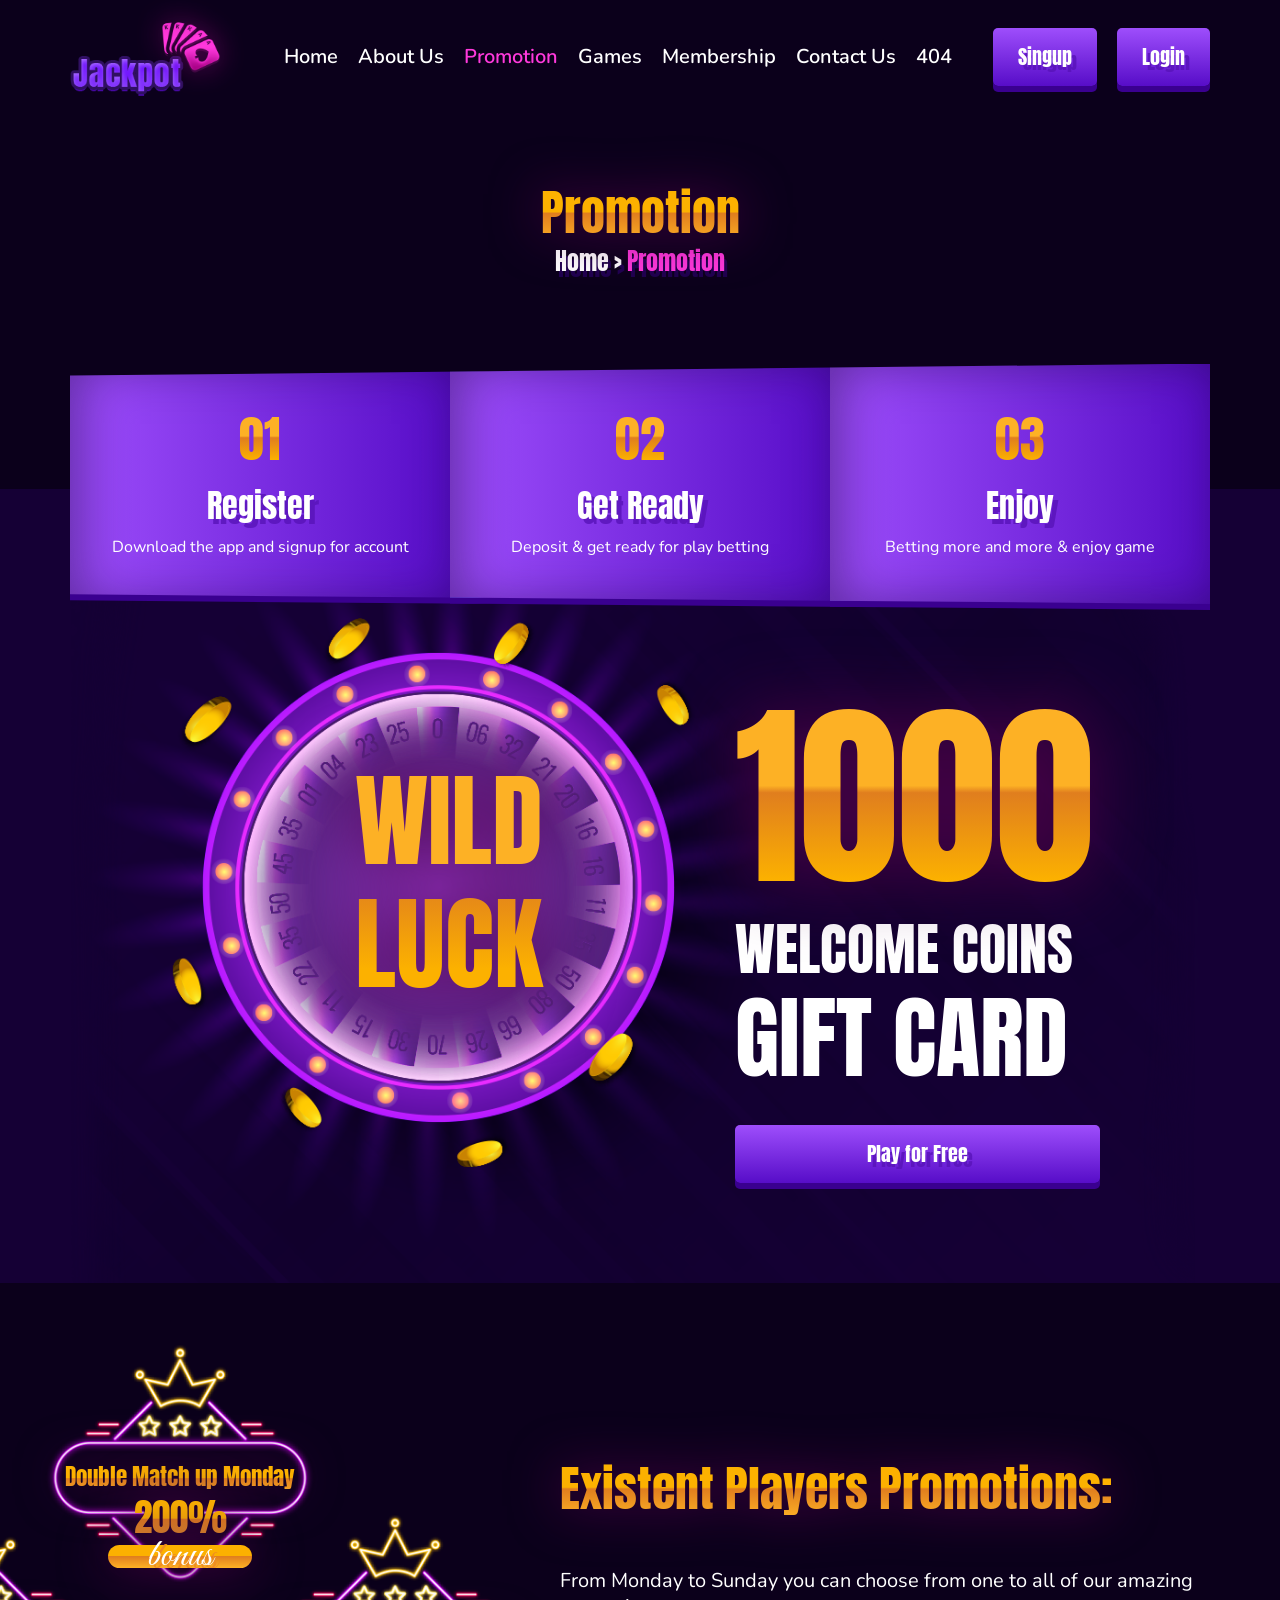
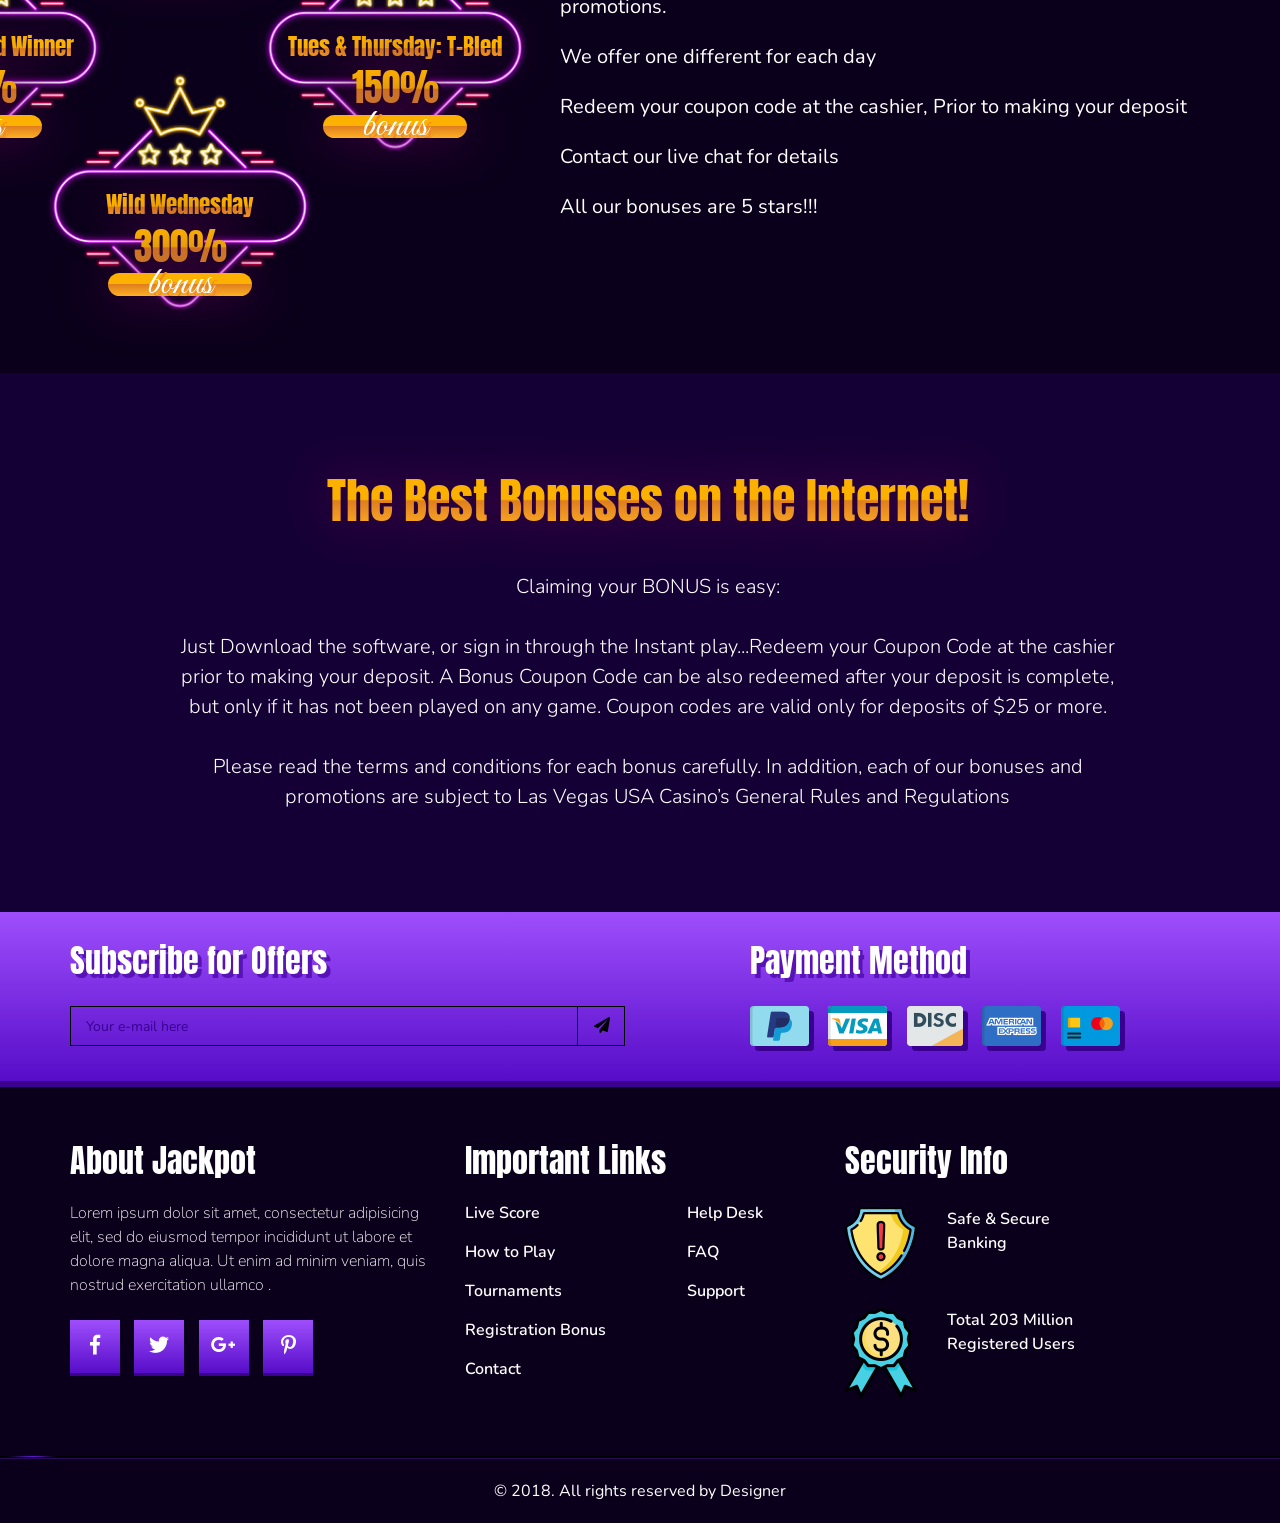
<file: html/promotion.html>
<!DOCTYPE html>
<html lang="en">

<head>
    <meta charset="UTF-8">
    <meta name="viewport" content="width=device-width, initial-scale=1, shrink-to-fit=no">
    <title>Promotion</title>
    <link href="https://fonts.googleapis.com/css?family=Nunito:200,300,400,600,700,800,900" rel="stylesheet">
    <link href="https://fonts.googleapis.com/css?family=Anton" rel="stylesheet">
    <link href="https://fonts.googleapis.com/css?family=Great+Vibes&display=swap" rel="stylesheet">
    <link rel="stylesheet" href="css/all.min.css">
    <link rel="stylesheet" href="css/bootstrap.min.css">
    <link rel="stylesheet" href="css/slick.css">
    <link rel="stylesheet" href="css/style.css">
    <link rel="stylesheet" href="css/responsive.css">
</head>

<body>
    <!--=============================================
                    Menu part start
    ===========================================   -->
    <nav class="navbar navbar-expand-md menu_head">
        <div class="container p-md-0">
            <a class="navbar-brand" href="index.html"><img src="images/menu_logo.png" alt="menu_logo" class="img-fluid"></a>
            <button class="navbar-toggler" type="button" data-toggle="collapse" data-target="#navbarNav" aria-controls="navbarNav" aria-expanded="false" aria-label="Toggle navigation">
                <i class="fas fa-bars"></i>
            </button>
            <div class="collapse navbar-collapse main_menu" id="navbarNav">
                <ul class="navbar-nav m-auto">
                    <li class="nav-item">
                        <a class="nav-link" href="index.html">Home</a>
                    </li>
                    <li class="nav-item">
                        <a class="nav-link" href="about.html">About Us</a>
                    </li>
                    <li class="nav-item">
                        <a class="nav-link active" href="promotion.html">Promotion</a>
                    </li>
                    <li class="nav-item">
                        <a class="nav-link" href="game.html">Games</a>
                    </li>
                    <li class="nav-item">
                        <a class="nav-link" href="membership.html">Membership</a>
                    </li>
                    <li class="nav-item">
                        <a class="nav-link" href="contact.html">Contact Us</a>
                    </li>
                    <li class="nav-item">
                        <a class="nav-link" href="error404.html">404</a>
                    </li>
                </ul>
                <a href="sign_up.html">Singup</a>
                <a href="login.html">Login</a>
            </div>
        </div>
    </nav>
    <!--=============================================
                    Menu part end
    ==============================================-->
    <!--=============================================
                    Promotion banner part Start
    ==============================================-->
    <section id="about_banner" class="promo_part">
        <div class="container">
            <div class="row text-center">
                <div class="col-lg-12">
                    <div class="about_menu">
                        <h2>Promotion</h2>
                        <div class="bread">
                            <a href="index.html">Home</a><span>&#62;</span><a class="active" href="promotion.html">Promotion</a>
                        </div>
                    </div>
                </div>
            </div>
        </div>
    </section>
    <!--=============================================
                    Promotion banner part end
    ==============================================-->

    <!--=============================================
                    Promotion Coins part Start
    ==============================================-->
    <section id="promotion_banner">
        <div class="container">
            <div class="row flow_sha text-center d-none d-md-block">
                <div class="col-lg-12">
                    <div class="game_flow about_game promo_flow">
                        <div class="row m-0">
                            <div class="col-md-4 border_shadow">
                                <div class="game_text">
                                    <h2><span>0</span><span>1</span></h2>
                                    <h3>Register</h3>
                                    <p>Download the app and signup for account</p>
                                </div>
                            </div>
                            <div class="col-md-4 border_shadow">
                                <div class="game_text">
                                    <h2>02</h2>
                                    <h3>Get Ready</h3>
                                    <p>Deposit &amp; get ready for play betting</p>
                                </div>
                            </div>
                            <div class="col-md-4 border_shadow">
                                <div class="game_text">
                                    <h2>03</h2>
                                    <h3>Enjoy</h3>
                                    <p>Betting more and more &amp; enjoy game</p>
                                </div>
                            </div>
                        </div>
                    </div>
                </div>
            </div>
            <div class="row flow_sha text-center d-md-none">
                <div class="col-lg-12">
                    <div class="game_flow about_flow promo_flow">
                        <div class="row flow_slider">
                            <div class="col-lg-12 border_shadow">
                                <div class="game_text">
                                    <h2><span>0</span><span>1</span></h2>
                                    <h3>Register</h3>
                                    <p>Download the app and signup for account</p>
                                </div>
                            </div>
                            <div class="col-lg-12 border_shadow">
                                <div class="game_text">
                                    <h2>02</h2>
                                    <h3>Get Ready</h3>
                                    <p>Deposit &amp; get ready for play betting</p>
                                </div>
                            </div>
                            <div class="col-lg-12 border_shadow">
                                <div class="game_text">
                                    <h2>03</h2>
                                    <h3>Enjoy</h3>
                                    <p>Betting more and more &amp; enjoy game</p>
                                </div>
                            </div>
                            <div class="col-lg-12 border_shadow">
                                <div class="game_text">
                                    <h2><span>0</span><span>1</span></h2>
                                    <h3>Register</h3>
                                    <p>Download the app and signup for account</p>
                                </div>
                            </div>
                            <div class="col-lg-12 border_shadow">
                                <div class="game_text">
                                    <h2>02</h2>
                                    <h3>Get Ready</h3>
                                    <p>Deposit &amp; get ready for play betting</p>
                                </div>
                            </div>
                            <div class="col-lg-12 border_shadow">
                                <div class="game_text">
                                    <h2>03</h2>
                                    <h3>Enjoy</h3>
                                    <p>Betting more and more &amp; enjoy game</p>
                                </div>
                            </div>
                        </div>
                    </div>
                </div>
            </div>
        </div>
        <div class="container pro_banner">
            <div class="row m-0">
                <div class="col-lg-2 col-md-3 offset-lg-3 offset-md-2 p-md-0">
                    <div class="prom_banner_left">
                        <h3>Wild Luck</h3>
                    </div>
                </div>
                <div class="col-lg-4 col-md-4 pl-md-0 offset-md-2">
                    <div class="promo_banner_text">
                        <h1>1000</h1>
                        <h2>Welcome Coins<span>Gift Card</span></h2>
                        <a href="#">Play for Free</a>
                    </div>
                </div>
            </div>
        </div>
    </section>
    <!--=============================================
                    Promotion Coins part end
    ==============================================-->

    <!--=============================================
                    Promotion player part Start
    ==============================================-->
    <section id="promo_player_part">
        <div class="container">
            <div class="row">
                <div class="col-lg-5 col-sm-12 col-md-12">
                    <div class="pro_player_offer">
                        <div class="pro_offer_inner pro_offer1">
                            <img src="images/promo_shape1.png" class="img-fluid w-100" alt="promo_shape1">
                            <div class="overly">
                                <h4>Double Match up Monday</h4>
                                <h3>200%</h3>
                                <p>bonus</p>
                            </div>
                        </div>
                        <div class="pro_offer_inner pro_offer2">
                            <img src="images/promo_shape1.png" class="img-fluid w-100" alt="promo_shape1">
                            <div class="overly">
                                <h4>Tues &amp; Thursday: T-Bled</h4>
                                <h3>150%</h3>
                                <p>bonus</p>
                            </div>
                        </div>
                        <div class="pro_offer_inner pro_offer3">
                            <img src="images/promo_shape1.png" class="img-fluid w-100" alt="promo_shape1">
                            <div class="overly">
                                <h4>Wild Wednesday</h4>
                                <h3>300%</h3>
                                <p>bonus</p>
                            </div>
                        </div>
                        <div class="pro_offer_inner pro_offer4">
                            <img src="images/promo_shape1.png" class="img-fluid w-100" alt="promo_shape1">
                            <div class="overly">
                                <h4>Triple Weekend Winner</h4>
                                <h3>250%</h3>
                                <p>bonus</p>
                            </div>
                        </div>
                    </div>
                </div>
                <div class="col-lg-7 col-md-12">
                    <div class="pro_player_text">
                        <h2>Existent Players Promotions:</h2>
                        <p>From Monday to Sunday you can choose from one to all of our amazing promotions. <span>We offer one different for each day</span> <span>Redeem your coupon code at the cashier, Prior to making your deposit</span> <span>Contact our live chat for details</span> <span>All our bonuses are 5 stars!!!</span> </p>
                    </div>
                </div>
            </div>
        </div>
    </section>
    <!--=============================================
                    Promotion player part end
    ==============================================-->

    <!--=============================================
                    Promotion bonus part Start
    ==============================================-->
    <section id="prom_bonus_part">
        <div class="container">
            <div class="row justify-content-center">
                <div class="col-lg-10 pr-md-0">
                    <div class="promo_bonus_text">
                        <h2>The Best Bonuses on the Internet!</h2>
                        <p>
                            <span>Claiming your BONUS is easy:</span>
                            <span>Just Download the software, or sign in through the Instant play...Redeem your Coupon Code at the cashier prior to making your deposit. A Bonus Coupon Code can be also redeemed after your deposit is complete, but only if it has not been played on any game. Coupon codes are valid only for deposits of $25 or more.</span>
                            <span>Please read the terms and conditions for each bonus carefully. In addition, each of our bonuses and promotions are subject to Las Vegas USA Casino’s General Rules and Regulations</span>
                        </p>
                    </div>
                </div>
            </div>
        </div>
    </section>
    <!--=============================================
                    Promotion bonus part end
    ==============================================-->

    <!--=============================================
                    Payment part Start
    ==============================================-->
    <section id="payment_part">
        <div class="container">
            <div class="row">
                <div class="col-lg-6 col-md-6 col-12 pl-md-0">
                    <div class="subcrib">
                        <h3>Subscribe for Offers</h3>
                        <form action="#" class="pay_form">
                            <input type="email" placeholder="Your e-mail here">
                            <button class="pay_butt" type="submit">
                                <i class="fas fa-paper-plane"></i>
                            </button>
                        </form>
                    </div>
                </div>
                <div class="col-lg-5 col-md-6 col-12 pr-md-0 offset-lg-1">
                    <div class="pay_meth">
                        <h3>Payment Method</h3>
                        <a href="#"><img src="images/paycard1.png" alt="paycard1"></a>
                        <a href="#"><img src="images/paycard2.png" alt="paycard2"></a>
                        <a href="#"><img src="images/paycard3.png" alt="paycard3"></a>
                        <a href="#"><img src="images/paycard4.png" alt="paycard4"></a>
                        <a href="#"><img src="images/paycard5.png" alt="paycard5"></a>
                    </div>
                </div>
            </div>
        </div>
    </section>
    <!--=============================================
                    Payment part end
    ==============================================-->

    <!--=============================================
                    Footer part Start
    ==============================================-->
    <footer id="footer_part">
        <div class="container">
            <div class="row">
                <div class="col-lg-4 col-12 pl-md-0">
                    <div class="foot_about">
                        <h3>About Jackpot</h3>
                        <p>Lorem ipsum dolor sit amet, consectetur adipisicing elit, sed do eiusmod tempor incididunt ut labore et dolore magna aliqua. Ut enim ad minim veniam, quis nostrud exercitation ullamco .</p>
                        <a href="#"><i class="fab fa-facebook-f"></i></a>
                        <a href="#"><i class="fab fa-twitter"></i></a>
                        <a href="#"><i class="fab fa-google-plus-g"></i></a>
                        <a href="#"><i class="fab fa-pinterest-p"></i></a>
                    </div>
                </div>
                <div class="col-lg-4 col-sm-6 jhamela">
                    <div class="foot_info_head">
                        <h3>Important Links</h3>
                    </div>
                    <div class="row">
                        <div class="col-md-7">
                            <div class="foot_info_text">
                                <ul>
                                    <li><a href="#">Live Score</a></li>
                                    <li><a href="#">How to Play</a></li>
                                    <li><a href="#">Tournaments</a></li>
                                    <li><a href="#">Registration Bonus</a></li>
                                    <li><a href="#">Contact</a></li>
                                </ul>
                            </div>
                        </div>
                        <div class="col-md-5">
                            <div class="foot_info_text">
                                <ul>
                                    <li><a href="#">Help Desk</a></li>
                                    <li><a href="#">FAQ</a></li>
                                    <li><a href="#">Support</a></li>
                                </ul>
                            </div>
                        </div>
                    </div>
                </div>
                <div class="col-lg-4 col-sm-6 pr-md-0">
                    <div class="foot_secu">
                        <h3>Security Info</h3>
                        <div class="foot_secu_text">
                            <div class="">
                                <img src="images/foot_icon1.png" alt="foot_icon1">
                            </div>
                            <div class="">
                                <p>Safe &amp; Secure <span>Banking</span></p>
                            </div>
                        </div>
                        <div class="foot_secu_text">
                            <div class="">
                                <img src="images/foot_icon2.png" alt="foot_icon2">
                            </div>
                            <div class="">
                                <p>Total 203 Million <span>Registered Users</span></p>
                            </div>
                        </div>
                    </div>
                </div>
            </div>
        </div>
    </footer>

    <section>
        <div class="foot_bot text-center">
            <p>&copy; 2018. All rights reserved by Designer</p>
            <div class="effect">
                <img src="images/shape.png" alt="shape">
            </div>
        </div>
    </section>
    <!--=============================================
                    Footer part end
    ==============================================-->


    <script src="js/jquery-1.12.4.min.js"></script>
    <script src="js/popper.min.js"></script>
    <script src="js/bootstrap.min.js"></script>
    <script src="js/jquery.nicescroll.min.js"></script>
    <script src="js/jquery.countdown.min.js"></script>
    <script src="js/slick.min.js"></script>
    <script src="js/venobox.min.js"></script>
    <script src="js/script.js"></script>
</body>

</html>
</file>
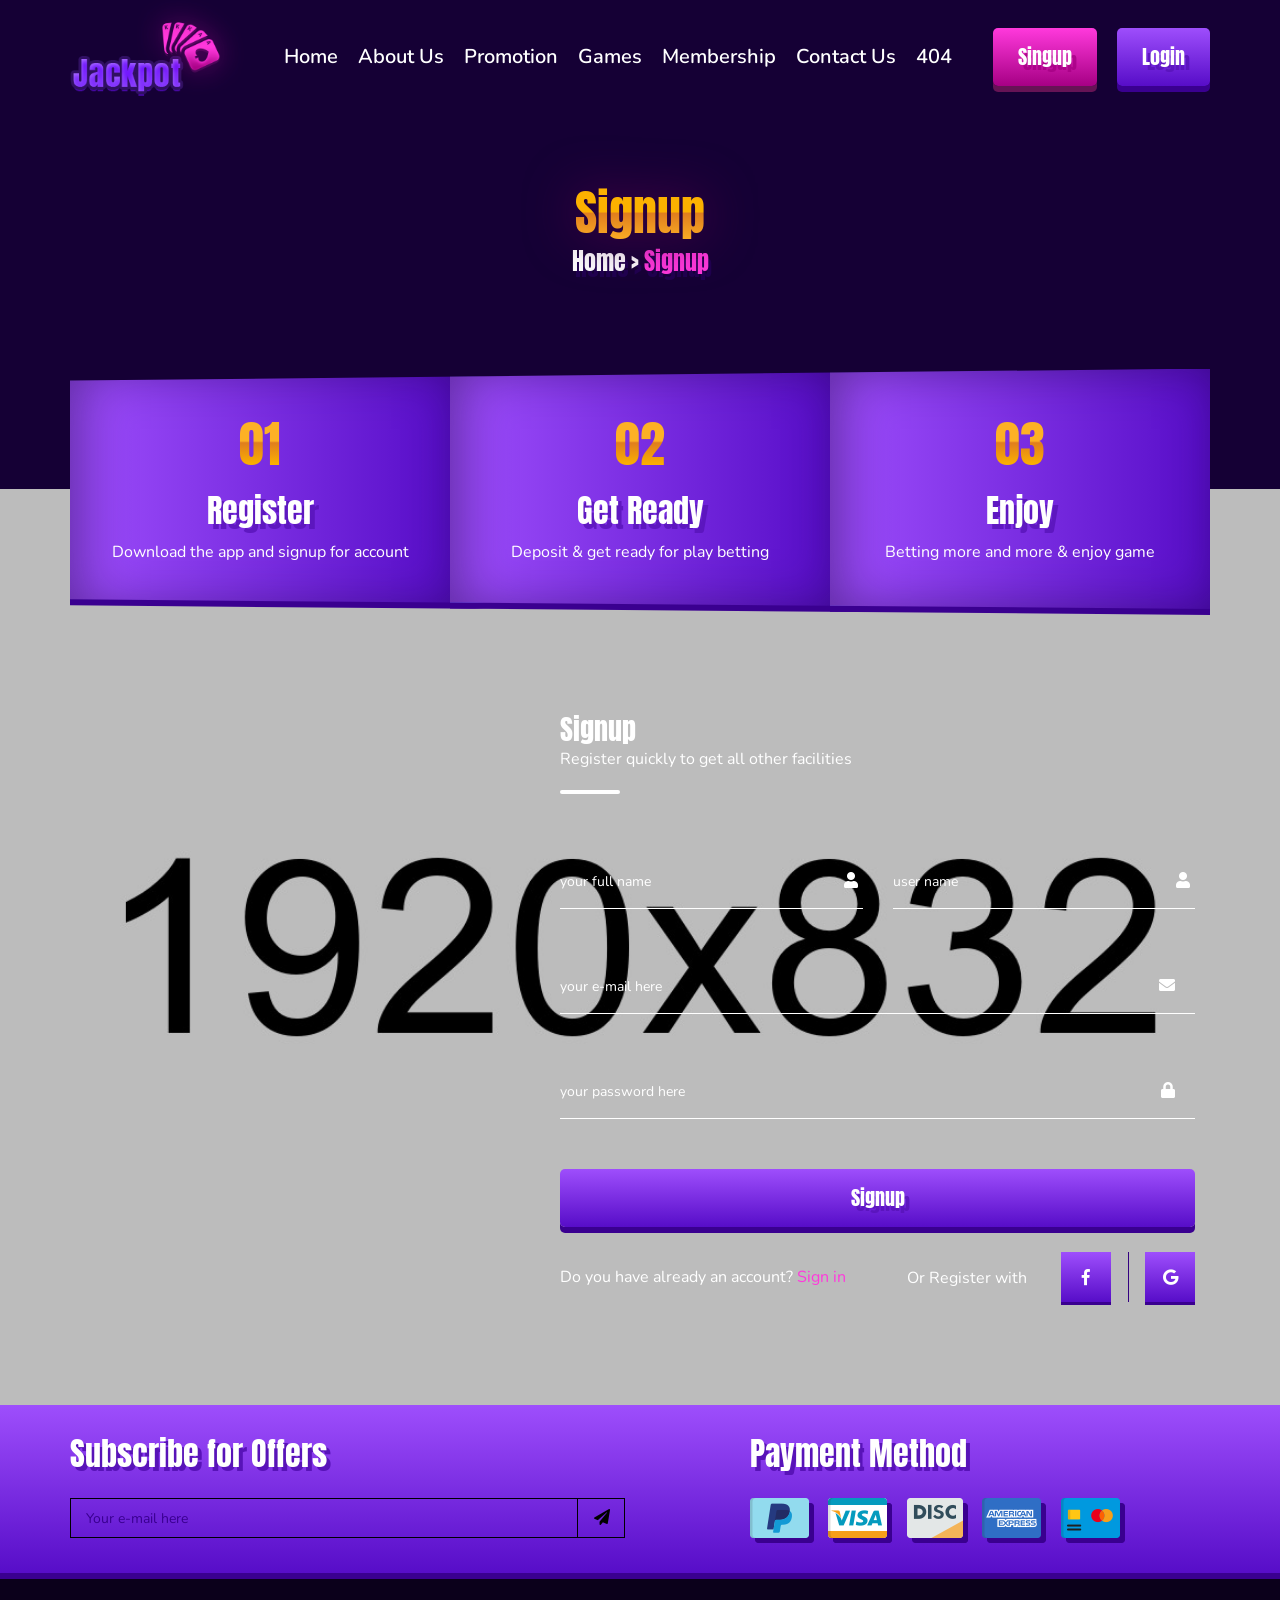
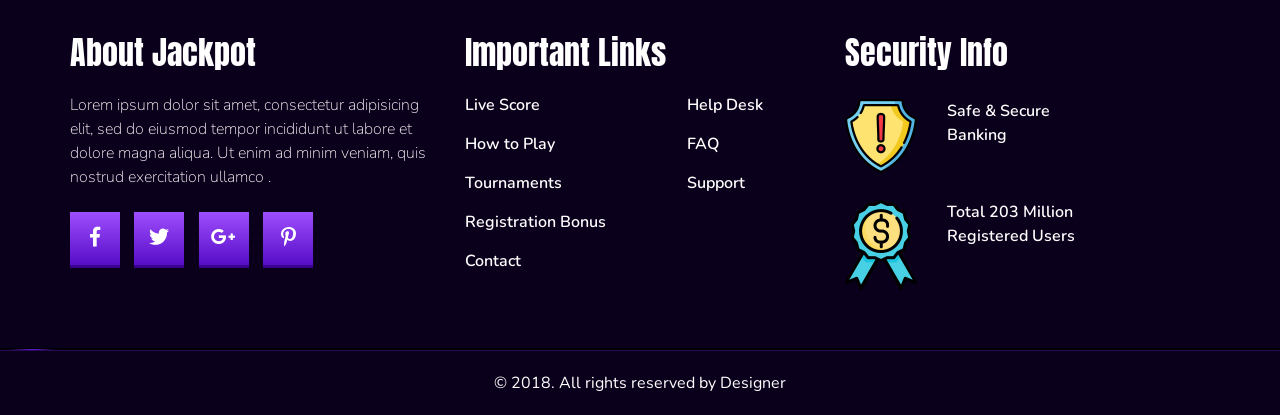
<file: html/sign_up.html>
<!DOCTYPE html>
<html lang="en">

<head>
    <meta charset="UTF-8">
    <meta name="viewport" content="width=device-width, initial-scale=1, shrink-to-fit=no">
    <title>Sign Up</title>
    <link href="https://fonts.googleapis.com/css?family=Nunito:200,300,400,600,700,800,900" rel="stylesheet">
    <link href="https://fonts.googleapis.com/css?family=Anton" rel="stylesheet">
    <link rel="stylesheet" href="css/all.min.css">
    <link rel="stylesheet" href="css/venobox.css">
    <link rel="stylesheet" href="css/bootstrap.min.css">
    <link rel="stylesheet" href="css/slick.css">
    <link rel="stylesheet" href="css/style.css">
    <link rel="stylesheet" href="css/responsive.css">
</head>

<body>
    <!--=============================================
                    Menu part start
    ===========================================   -->
    <nav class="navbar navbar-expand-md menu_head">
        <div class="container p-md-0">
            <a class="navbar-brand" href="index.html"><img src="images/menu_logo.png" alt="menu_logo" class="img-fluid"></a>
            <button class="navbar-toggler" type="button" data-toggle="collapse" data-target="#navbarNav" aria-controls="navbarNav" aria-expanded="false" aria-label="Toggle navigation">
                <i class="fas fa-bars"></i>
            </button>
            <div class="collapse navbar-collapse main_menu" id="navbarNav">
                <ul class="navbar-nav m-auto">
                    <li class="nav-item">
                        <a class="nav-link" href="index.html">Home</a>
                    </li>
                    <li class="nav-item">
                        <a class="nav-link" href="about.html">About Us</a>
                    </li>
                    <li class="nav-item">
                        <a class="nav-link" href="promotion.html">Promotion</a>
                    </li>
                    <li class="nav-item">
                        <a class="nav-link" href="game.html">Games</a>
                    </li>
                    <li class="nav-item">
                        <a class="nav-link" href="membership.html">Membership</a>
                    </li>
                    <li class="nav-item">
                        <a class="nav-link" href="contact.html">Contact Us</a>
                    </li>
                    <li class="nav-item">
                        <a class="nav-link" href="error404.html">404</a>
                    </li>
                </ul>
                <a class="active" href="sign_up.html">Singup</a>
                <a href="login.html">Login</a>
            </div>
        </div>
    </nav>
    <!--=============================================
                    Menu part end
    ==============================================-->

    <!--=============================================
                    Signup banner part Start
    ==============================================-->
    <section id="about_banner">
        <div class="container">
            <div class="row text-center">
                <div class="col-lg-12">
                    <div class="about_menu">
                        <h2>Signup</h2>
                        <div class="bread">
                            <a href="index.html">Home</a><span>&#62;</span><a class="active" href="sign_up.html">Signup</a>
                        </div>
                    </div>
                </div>
            </div>
        </div>
    </section>
    <!--=============================================
                    Signup banner part end
    ==============================================-->

    <!--=============================================
                  Signup part start
    ==============================================-->
    <section id="claim_part" class="client_bg client_bg2 sign_form_part">
        <div class="container">
            <div class="row flow_sha text-center d-none d-md-block">
                <div class="col-lg-12">
                    <div class="game_flow about_game game_page about_flow2">
                        <div class="row m-0">
                            <div class="col-md-4 border_shadow">
                                <div class="game_text">
                                    <h2><span>0</span><span>1</span></h2>
                                    <h3>Register</h3>
                                    <p>Download the app and signup for account</p>
                                </div>
                            </div>
                            <div class="col-md-4 border_shadow">
                                <div class="game_text">
                                    <h2>02</h2>
                                    <h3>Get Ready</h3>
                                    <p>Deposit &amp; get ready for play betting</p>
                                </div>
                            </div>
                            <div class="col-md-4 border_shadow">
                                <div class="game_text">
                                    <h2>03</h2>
                                    <h3>Enjoy</h3>
                                    <p>Betting more and more &amp; enjoy game</p>
                                </div>
                            </div>
                        </div>
                    </div>
                </div>
            </div>
            <div class="row flow_sha text-center d-md-none">
                <div class="col-lg-12">
                    <div class="game_flow about_flow game_page_flow">
                        <div class="row flow_slider">
                            <div class="col-lg-12 border_shadow">
                                <div class="game_text">
                                    <h2><span>0</span><span>1</span></h2>
                                    <h3>Register</h3>
                                    <p>Download the app and signup for account</p>
                                </div>
                            </div>
                            <div class="col-lg-12 border_shadow">
                                <div class="game_text">
                                    <h2>02</h2>
                                    <h3>Get Ready</h3>
                                    <p>Deposit &amp; get ready for play betting</p>
                                </div>
                            </div>
                            <div class="col-lg-12 border_shadow">
                                <div class="game_text">
                                    <h2>03</h2>
                                    <h3>Enjoy</h3>
                                    <p>Betting more and more &amp; enjoy game</p>
                                </div>
                            </div>
                            <div class="col-lg-12 border_shadow">
                                <div class="game_text">
                                    <h2><span>0</span><span>1</span></h2>
                                    <h3>Register</h3>
                                    <p>Download the app and signup for account</p>
                                </div>
                            </div>
                            <div class="col-lg-12 border_shadow">
                                <div class="game_text">
                                    <h2>02</h2>
                                    <h3>Get Ready</h3>
                                    <p>Deposit &amp; get ready for play betting</p>
                                </div>
                            </div>
                            <div class="col-lg-12 border_shadow">
                                <div class="game_text">
                                    <h2>03</h2>
                                    <h3>Enjoy</h3>
                                    <p>Betting more and more &amp; enjoy game</p>
                                </div>
                            </div>
                        </div>
                    </div>
                </div>
            </div>
            <div class="row signup_form_pad">
                <div class="col-lg-7 offset-lg-5">
                    <div class="main_signup">
                        <h4>Signup</h4>
                        <p>Register quickly to get all other facilities</p>
                        <form action="">
                            <div class="signup_inner">
                                <div class="row fast_input">
                                    <div class="col sign_input_inner">
                                        <input type="text" placeholder="your full name">
                                        <i class="fas fa-user"></i>
                                    </div>
                                    <div class="col sign_input_inner">
                                        <input type="text" placeholder="user name">
                                        <i class="fas fa-user"></i>
                                    </div>
                                </div>
                                <div class="sign_input_inner">
                                    <input type="email" placeholder="your e-mail here">
                                    <i class="fas fa-envelope"></i>
                                </div>
                                <div class="sign_input_inner">
                                    <input type="password" placeholder="your password here">
                                    <i class="fas fa-lock"></i>
                                </div>
                                <button type="submit">Signup</button>
                                <p>Do you have already an account? <a href="#">Sign in</a></p>
                                <h6>
                                    <span>Or Register with</span>
                                    <a href="#"><i class="fab fa-facebook-f"></i></a>
                                    <a href="#"><i class="fab fa-google"></i></a>
                                </h6>
                            </div>
                        </form>
                    </div>
                </div>
            </div>
        </div>
    </section>

    <!--=============================================
                    Signup part end
    ===========================================   -->

    <!--=============================================
                    Payment part Start
    ==============================================-->
    <section id="payment_part">
        <div class="container">
            <div class="row">
                <div class="col-lg-6 col-md-6 col-12 pl-md-0">
                    <div class="subcrib">
                        <h3>Subscribe for Offers</h3>
                        <form action="#" class="pay_form">
                            <input type="email" placeholder="Your e-mail here">
                            <button class="pay_butt" type="submit">
                                <i class="fas fa-paper-plane"></i>
                            </button>
                        </form>
                    </div>
                </div>
                <div class="col-lg-5 col-md-6 col-12 pr-md-0 offset-lg-1">
                    <div class="pay_meth">
                        <h3>Payment Method</h3>
                        <a href="#"><img src="images/paycard1.png" alt="paycard1"></a>
                        <a href="#"><img src="images/paycard2.png" alt="paycard2"></a>
                        <a href="#"><img src="images/paycard3.png" alt="paycard3"></a>
                        <a href="#"><img src="images/paycard4.png" alt="paycard4"></a>
                        <a href="#"><img src="images/paycard5.png" alt="paycard5"></a>
                    </div>
                </div>
            </div>
        </div>
    </section>
    <!--=============================================
                    Payment part end
    ==============================================-->

    <!--=============================================
                    Footer part Start
    ==============================================-->
    <footer id="footer_part">
        <div class="container">
            <div class="row">
                <div class="col-lg-4 col-12 pl-md-0">
                    <div class="foot_about">
                        <h3>About Jackpot</h3>
                        <p>Lorem ipsum dolor sit amet, consectetur adipisicing elit, sed do eiusmod tempor incididunt ut labore et dolore magna aliqua. Ut enim ad minim veniam, quis nostrud exercitation ullamco .</p>
                        <a href="#"><i class="fab fa-facebook-f"></i></a>
                        <a href="#"><i class="fab fa-twitter"></i></a>
                        <a href="#"><i class="fab fa-google-plus-g"></i></a>
                        <a href="#"><i class="fab fa-pinterest-p"></i></a>
                    </div>
                </div>
                <div class="col-lg-4 col-sm-6 jhamela">
                    <div class="foot_info_head">
                        <h3>Important Links</h3>
                    </div>
                    <div class="row">
                        <div class="col-md-7">
                            <div class="foot_info_text">
                                <ul>
                                    <li><a href="#">Live Score</a></li>
                                    <li><a href="#">How to Play</a></li>
                                    <li><a href="#">Tournaments</a></li>
                                    <li><a href="#">Registration Bonus</a></li>
                                    <li><a href="#">Contact</a></li>
                                </ul>
                            </div>
                        </div>
                        <div class="col-md-5">
                            <div class="foot_info_text">
                                <ul>
                                    <li><a href="#">Help Desk</a></li>
                                    <li><a href="#">FAQ</a></li>
                                    <li><a href="#">Support</a></li>
                                </ul>
                            </div>
                        </div>
                    </div>
                </div>
                <div class="col-lg-4 col-sm-6 pr-md-0">
                    <div class="foot_secu">
                        <h3>Security Info</h3>
                        <div class="foot_secu_text">
                            <div class="">
                                <img src="images/foot_icon1.png" alt="foot_icon1">
                            </div>
                            <div class="">
                                <p>Safe &amp; Secure <span>Banking</span></p>
                            </div>
                        </div>
                        <div class="foot_secu_text">
                            <div class="">
                                <img src="images/foot_icon2.png" alt="foot_icon2">
                            </div>
                            <div class="">
                                <p>Total 203 Million <span>Registered Users</span></p>
                            </div>
                        </div>
                    </div>
                </div>
            </div>
        </div>
    </footer>

    <section>
        <div class="foot_bot text-center">
            <p>&copy; 2018. All rights reserved by Designer</p>
            <div class="effect">
                <img src="images/shape.png" alt="shape">
            </div>
        </div>
    </section>
    <!--=============================================
                    Footer part end
    ==============================================-->


    <script src="js/jquery-1.12.4.min.js"></script>
    <script src="js/popper.min.js"></script>
    <script src="js/bootstrap.min.js"></script>
    <script src="js/jquery.nicescroll.min.js"></script>
    <script src="js/jquery.countdown.min.js"></script>
    <script src="js/slick.min.js"></script>
    <script src="js/venobox.min.js"></script>
    <script src="js/script.js"></script>
</body>

</html>
</file>
<file: Documentation/assets/blueprint-css/screen.css>
/* -----------------------------------------------------------------------


 Blueprint CSS Framework 0.9
 http://blueprintcss.org

   * Copyright (c) 2007-Present. See LICENSE for more info.
   * See README for instructions on how to use Blueprint.
   * For credits and origins, see AUTHORS.
   * This is a compressed file. See the sources in the 'src' directory.

----------------------------------------------------------------------- */

/* reset.css */
html, body, div, span, object, iframe, h1, h2, h3, h4, h5, h6, p, blockquote, pre, a, abbr, acronym, address, code, del, dfn, em, img, q, dl, dt, dd, ol, ul, li, fieldset, form, label, legend, table, caption, tbody, tfoot, thead, tr, th, td {margin:0;padding:0;border:0;font-weight:inherit;font-style:inherit;font-size:100%;font-family:inherit;vertical-align:baseline;}
body {line-height:1.5;}
table {border-collapse:separate;border-spacing:0;}
caption, th, td {text-align:left;font-weight:normal;}
table, td, th {vertical-align:middle;}
blockquote:before, blockquote:after, q:before, q:after {content:"";}
blockquote, q {quotes:"" "";}
a img {border:none;}



/* custom.css */
.info { background:#fafcfc; }
.borderTop { border-top: 1px solid #eee;}
.append-0 {padding-right:20px;}

/* typography.css */
body {font-size:80%;color:#222;background:#fff;font-family:"Helvetica Neue", Arial, Helvetica, sans-serif;padding-top:30px;}
h1, h2, h3, h4, h5, h6 {font-weight:normal;color:#111; font-family: 'Open Sans', sans-serif; }
h1 {font-size:2.6em;line-height:1;margin-bottom:0.5em;}
h2 {font-size:1.9em;margin-bottom:0.75em;}
h3 {font-size:1.4em;line-height:1;margin-bottom:1em;}
h4 {font-size:1.1em;line-height:1.25;margin-bottom:1.25em;}
h5 {font-size:1em;font-weight:bold;margin-bottom:1.5em;}
h6 {font-size:1em;font-weight:bold;}
h1 img, h2 img, h3 img, h4 img, h5 img, h6 img {margin:0;}
p {margin:0 0 1.5em;line-height:1.65em;}
p img.left {float:left;margin:1.5em 1.5em 1.5em 0;padding:0;}
p img.right {float:right;margin:1.5em 0 1.5em 1.5em;}
a:focus, a:hover {color:#000;}
a {color:#e31307;text-decoration:underline;}
blockquote {margin:1.5em;color:#666;font-style:italic;}
strong {font-weight:bold;}
em, dfn {font-style:italic;}
dfn {font-weight:bold;}
sup, sub {line-height:0;}
abbr, acronym {border-bottom:1px dotted #666;}
address {margin:0 0 1.5em;font-style:italic;}
del {color:#666;}
pre {margin:1.5em 0;white-space:pre;}
pre, code, tt {font:13px 'andale mono', 'lucida console', monospace;line-height:1.5;}
li ul, li ol {margin:0 1.5em;}
ul, ol {margin:0 1.5em 1.5em 3.5em;}
ul {list-style-type:disc;}
ol {list-style-type:decimal;}
ol.alpha {list-style:upper-alpha;}
dl {margin:0 0 1.5em 0;}
dl dt {font-weight:bold;}
dd {margin-left:1.5em;}
table {margin-bottom:1.4em;width:100%;}
th {font-weight:bold;}
thead th {background:#c3d9ff;}
th, td, caption {padding:4px 10px 4px 5px;}
tr.even td {background:#e5ecf9;}
tfoot {font-style:italic;}
caption {background:#eee;}
.small {font-size:.85em;margin-bottom:1.875em;line-height:1.875em;}
.large {font-size:1.2em;line-height:2.5em;margin-bottom:1.25em;}
.hide {display:none;}
.quiet {color:#666;}
.loud {color:#000;}
.highlight {background:#ff0;}
.added {background:#060;color:#fff;}
.removed {background:#900;color:#fff;}
.first {margin-left:0;padding-left:0;}
.last {margin-right:0;padding-right:0;}
.top {margin-top:0;padding-top:0;}
.bottom {margin-bottom:0;padding-bottom:0;}
.center {text-align:center;}

/* forms.css */
label {font-weight:bold;}
fieldset {padding:1.4em;margin:0 0 1.5em 0;border:1px solid #eee;}
legend {font-weight:bold;font-size:1.2em;}
input[type=text], input[type=password], input.text, input.title, textarea, select {background-color:#fff;border:1px solid #bbb;}
input[type=text]:focus, input[type=password]:focus, input.text:focus, input.title:focus, textarea:focus, select:focus {border-color:#666;}
input[type=text], input[type=password], input.text, input.title, textarea, select {margin:0.5em 0;}
input.text, input.title {width:300px;padding:5px;}
input.title {font-size:1.5em;}
textarea {width:390px;height:250px;padding:5px;}
input[type=checkbox], input[type=radio], input.checkbox, input.radio {position:relative;top:.25em;}
form.inline {line-height:3;}
form.inline p {margin-bottom:0;}
.error, .notice, .success {padding:.8em;margin-bottom:1em;border:2px solid #eee;}
.error {background:#FBE3E4;color:#8a1f11;border-color:#FBC2C4;}
.notice {background:#FFF6BF;color:#514721;border-color:#FFD324;}
.success {background:#E6EFC2;color:#264409;border-color:#C6D880;}
.error a {color:#8a1f11;}
.notice a {color:#514721;}
.success a {color:#264409;}

/* grid.css */
.container {width:960px;margin:0 auto;}
.showgrid {background:url(src/grid.png);}
.column, div.span-1, div.span-2, div.span-3, div.span-4, div.span-5, div.span-6, div.span-7, div.span-8, div.span-9, div.span-10, div.span-11, div.span-12, div.span-13, div.span-14, div.span-15, div.span-16, div.span-17, div.span-18, div.span-19, div.span-20, div.span-21, div.span-22, div.span-23, div.span-24 {float:left;margin-right:10px;}
.last, div.last {margin-right:0;}
.span-1 {width:30px;}
.span-2 {width:70px;}
.span-3 {width:110px;}
.span-4 {width:150px;}
.span-5 {width:190px;}
.span-6 {width:230px;}
.span-7 {width:270px;}
.span-8 {width:310px;}
.span-9 {width:350px;}
.span-10 {width:390px;}
.span-11 {width:430px;}
.span-12 {width:470px;}
.span-13 {width:510px;}
.span-14 {width:550px;}
.span-15 {width:590px;}
.span-16 {width:630px;}
.span-17 {width:670px;}
.span-18 {width:710px;}
.span-19 {width:750px;}
.span-20 {width:790px;}
.span-21 {width:830px;}
.span-22 {width:870px;}
.span-23 {width:910px;}
.span-24, div.span-24 {width:950px;margin:0;}
input.span-1, textarea.span-1, input.span-2, textarea.span-2, input.span-3, textarea.span-3, input.span-4, textarea.span-4, input.span-5, textarea.span-5, input.span-6, textarea.span-6, input.span-7, textarea.span-7, input.span-8, textarea.span-8, input.span-9, textarea.span-9, input.span-10, textarea.span-10, input.span-11, textarea.span-11, input.span-12, textarea.span-12, input.span-13, textarea.span-13, input.span-14, textarea.span-14, input.span-15, textarea.span-15, input.span-16, textarea.span-16, input.span-17, textarea.span-17, input.span-18, textarea.span-18, input.span-19, textarea.span-19, input.span-20, textarea.span-20, input.span-21, textarea.span-21, input.span-22, textarea.span-22, input.span-23, textarea.span-23, input.span-24, textarea.span-24 {border-left-width:1px!important;border-right-width:1px!important;padding-left:5px!important;padding-right:5px!important;}
input.span-1, textarea.span-1 {width:18px!important;}
input.span-2, textarea.span-2 {width:58px!important;}
input.span-3, textarea.span-3 {width:98px!important;}
input.span-4, textarea.span-4 {width:138px!important;}
input.span-5, textarea.span-5 {width:178px!important;}
input.span-6, textarea.span-6 {width:218px!important;}
input.span-7, textarea.span-7 {width:258px!important;}
input.span-8, textarea.span-8 {width:298px!important;}
input.span-9, textarea.span-9 {width:338px!important;}
input.span-10, textarea.span-10 {width:378px!important;}
input.span-11, textarea.span-11 {width:418px!important;}
input.span-12, textarea.span-12 {width:458px!important;}
input.span-13, textarea.span-13 {width:498px!important;}
input.span-14, textarea.span-14 {width:538px!important;}
input.span-15, textarea.span-15 {width:578px!important;}
input.span-16, textarea.span-16 {width:618px!important;}
input.span-17, textarea.span-17 {width:658px!important;}
input.span-18, textarea.span-18 {width:698px!important;}
input.span-19, textarea.span-19 {width:738px!important;}
input.span-20, textarea.span-20 {width:778px!important;}
input.span-21, textarea.span-21 {width:818px!important;}
input.span-22, textarea.span-22 {width:858px!important;}
input.span-23, textarea.span-23 {width:898px!important;}
input.span-24, textarea.span-24 {width:938px!important;}
.append-1 {padding-right:40px;}
.append-2 {padding-right:80px;}
.append-3 {padding-right:120px;}
.append-4 {padding-right:160px;}
.append-5 {padding-right:200px;}
.append-6 {padding-right:240px;}
.append-7 {padding-right:280px;}
.append-8 {padding-right:320px;}
.append-9 {padding-right:360px;}
.append-10 {padding-right:400px;}
.append-11 {padding-right:440px;}
.append-12 {padding-right:480px;}
.append-13 {padding-right:520px;}
.append-14 {padding-right:560px;}
.append-15 {padding-right:600px;}
.append-16 {padding-right:640px;}
.append-17 {padding-right:680px;}
.append-18 {padding-right:720px;}
.append-19 {padding-right:760px;}
.append-20 {padding-right:800px;}
.append-21 {padding-right:840px;}
.append-22 {padding-right:880px;}
.append-23 {padding-right:920px;}
.prepend-1 {padding-left:40px;}
.prepend-2 {padding-left:80px;}
.prepend-3 {padding-left:120px;}
.prepend-4 {padding-left:160px;}
.prepend-5 {padding-left:200px;}
.prepend-6 {padding-left:240px;}
.prepend-7 {padding-left:280px;}
.prepend-8 {padding-left:320px;}
.prepend-9 {padding-left:360px;}
.prepend-10 {padding-left:400px;}
.prepend-11 {padding-left:440px;}
.prepend-12 {padding-left:480px;}
.prepend-13 {padding-left:520px;}
.prepend-14 {padding-left:560px;}
.prepend-15 {padding-left:600px;}
.prepend-16 {padding-left:640px;}
.prepend-17 {padding-left:680px;}
.prepend-18 {padding-left:720px;}
.prepend-19 {padding-left:760px;}
.prepend-20 {padding-left:800px;}
.prepend-21 {padding-left:840px;}
.prepend-22 {padding-left:880px;}
.prepend-23 {padding-left:920px;}
div.border {padding-right:4px;margin-right:5px;border-right:1px solid #eee;}
div.colborder {padding-right:24px;margin-right:25px;border-right:1px solid #eee; height: 255px;}
div.colborderTop {border-top:1px solid #eee;}
.pull-1 {margin-left:-40px;}
.pull-2 {margin-left:-80px;}
.pull-3 {margin-left:-120px;}
.pull-4 {margin-left:-160px;}
.pull-5 {margin-left:-200px;}
.pull-6 {margin-left:-240px;}
.pull-7 {margin-left:-280px;}
.pull-8 {margin-left:-320px;}
.pull-9 {margin-left:-360px;}
.pull-10 {margin-left:-400px;}
.pull-11 {margin-left:-440px;}
.pull-12 {margin-left:-480px;}
.pull-13 {margin-left:-520px;}
.pull-14 {margin-left:-560px;}
.pull-15 {margin-left:-600px;}
.pull-16 {margin-left:-640px;}
.pull-17 {margin-left:-680px;}
.pull-18 {margin-left:-720px;}
.pull-19 {margin-left:-760px;}
.pull-20 {margin-left:-800px;}
.pull-21 {margin-left:-840px;}
.pull-22 {margin-left:-880px;}
.pull-23 {margin-left:-920px;}
.pull-24 {margin-left:-960px;}
.pull-1, .pull-2, .pull-3, .pull-4, .pull-5, .pull-6, .pull-7, .pull-8, .pull-9, .pull-10, .pull-11, .pull-12, .pull-13, .pull-14, .pull-15, .pull-16, .pull-17, .pull-18, .pull-19, .pull-20, .pull-21, .pull-22, .pull-23, .pull-24 {float:left;position:relative;}
.push-1 {margin:0 -40px 1.5em 40px;}
.push-2 {margin:0 -80px 1.5em 80px;}
.push-3 {margin:0 -120px 1.5em 120px;}
.push-4 {margin:0 -160px 1.5em 160px;}
.push-5 {margin:0 -200px 1.5em 200px;}
.push-6 {margin:0 -240px 1.5em 240px;}
.push-7 {margin:0 -280px 1.5em 280px;}
.push-8 {margin:0 -320px 1.5em 320px;}
.push-9 {margin:0 -360px 1.5em 360px;}
.push-10 {margin:0 -400px 1.5em 400px;}
.push-11 {margin:0 -440px 1.5em 440px;}
.push-12 {margin:0 -480px 1.5em 480px;}
.push-13 {margin:0 -520px 1.5em 520px;}
.push-14 {margin:0 -560px 1.5em 560px;}
.push-15 {margin:0 -600px 1.5em 600px;}
.push-16 {margin:0 -640px 1.5em 640px;}
.push-17 {margin:0 -680px 1.5em 680px;}
.push-18 {margin:0 -720px 1.5em 720px;}
.push-19 {margin:0 -760px 1.5em 760px;}
.push-20 {margin:0 -800px 1.5em 800px;}
.push-21 {margin:0 -840px 1.5em 840px;}
.push-22 {margin:0 -880px 1.5em 880px;}
.push-23 {margin:0 -920px 1.5em 920px;}
.push-24 {margin:0 -960px 1.5em 960px;}
.push-1, .push-2, .push-3, .push-4, .push-5, .push-6, .push-7, .push-8, .push-9, .push-10, .push-11, .push-12, .push-13, .push-14, .push-15, .push-16, .push-17, .push-18, .push-19, .push-20, .push-21, .push-22, .push-23, .push-24 {float:right;position:relative;}
.prepend-top {margin-top:1.5em;}
.prepend-top a img {margin: 25px 0px -5px 0px;}
.append-bottom {margin-bottom:1.5em;}
.box {padding:1.5em;margin-bottom:1.5em;background:#E5ECF9;}
hr {background:#eee;color:#eee;clear:both;float:none;width:100%;height:1px;margin:0 0 1.45em;border:none;background: none;}
hr.space {background:#fff;color:#fff;}
.clearfix:after, .container:after {content:"\0020";display:block;height:0;clear:both;visibility:hidden;overflow:hidden;}
.clearfix, .container {display:block;}
.clear {clear:both;}

.image_left {
	float: left;
	margin: 5px 5px 1.5em 5px;
	border: 1px solid #eee;
}

.image_right {
	float: right;
	margin: 5px 5px 1.5em 1.5em;
	border: 1px solid #eee;
}

.image_center {
	display: block;
	float: none;
	margin: 1.5em auto 2.5em auto;
	border: 1px solid #eee;
}

.notice-box {
	background: #DFF0D8;
  display: block;
  padding: 1.25em 1.5em;
  margin-bottom: 1.5em;
  color: #2A7542;
  border-radius: 0px;
}

body img { max-width: 100%; }

p, table, hr, .box { margin-bottom:25px; }
.box p { margin-bottom:10px; }
.narrow-p p {margin: 0 0 10px;}

h3 {
    text-transform: none;
    border-bottom: 2px solid #ddd;
    margin: 0 0 1em;
    padding-top: 1em;
    font-size: 2em;
    -webkit-font-smoothing: antialiased;
    color: #333333
}

h3 a {
  font-size: 14px;
}

h3 strong {
    display: inline-block;
    padding-bottom: .414em;
    color: #333333;
    margin-bottom: 12px;
}

h5 {
    color: #333333;
    font-size: 1.5em;
/*    text-transform: uppercase;*/
    font-weight: normal!important;
    border-bottom: 2px solid #ddd;
    margin: 0 0 1.5em;
    padding-top: 1em;
    padding-bottom: 1em;
}

h5 > strong {
  font-weight: normal;
}

h5 a {
  font-weight: normal;
  font-size: 14px;
}

ul {
  margin: 0 1.5em 0 2em;
}

ul li {
    font-size: 1.1em;
    line-height: 1.2em;
    padding: .5em 0;
}

.menu {
    position: fixed;
    top: 0;
    left: 0;
    transition: 1.3s linear;
    margin: 0 auto;
    width: 100%;
    background: #FAFCFC;
    border-bottom: 1px solid #eee;
    text-align: center;
    z-index: 10000;
}

.menu ol {
    padding: 0;
    margin: 0;
    min-width: 900px;
}

.menu > ol {
    font-size: 0px;
}

.menu > ol > li {
    border-left: 1px solid #eee;
    font-size: 14px;
}

.menu > ol > li:last-child {
  border-right: 1px solid #eee;
}

.menu li {
    font-size: 14px;
    position: static;
    display: inline-block;
    font-size: 1.2em;
    font-weight: bold;
    text-transform: uppercase;
}

.menu a {
    color: #666666;
    text-decoration: none;
    font-weight: normal;
    display: inline-block;
    padding: 0 1.5em;
    line-height: 3.5em;
}

.menu li:hover, .menu li.active {
  background: #e31307  none repeat scroll 0 0;
}

.menu li:hover > a, .menu li.active > a {
    color: white;
}

.menu li ol {
    position: absolute;
    margin-left: -1px;
    display: none;
    background: #fff;
    border: 1px solid #eee;
    text-align: left;
    min-width: 100px;
    max-width: 300px;
    border-top: none;
}

.menu li ol ol {
    position: absolute;
    left: 100%;
    top: 0;
    min-width: 180px;
    max-width: 300px;
}

.menu li ol li {
    display: block;
    font-size: 14px;
    font-weight: normal;
    border-bottom: 1px solid #eee;
    text-transform: none;
    position: relative;
}

.menu li ol li a {
    display: block;
    padding: .5em 3em .5em 1.5em;
    line-height: 2.2em;
}

.menu li ol li:last-child {
    border-bottom: none;
}

.menu li:hover > ol {
    display: block;
}

.menu li li:hover, .menu li li.active {
    border: none;
    border-bottom: 1px solid #eee;
}

.menu .new {
	display: inline-block;
	background: #5A528D;
	padding: .3em .4em;
	line-height: 1em;
	color: #ffffff;
	margin-left: .5em;
	font-size: 12px;
}
.menu li:hover > a >.new,
.menu li.active > a > .new {
	background: #ffffff;
	color: #5A528D;
}

.docs-header-bg {
  background: rgba(0, 0, 0, 0) url("../images/banner.jpg") repeat scroll center center / cover ;
  padding: 8em 0em 8em 0em;
  margin-bottom: 4em;
  color: #fff;
}
.docs-header {
  width: 960px;
  margin: 0 auto;
  color: white;
}

.docs-header > h1 {
  color: #1b1b1b;
  font-weight: 300;
  font-size: 50px;
}

.docs-header > p {
  text-align: center;
  color: #1b1b1b;
  margin-top: -1em;
  font-size: 14px;
  font-weight: normal;
}

.header-button {
  background: #1b1b1b none repeat scroll 0 0;
  border-radius: 2px;
  color: #fff;
  margin-right: 1em;
  padding: 0.5em 1em;
  text-decoration: none;
  text-transform: uppercase;
  transition: .3s;
}

.docs-header > div { text-align: center; }

.header-button:last-child { margin-right: 0; }

.header-button:hover {
  background: #e31307 none repeat scroll 0 0;
  color: white;
}

.code-box {
  background: #2b303b;
  color: #fff;
  padding: 20px;
  -webkit-border-radius: 6px;
  -moz-border-radius: 6px;
  -ms-border-radius: 6px;
  -o-border-radius: 6px;
  border-radius: 6px;
  overflow: hidden;
  width: 96%;
}

/* Folder Structure */
li.file {
  background: url('../images/sprite.png') -65px -59px no-repeat;
  list-style: none;
  padding: 2px 0 0 30px;
  margin: 0px;
  line-height: 24px;
}
li.file.paper { background-position: -65px -66px; }
li.file.page { background-position: -65px -110px; }
li.file.zipped { background-position: -65px -159px; }
.folder-struc ul {margin: 0px 0px 0px 8px; }
.folder-struc ul li {margin-left:20px;}

h6 {
  font-size: 16px;
  font-weight: bold;
  margin: 0 0 10px;
}

.logo {
  text-align: center;
  margin: 0 0 20px;
}

.margin-left {
  margin: 0 0 0 50px;
}
.margin-b-0 {
  margin-bottom: 0;
}
.logo > img {
  width: 200px;
}
</file>
<file: Documentation/assets/blueprint-css/print.css>
/* -----------------------------------------------------------------------


 Blueprint CSS Framework 0.9
 http://blueprintcss.org

   * Copyright (c) 2007-Present. See LICENSE for more info.
   * See README for instructions on how to use Blueprint.
   * For credits and origins, see AUTHORS.
   * This is a compressed file. See the sources in the 'src' directory.

----------------------------------------------------------------------- */

/* print.css */
body {line-height:1.5;font-family:"Helvetica Neue", Arial, Helvetica, sans-serif;color:#000;background:none;font-size:10pt;}
.container {background:none;}
hr {background:#ccc;color:#ccc;width:100%;height:2px;margin:2em 0;padding:0;border:none;}
hr.space {background:#fff;color:#fff;}
h1, h2, h3, h4, h5, h6 {font-family:"Helvetica Neue", Arial, "Lucida Grande", sans-serif;}
code {font:.9em "Courier New", Monaco, Courier, monospace;}
img {float:left;margin:1.5em 1.5em 1.5em 0;}
a img {border:none;}
p img.top {margin-top:0;}
blockquote {margin:1.5em;padding:1em;font-style:italic;font-size:.9em;}
.small {font-size:.9em;}
.large {font-size:1.1em;}
.quiet {color:#999;}
.hide {display:none;}
a:link, a:visited {background:transparent;font-weight:700;text-decoration:underline;}
a:link:after, a:visited:after {content:" (" attr(href) ")";font-size:90%;}
</file>
<file: Documentation/assets/blueprint-css/shCoreDefault.css>
/**
 * SyntaxHighlighter
 * http://alexgorbatchev.com/SyntaxHighlighter
 *
 * SyntaxHighlighter is donationware. If you are using it, please donate.
 * http://alexgorbatchev.com/SyntaxHighlighter/donate.html
 *
 * @version
 * 3.0.83 (July 02 2010)
 * 
 * @copyright
 * Copyright (C) 2004-2010 Alex Gorbatchev.
 *
 * @license
 * Dual licensed under the MIT and GPL licenses.
 */
.syntaxhighlighter a,
.syntaxhighlighter div,
.syntaxhighlighter code,
.syntaxhighlighter table,
.syntaxhighlighter table td,
.syntaxhighlighter table tr,
.syntaxhighlighter table tbody,
.syntaxhighlighter table thead,
.syntaxhighlighter table caption,
.syntaxhighlighter textarea {
  -moz-border-radius: 0 0 0 0 !important;
  -webkit-border-radius: 0 0 0 0 !important;
  background: none !important;
  border: 0 !important;
  bottom: auto !important;
  float: none !important;
  height: auto !important;
  left: auto !important;
  line-height: 1.1em !important;
  margin: 0 !important;
  outline: 0 !important;
  overflow: visible !important;
  padding: 0 !important;
  position: static !important;
  right: auto !important;
  text-align: left !important;
  top: auto !important;
  vertical-align: baseline !important;
  width: auto !important;
  box-sizing: content-box !important;
  font-family: "Consolas", "Bitstream Vera Sans Mono", "Courier New", Courier, monospace !important;
  font-weight: normal !important;
  font-style: normal !important;
  font-size: 1em !important;
  min-height: inherit !important;
  min-height: auto !important;
}

.syntaxhighlighter {
  width: 100% !important;
  margin: 1em 0 1em 0 !important;
  position: relative !important;
  overflow: auto !important;
  font-size: 1em !important;
}
.syntaxhighlighter.source {
  overflow: hidden !important;
}
.syntaxhighlighter .bold {
  font-weight: bold !important;
}
.syntaxhighlighter .italic {
  font-style: italic !important;
}
.syntaxhighlighter .line {
  white-space: pre !important;
}
.syntaxhighlighter table {
  width: 100% !important;
}
.syntaxhighlighter table caption {
  text-align: left !important;
  padding: .5em 0 0.5em 1em !important;
}
.syntaxhighlighter table td.code {
  width: 100% !important;
}
.syntaxhighlighter table td.code .container {
  position: relative !important;
}
.syntaxhighlighter table td.code .container textarea {
  box-sizing: border-box !important;
  position: absolute !important;
  left: 0 !important;
  top: 0 !important;
  width: 100% !important;
  height: 100% !important;
  border: none !important;
  background: white !important;
  padding-left: 1em !important;
  overflow: hidden !important;
  white-space: pre !important;
}
.syntaxhighlighter table td.gutter .line {
  text-align: right !important;
  padding: 0 0.5em 0 1em !important;
}
.syntaxhighlighter table td.code .line {
  padding: 0 1em !important;
}
.syntaxhighlighter.nogutter td.code .container textarea, .syntaxhighlighter.nogutter td.code .line {
  padding-left: 0em !important;
}
.syntaxhighlighter.show {
  display: block !important;
}
.syntaxhighlighter.collapsed table {
  display: none !important;
}
.syntaxhighlighter.collapsed .toolbar {
  padding: 0.1em 0.8em 0em 0.8em !important;
  font-size: 1em !important;
  position: static !important;
  width: auto !important;
  height: auto !important;
}
.syntaxhighlighter.collapsed .toolbar span {
  display: inline !important;
  margin-right: 1em !important;
}
.syntaxhighlighter.collapsed .toolbar span a {
  padding: 0 !important;
  display: none !important;
}
.syntaxhighlighter.collapsed .toolbar span a.expandSource {
  display: inline !important;
}
.syntaxhighlighter .toolbar {
  position: absolute !important;
  right: 1px !important;
  top: 1px !important;
  width: 11px !important;
  height: 11px !important;
  font-size: 10px !important;
  z-index: 10 !important;
}
.syntaxhighlighter .toolbar span.title {
  display: inline !important;
}
.syntaxhighlighter .toolbar a {
  display: block !important;
  text-align: center !important;
  text-decoration: none !important;
  padding-top: 1px !important;
}
.syntaxhighlighter .toolbar a.expandSource {
  display: none !important;
}
.syntaxhighlighter.ie {
  font-size: .9em !important;
  padding: 1px 0 1px 0 !important;
}
.syntaxhighlighter.ie .toolbar {
  line-height: 8px !important;
}
.syntaxhighlighter.ie .toolbar a {
  padding-top: 0px !important;
}
.syntaxhighlighter.printing .line.alt1 .content,
.syntaxhighlighter.printing .line.alt2 .content,
.syntaxhighlighter.printing .line.highlighted .number,
.syntaxhighlighter.printing .line.highlighted.alt1 .content,
.syntaxhighlighter.printing .line.highlighted.alt2 .content {
  background: none !important;
}
.syntaxhighlighter.printing .line .number {
  color: #bbbbbb !important;
}
.syntaxhighlighter.printing .line .content {
  color: black !important;
}
.syntaxhighlighter.printing .toolbar {
  display: none !important;
}
.syntaxhighlighter.printing a {
  text-decoration: none !important;
}
.syntaxhighlighter.printing .plain, .syntaxhighlighter.printing .plain a {
  color: black !important;
}
.syntaxhighlighter.printing .comments, .syntaxhighlighter.printing .comments a {
  color: #008200 !important;
}
.syntaxhighlighter.printing .string, .syntaxhighlighter.printing .string a {
  color: blue !important;
}
.syntaxhighlighter.printing .keyword {
  color: #006699 !important;
  font-weight: bold !important;
}
.syntaxhighlighter.printing .preprocessor {
  color: gray !important;
}
.syntaxhighlighter.printing .variable {
  color: #aa7700 !important;
}
.syntaxhighlighter.printing .value {
  color: #009900 !important;
}
.syntaxhighlighter.printing .functions {
  color: #ff1493 !important;
}
.syntaxhighlighter.printing .constants {
  color: #0066cc !important;
}
.syntaxhighlighter.printing .script {
  font-weight: bold !important;
}
.syntaxhighlighter.printing .color1, .syntaxhighlighter.printing .color1 a {
  color: gray !important;
}
.syntaxhighlighter.printing .color2, .syntaxhighlighter.printing .color2 a {
  color: #ff1493 !important;
}
.syntaxhighlighter.printing .color3, .syntaxhighlighter.printing .color3 a {
  color: red !important;
}
.syntaxhighlighter.printing .break, .syntaxhighlighter.printing .break a {
  color: black !important;
}

.syntaxhighlighter {
  background-color: white !important;
}
.syntaxhighlighter .line.alt1 {
  background-color: white !important;
}
.syntaxhighlighter .line.alt2 {
  background-color: white !important;
}
.syntaxhighlighter .line.highlighted.alt1, .syntaxhighlighter .line.highlighted.alt2 {
  background-color: #e0e0e0 !important;
}
.syntaxhighlighter .line.highlighted.number {
  color: black !important;
}
.syntaxhighlighter table caption {
  color: black !important;
}
.syntaxhighlighter .gutter {
  color: #afafaf !important;
}
.syntaxhighlighter .gutter .line {
  border-right: 3px solid #6ce26c !important;
}
.syntaxhighlighter .gutter .line.highlighted {
  background-color: #6ce26c !important;
  color: white !important;
}
.syntaxhighlighter.printing .line .content {
  border: none !important;
}
.syntaxhighlighter.collapsed {
  overflow: visible !important;
}
.syntaxhighlighter.collapsed .toolbar {
  color: blue !important;
  background: white !important;
  border: 1px solid #6ce26c !important;
}
.syntaxhighlighter.collapsed .toolbar a {
  color: blue !important;
}
.syntaxhighlighter.collapsed .toolbar a:hover {
  color: red !important;
}
.syntaxhighlighter .toolbar {
  color: white !important;
  background: #6ce26c !important;
  border: none !important;
}
.syntaxhighlighter .toolbar a {
  color: white !important;
}
.syntaxhighlighter .toolbar a:hover {
  color: black !important;
}
.syntaxhighlighter .plain, .syntaxhighlighter .plain a {
  color: black !important;
}
.syntaxhighlighter .comments, .syntaxhighlighter .comments a {
  color: #008200 !important;
}
.syntaxhighlighter .string, .syntaxhighlighter .string a {
  color: blue !important;
}
.syntaxhighlighter .keyword {
  color: #006699 !important;
}
.syntaxhighlighter .preprocessor {
  color: gray !important;
}
.syntaxhighlighter .variable {
  color: #aa7700 !important;
}
.syntaxhighlighter .value {
  color: #009900 !important;
}
.syntaxhighlighter .functions {
  color: #ff1493 !important;
}
.syntaxhighlighter .constants {
  color: #0066cc !important;
}
.syntaxhighlighter .script {
  font-weight: bold !important;
  color: #006699 !important;
  background-color: none !important;
}
.syntaxhighlighter .color1, .syntaxhighlighter .color1 a {
  color: gray !important;
}
.syntaxhighlighter .color2, .syntaxhighlighter .color2 a {
  color: #ff1493 !important;
}
.syntaxhighlighter .color3, .syntaxhighlighter .color3 a {
  color: red !important;
}

.syntaxhighlighter .keyword {
  font-weight: bold !important;
}
</file>
<file: Documentation/assets/blueprint-css/ie.css>
/* -----------------------------------------------------------------------


 Blueprint CSS Framework 0.9
 http://blueprintcss.org

   * Copyright (c) 2007-Present. See LICENSE for more info.
   * See README for instructions on how to use Blueprint.
   * For credits and origins, see AUTHORS.
   * This is a compressed file. See the sources in the 'src' directory.

----------------------------------------------------------------------- */

/* ie.css */
body {text-align:center;}
.container {text-align:left;}
* html .column, * html div.span-1, * html div.span-2, * html div.span-3, * html div.span-4, * html div.span-5, * html div.span-6, * html div.span-7, * html div.span-8, * html div.span-9, * html div.span-10, * html div.span-11, * html div.span-12, * html div.span-13, * html div.span-14, * html div.span-15, * html div.span-16, * html div.span-17, * html div.span-18, * html div.span-19, * html div.span-20, * html div.span-21, * html div.span-22, * html div.span-23, * html div.span-24 {overflow-x:hidden;}
* html legend {margin:0px -8px 16px 0;padding:0;}
ol {margin-left:2em;}
sup {vertical-align:text-top;}
sub {vertical-align:text-bottom;}
html>body p code {*white-space:normal;}
hr {margin:-8px auto 11px;}
img {-ms-interpolation-mode:bicubic;}
.clearfix, .container {display:inline-block;}
* html .clearfix, * html .container {height:1%;}
fieldset {padding-top:0;}
input.text, input.title {background-color:#fff;border:1px solid #bbb;}
input.text:focus, input.title:focus {border-color:#666;}
input.text, input.title, textarea, select {margin:0.5em 0;}
input.checkbox, input.radio {position:relative;top:.25em;}
form.inline div, form.inline p {vertical-align:middle;}
form.inline label {position:relative;top:-0.25em;}
form.inline input.checkbox, form.inline input.radio, form.inline input.button, form.inline button {margin:0.5em 0;}
button, input.button {position:relative;top:0.25em;}
</file>
<file: Documentation/assets/blueprint-css/plugins/fancy-type/screen.css>
/* -------------------------------------------------------------- 
  
   fancy-type.css
   * Lots of pretty advanced classes for manipulating text.
   
   See the Readme file in this folder for additional instructions.

-------------------------------------------------------------- */

/* Indentation instead of line shifts for sibling paragraphs. */
   /* p + p { text-indent:2em; margin-top:-1.5em; } */
   form p + p  { text-indent: 0; } /* Don't want this in forms. */
   

/* For great looking type, use this code instead of asdf: 
   <span class="alt">asdf</span>  
   Best used on prepositions and ampersands. */
  
.alt { 
  color: #666; 
  font-family: "Warnock Pro", "Goudy Old Style","Palatino","Book Antiqua", Georgia, serif; 
  font-style: italic;
  font-weight: normal;
}


/* For great looking quote marks in titles, replace "asdf" with:
   <span class="dquo">&#8220;</span>asdf&#8221;
   (That is, when the title starts with a quote mark). 
   (You may have to change this value depending on your font size). */  
   
.dquo { margin-left: -.5em; } 


/* Reduced size type with incremental leading
   (http://www.markboulton.co.uk/journal/comments/incremental_leading/)

   This could be used for side notes. For smaller type, you don't necessarily want to 
   follow the 1.5x vertical rhythm -- the line-height is too much. 
   
   Using this class, it reduces your font size and line-height so that for 
   every four lines of normal sized type, there is five lines of the sidenote. eg:

   New type size in em's:
     10px (wanted side note size) / 12px (existing base size) = 0.8333 (new type size in ems)

   New line-height value:
     12px x 1.5 = 18px (old line-height)
     18px x 4 = 72px 
     72px / 5 = 14.4px (new line height)
     14.4px / 10px = 1.44 (new line height in em's) */

p.incr, .incr p {
	font-size: 10px;
	line-height: 1.44em;  
	margin-bottom: 1.5em;
}


/* Surround uppercase words and abbreviations with this class.
   Based on work by Jørgen Arnor Gårdsø Lom [http://twistedintellect.com/] */
   
.caps { 
  font-variant: small-caps; 
  letter-spacing: 1px; 
  text-transform: lowercase; 
  font-size:1.2em;
  line-height:1%;
  font-weight:bold;
  padding:0 2px;
}
</file>
<file: html/css/style.css>
/* 
------------------
Template Name: Jackpot - Online casino and gambling HTML Template
Author: themesitem
Author Email: themepoo.cit@gmail.com
Version: 1.1
------------------

1.Table of content index page
============================
1.Menu part
2.Banner part
3.Game Part
4.Claim us Part
5.Membership Part
6.Tounament Part
7.Payment part
8.Footer Part

2. Table of content About page
============================
1.Menu part
2.About banner part
3.About video part
4.About Game part
5.Payment part
6.Footer Part

3. Table of content Game page
===================================
1.Menu part
2.Game banner part
3.Game part
4.Payment part
5.Footer Part

4.Table of content Membership page
===================================
1.Menu part
2.Membership banner part
3.Membership part
4.Payment part
5.Footer Part

5. Table of content Contact page
==================================
1.Menu part
2.Contact banner part
3.Contact main part
4.Payment part
5.Footer Part

6. Table of content Signup page
==================================
1.Menu part
2.Signup banner part
3.Signup part
4.Payment part
5.Footer Part

7. Table of content Login page
==================================
1.Menu part
2.Login banner part
3.Login part
4.Payment part
5.Footer Part

8. Table of content Error 404 page
=====================================
1.Menu part
2.Error 404 part
3.Payment part
4.Footer Part

9. Table of content Promotion page
=====================================
1.Menu part
2.Promotion banner part
3.Promotion Coins part
4.Promotion player part
5.Promotion bonus part
6.Payment part
7.Footer Part

*/

* {
    margin: 0;
    padding: 0;
    outline: 0;
}

ul,
ol {
    list-style-type: none;
}

a {
    text-decoration: none;
    display: inline-block
}

a:hover {
    text-decoration: none;
}

img {
    vertical-align: middle;
}

h1,
h2,
h3,
h4,
h5,
h6,
p,
ul,
ol {
    margin: 0;
    padding: 0;
}


/*========================================
            Common Css End
========================================*/


/*========================================
            Menu part start 
========================================*/

.navbar {
    padding: 0;
    position: absolute;
    width: 100%;
    height: 98px;
    z-index: 999;
}

.navbar-brand {
    padding-top: 0;
    padding-bottom: 0;
}

.menu_fix {
    position: fixed;
    top: 0;
    left: 0;
    width: 100%;
    background: #000;
    padding-bottom: 18px;
}

.menu_head a img {
    height: 98px;
}

.main_menu ul li a.nav-link {
    padding: 10px 10px !important;
    display: inline-block;
    color: #fff;
    font-size: 20px;
    font-weight: 600;
    font-family: 'Nunito', sans-serif;
    transition: .5s;
    -webkit-transition: .5s;
    -moz-transition: .5s;
    -o-transition: .5s;
    -ms-transition: .5s;
}

.main_menu ul li a:hover {
    color: #ff39dc;
}

.main_menu ul li a.active {
    color: #ff39dc;
}

.main_menu {
    margin-top: 15px;
}

.main_menu > a {
    text-decoration: none;
    padding: 14px 25px;
    background: #9e4efc;
    background: -moz-linear-gradient(top, #9e4efc 0%, #570dc8 100%);
    background: -webkit-linear-gradient(top, #9e4efc 0%, #570dc8 100%);
    background: linear-gradient(to bottom, #9e4efc 0%, #570dc8 100%);
    filter: progid: DXImageTransform.Microsoft.gradient(startColorstr='#9e4efc', endColorstr='#570dc8', GradientType=0);
    margin-left: 20px;
    border-radius: 5px;
    color: #ffffff;
    font-size: 20px;
    font-weight: 400;
    font-family: 'Anton', sans-serif;
    -webkit-box-shadow: 0px 6px 0px 0px rgba(58, 0, 144, 1);
    -moz-box-shadow: 0px 6px 0px 0px rgba(58, 0, 144, 1);
    box-shadow: 0px 6px 0px 0px rgba(58, 0, 144, 1);
    text-shadow: 5px 5px 0px rgba(88, 19, 184, .8);
}

.main_menu > a:hover {
    background: #ff39dc;
    background: -moz-linear-gradient(top, #ff39dc 0%, #a60084 100%);
    background: -webkit-linear-gradient(top, #ff39dc 0%, #a60084 100%);
    background: linear-gradient(to bottom, #ff39dc 0%, #a60084 100%);
    filter: progid: DXImageTransform.Microsoft.gradient(startColorstr='#ff39dc', endColorstr='#a60084', GradientType=0);
    -webkit-box-shadow: 0px 6px 0px 0px rgba(102, 19, 85, 1);
    -moz-box-shadow: 0px 6px 0px 0px rgba(102, 19, 85, 1);
    box-shadow: 0px 6px 0px 0px rgba(102, 19, 85, 1);
    text-shadow: 5px 5px 0px rgba(166, 0, 132, 0.8);
}

.navbar-expand-lg .navbar-nav .nav-link {
    padding: 0 27px 0;
}

.main_menu > .active {
    background: #ff39dc;
    background: -moz-linear-gradient(top, #ff39dc 0%, #a60084 100%);
    background: -webkit-linear-gradient(top, #ff39dc 0%, #a60084 100%);
    background: linear-gradient(to bottom, #ff39dc 0%, #a60084 100%);
    filter: progid: DXImageTransform.Microsoft.gradient(startColorstr='#ff39dc', endColorstr='#a60084', GradientType=0);
    -webkit-box-shadow: 0px 6px 0px 0px rgba(102, 19, 85, 1);
    -moz-box-shadow: 0px 6px 0px 0px rgba(102, 19, 85, 1);
    box-shadow: 0px 6px 0px 0px rgba(102, 19, 85, 1);
    text-shadow: 5px 5px 0px rgba(166, 0, 132, 0.8);
}


/*========================================
            Menu part End 
========================================*/


/*========================================
            Banner part start 
========================================*/

#banner_part {
    background: #150035;
    padding: 250px 0 285px 0;
    position: relative;
}

.banner_img img {
    position: absolute;
    top: 50%;
    left: -90px;
    transform: translateY(-50%);
    height: 600px;
}

.banner_text h4 {
    color: #ffffff;
    font-size: 20px;
    font-weight: 400;
    font-family: 'Nunito', sans-serif;
    filter: drop-shadow(0 0 25px #4d0148);
}

.banner_text h1 {
    font-size: 305px;
    font-weight: 400;
    font-family: 'Anton', sans-serif;
    color: #fcb100;
    background: -webkit-linear-gradient(top, #fdb125 45%, #e07e1e 48%, #fcb100 85%);
    -webkit-background-clip: text;
    -webkit-text-fill-color: transparent;
    filter: drop-shadow(0 0 35px #4d0148);
    margin-top: -35px;
}

.banner_text p {
    text-align: center;
    color: #ffffff;
    font-size: 16px;
    font-weight: 400;
    font-family: 'Nunito', sans-serif;
    margin-top: -30px;
}

.banner_text a {
    text-decoration: none;
    display: inline-block;
    padding: 15px 30px;
    background: #9e4efc;
    background: -moz-linear-gradient(top, #9e4efc 0%, #570dc8 100%);
    background: -webkit-linear-gradient(top, #9e4efc 0%, #570dc8 100%);
    background: linear-gradient(to bottom, #9e4efc 0%, #570dc8 100%);
    filter: progid: DXImageTransform.Microsoft.gradient(startColorstr='#9e4efc', endColorstr='#570dc8', GradientType=0);
    border-radius: 5px;
    color: #ffffff;
    font-size: 20px;
    font-weight: 400;
    font-family: 'Anton', sans-serif;
    -webkit-box-shadow: 0px 6px 0px 0px rgba(58, 0, 144, 1);
    -moz-box-shadow: 0px 6px 0px 0px rgba(58, 0, 144, 1);
    box-shadow: 0px 6px 0px 0px rgba(58, 0, 144, 1);
    text-shadow: 5px 5px 0px rgba(88, 19, 184, .8);
    margin-top: 22px;
}

.banner_text a:hover {
    background: #ff39dc;
    background: -moz-linear-gradient(top, #ff39dc 0%, #a60084 100%);
    background: -webkit-linear-gradient(top, #ff39dc 0%, #a60084 100%);
    background: linear-gradient(to bottom, #ff39dc 0%, #a60084 100%);
    filter: progid: DXImageTransform.Microsoft.gradient(startColorstr='#ff39dc', endColorstr='#a60084', GradientType=0);
    -webkit-box-shadow: 0px 6px 0px 0px rgba(102, 19, 85, 1);
    -moz-box-shadow: 0px 6px 0px 0px rgba(102, 19, 85, 1);
    box-shadow: 0px 6px 0px 0px rgba(102, 19, 85, 1);
    text-shadow: 5px 5px 0px rgba(166, 0, 132, 0.8);
}


/*========================================
            Banner part End 
========================================*/


/*========================================
            Game part start 
========================================*/

#game_part {
    background: #0b001b;
    position: relative;
    padding: 179px 0 100px 0;
}

.game_flow {
    -webkit-clip-path: polygon(0 5%, 100% 0%, 100% 100%, 0 96%);
    clip-path: polygon(0 5%, 100% 0%, 100% 100%, 0 96%);
    position: absolute;
    top: -304px;
    left: 0;
    width: 100%;
}

.flow_sha {
    filter: drop-shadow(0px 6px 0px rgba(58, 0, 144, 1));
}

.border_shadow {
    -webkit-box-shadow: inset 10px 0px 50px 0px rgba(31, 7, 67, 0.5);
    -moz-box-shadow: inset 10px 0px 50px 0px rgba(31, 7, 67, 0.5);
    box-shadow: inset 10px 0px 50px 0px rgba(31, 7, 67, 0.5);
    background: #9e4efc;
    background: -moz-linear-gradient(left, #9e4efc 0%, #570dc8 100%);
    background: -webkit-linear-gradient(left, #9e4efc 0%, #570dc8 100%);
    background: linear-gradient(to right, #9e4efc 0%, #570dc8 100%);
    filter: progid: DXImageTransform.Microsoft.gradient(startColorstr='#9e4efc', endColorstr='#570dc8', GradientType=1);
    padding: 45px 15px;
    filter: drop-shadow(30px 10px 4px #4444dd);
}

.game_text h2 {
    color: #fcb100;
    background: -webkit-linear-gradient(top, #fdb125 45%, #e07e1e 48%, #fcb100 85%);
    -webkit-background-clip: text;
    -webkit-text-fill-color: transparent;
    font-size: 50px;
    font-weight: 400;
    font-family: 'Anton', sans-serif;
    margin-bottom: 18px;
}

.game_text h3 {
    color: #ffffff;
    font-size: 32px;
    font-weight: 400;
    font-family: 'Anton', sans-serif;
    margin-bottom: 10px;
    text-shadow: 5px 5px 0px rgba(88, 19, 184, .8);
}

.game_text p {
    color: #ffffff;
    font-size: 16px;
    font-weight: 400;
    font-family: 'Nunito', sans-serif;
}

.game_head {
    margin-top: 27px;
}

.game_head span {
    font-size: 48px;
    font-weight: 400;
    font-family: 'Anton', sans-serif;
    background: -webkit-linear-gradient(bottom, #fdb125 0%, #e07e1e 51%, #fcb100 54%);
    -webkit-background-clip: text;
    -webkit-text-fill-color: transparent;
    filter: drop-shadow(0 0 25px #4d0148);
    margin: 160px 0 60px 0;
}

.game_img {
    position: relative;
    margin-top: 46px;
}

.game_overly {
    position: absolute;
    left: 0;
    top: 0;
    width: 100%;
    height: 100%;
    background: rgba(0, 0, 0, .85);
    opacity: 0;
    transition: .5s;
    -webkit-transition: .5s;
    -moz-transition: .5s;
    -ms-transition: .5s;
    -o-transition: .5s;
}

.game_img .game_overly h3 {
    color: #fff;
    font-size: 24px;
    font-weight: 400;
    font-family: 'Anton', sans-serif;
    padding-bottom: 50px;
    position: absolute;
    left: 50%;
    top: 50%;
    transform: translate(-50%, -50%);
}

.game_img .game_overly a {
    padding: 14px 30px;
    background: #9e4efc;
    background: -moz-linear-gradient(top, #9e4efc 0%, #570dc8 100%);
    background: -webkit-linear-gradient(top, #9e4efc 0%, #570dc8 100%);
    background: linear-gradient(to bottom, #9e4efc 0%, #570dc8 100%);
    filter: progid: DXImageTransform.Microsoft.gradient(startColorstr='#9e4efc', endColorstr='#570dc8', GradientType=0);
    border-radius: 5px;
    color: #ffffff;
    font-size: 20px;
    font-weight: 400;
    font-family: 'Anton', sans-serif;
    -webkit-box-shadow: 0px 6px 0px 0px rgba(58, 0, 144, 1);
    -moz-box-shadow: 0px 6px 0px 0px rgba(58, 0, 144, 1);
    box-shadow: 0px 6px 0px 0px rgba(58, 0, 144, 1);
    text-shadow: 5px 5px 0px rgba(88, 19, 184, .8);
    display: inline-block;
    position: absolute;
    left: 50%;
    top: 70%;
    transform: translate(-50%, -50%);
}

.game_img .game_overly a:hover {
    background: #ff39dc;
    background: -moz-linear-gradient(top, #ff39dc 0%, #a60084 100%);
    background: -webkit-linear-gradient(top, #ff39dc 0%, #a60084 100%);
    background: linear-gradient(to bottom, #ff39dc 0%, #a60084 100%);
    filter: progid: DXImageTransform.Microsoft.gradient(startColorstr='#ff39dc', endColorstr='#a60084', GradientType=0);
    -webkit-box-shadow: 0px 6px 0px 0px rgba(102, 19, 85, 1);
    -moz-box-shadow: 0px 6px 0px 0px rgba(102, 19, 85, 1);
    box-shadow: 0px 6px 0px 0px rgba(102, 19, 85, 1);
    text-shadow: 5px 5px 0px rgba(166, 0, 132, 0.8);
}

.game_img:hover .game_overly {
    opacity: 1;
}

.game_img .game_overly gamea:hover {
    background: #1e5799;
    background: -moz-linear-gradient(top, #1e5799 0%, #fb36d7 0%, #aa0288 65%);
    background: -webkit-linear-gradient(top, #1e5799 0%, #fb36d7 0%, #aa0288 65%);
    background: linear-gradient(to bottom, #1e5799 0%, #fb36d7 0%, #aa0288 65%);
    -webkit-box-shadow: 0px 6px 0px 0px rgba(102, 19, 85, 1);
    -moz-box-shadow: 0px 6px 0px 0px rgba(102, 19, 85, 1);
    box-shadow: 0px 6px 0px 0px rgba(102, 19, 85, 1);
}


/*========================================
            Game part End 
========================================*/


/*========================================
            Claim part Start 
========================================*/

#claim_part {
    background: #150035;
    padding: 100px 0 100px 0;
}

.claim_text {
    padding-top: 60px;
}

.claim_text h2 {
    font-size: 48px;
    font-weight: 400;
    font-family: 'Anton', sans-serif;
    background: -webkit-linear-gradient(bottom, #fdb125 0%, #e07e1e 51%, #fcb100 54%);
    -webkit-background-clip: text;
    -webkit-text-fill-color: transparent;
    filter: drop-shadow(0 0 25px #4d0148);
}

.claim_text p {
    color: #fff;
    font-size: 16px;
    font-weight: 400;
    font-family: 'Nunito', sans-serif;
    padding-top: 50px;
}

.claim_text p span {
    display: block;
    padding-top: 20px;
}

.claim_text a {
    text-decoration: none;
    padding: 14px 30px;
    background: #9e4efc;
    background: -moz-linear-gradient(top, #9e4efc 0%, #570dc8 100%);
    background: -webkit-linear-gradient(top, #9e4efc 0%, #570dc8 100%);
    background: linear-gradient(to bottom, #9e4efc 0%, #570dc8 100%);
    filter: progid: DXImageTransform.Microsoft.gradient(startColorstr='#9e4efc', endColorstr='#570dc8', GradientType=0);
    border-radius: 5px;
    color: #ffffff;
    font-size: 20px;
    font-weight: 400;
    font-family: 'Anton', sans-serif;
    -webkit-box-shadow: 0px 6px 0px 0px rgba(58, 0, 144, 1);
    -moz-box-shadow: 0px 6px 0px 0px rgba(58, 0, 144, 1);
    box-shadow: 0px 6px 0px 0px rgba(58, 0, 144, 1);
    text-shadow: 5px 5px 0px rgba(88, 19, 184, .8);
    display: inline-block;
    margin-top: 25px;
}

.claim_text a:hover {
    background: #ff39dc;
    background: -moz-linear-gradient(top, #ff39dc 0%, #a60084 100%);
    background: -webkit-linear-gradient(top, #ff39dc 0%, #a60084 100%);
    background: linear-gradient(to bottom, #ff39dc 0%, #a60084 100%);
    filter: progid: DXImageTransform.Microsoft.gradient(startColorstr='#ff39dc', endColorstr='#a60084', GradientType=0);
    -webkit-box-shadow: 0px 6px 0px 0px rgba(102, 19, 85, 1);
    -moz-box-shadow: 0px 6px 0px 0px rgba(102, 19, 85, 1);
    box-shadow: 0px 6px 0px 0px rgba(102, 19, 85, 1);
    text-shadow: 5px 5px 0px rgba(166, 0, 132, 0.8);
}


/*========================================
            Claim part End 
========================================*/


/*========================================
            Membership part Start 
========================================*/

#pricing_part {
    background: #0b001b;
    padding: 95px 0 130px 0;
}

.pricing_inner {
    background: -moz-linear-gradient(top, #1e5799 0%, #590fca 0%, #9a4bf9 50%);
    background: -webkit-linear-gradient(top, #1e5799 0%, #590fca 0%, #9a4bf9 50%);
    background: linear-gradient(to top, #1e5799 0%, #590fca 0%, #9a4bf9 50%);
    padding: 0 0 40px 0;
    border-radius: 5px;
    position: relative;
    transition: all .5s linear;
    /*
    -webkit-transition: .5s;
    -moz-transition: .5s;
    -o-transition: .5s;
    -ms-transition: .5s;
*/
}

.pricing_head {
    margin-bottom: 57px;
}

.pricing_inner_head {
    position: relative;
}

.pricing_head h2 {
    font-size: 48px;
    font-weight: 400;
    font-family: 'Anton', sans-serif;
    background: -webkit-linear-gradient(bottom, #fdb125 0%, #e07e1e 51%, #fcb100 54%);
    background-clip: border-box;
    -webkit-background-clip: text;
    -webkit-text-fill-color: transparent;
    filter: drop-shadow(0 0 25px #4d0148);
}

.pricing_inner_head h2 {
    font-size: 20px;
    color: #fff;
    font-weight: 600;
    font-family: 'Nunito', sans-serif;
    padding: 20px 0;
    background: #1e5799;
    background: -moz-linear-gradient(top, #1e5799 0%, #fb36d7 0%, #aa0288 65%);
    background: -webkit-linear-gradient(top, #1e5799 0%, #fb36d7 0%, #aa0288 65%);
    background: linear-gradient(to bottom, #1e5799 0%, #fb36d7 0%, #aa0288 65%);
    border-top-right-radius: 5px;
    border-top-left-radius: 5px;
    transition: .5s;
    -webkit-transition: .5s;
    -moz-transition: .5s;
    -o-transition: .5s;
    -ms-transition: .5s;
    opacity: 0;
    position: absolute;
    top: -60px;
    left: 0;
    width: 100%;
    border-bottom: 6px solid #661355;
}

.price_main:hover .pricing_inner_head h2 {
    opacity: 1;
}

.pricing_inner h3 {
    color: #fff;
    font-size: 32px;
    font-weight: 400;
    font-family: 'Anton', sans-serif;
    padding-bottom: 12px;
    padding-top: 60px;
}

.pricing_inner h4 {
    color: #fff;
    font-size: 50px;
    font-weight: 700;
    font-family: 'Nunito', sans-serif;
}

.pricing_inner p {
    color: #fff;
    font-size: 14px;
    font-weight: 400;
    font-family: 'Nunito', sans-serif;
    padding-bottom: 22px;
    border-bottom: 1px solid #6428b4;
}

.pricing_inner ul li {
    color: #fff;
    font-size: 16px;
    font-weight: 600;
    font-family: 'Nunito', sans-serif;
    padding: 9px;
}

.pricing_inner ul li:first-child {
    padding-top: 30px;
}

.pricing_inner ul li:last-child {
    padding-bottom: 15px;
    px;
}

.pricing_inner a {
    text-decoration: none;
    padding: 14px 30px;
    background: #9e4efc;
    background: -moz-linear-gradient(top, #9e4efc 0%, #570dc8 100%);
    background: -webkit-linear-gradient(top, #9e4efc 0%, #570dc8 100%);
    background: linear-gradient(to bottom, #9e4efc 0%, #570dc8 100%);
    filter: progid: DXImageTransform.Microsoft.gradient(startColorstr='#9e4efc', endColorstr='#570dc8', GradientType=0);
    border-radius: 5px;
    color: #ffffff;
    font-size: 20px;
    font-weight: 400;
    font-family: 'Anton', sans-serif;
    -webkit-box-shadow: 0px 6px 0px 0px rgba(58, 0, 144, 1);
    -moz-box-shadow: 0px 6px 0px 0px rgba(58, 0, 144, 1);
    box-shadow: 0px 6px 0px 0px rgba(58, 0, 144, 1);
    text-shadow: 5px 5px 0px rgba(88, 19, 184, .8);
    display: inline-block;
    position: absolute;
    left: 50%;
    bottom: -25px;
    transform: translateX(-50%);
}

.price_main:hover .pricing_inner a {
    background: #ff39dc;
    background: -moz-linear-gradient(top, #ff39dc 0%, #a60084 100%);
    background: -webkit-linear-gradient(top, #ff39dc 0%, #a60084 100%);
    background: linear-gradient(to bottom, #ff39dc 0%, #a60084 100%);
    filter: progid: DXImageTransform.Microsoft.gradient(startColorstr='#ff39dc', endColorstr='#a60084', GradientType=0);
    -webkit-box-shadow: 0px 6px 0px 0px rgba(102, 19, 85, 1);
    -moz-box-shadow: 0px 6px 0px 0px rgba(102, 19, 85, 1);
    box-shadow: 0px 6px 0px 0px rgba(102, 19, 85, 1);
    text-shadow: 5px 5px 0px rgba(166, 0, 132, 0.8);
}

.pricing_inner:hover {
    transform: translateY(30px);
}

.pricing_inner:hover .pricing_inner_head {
    opacity: 1;
}


/*========================================
            Membership part End 
========================================*/


/*========================================
            Tounament part Start 
========================================*/

#tounament_part {
    background: #150035;
    padding: 92px 0 100px 0;
}

.touna_head_left h3 {
    font-size: 40px;
    font-weight: 400;
    font-family: 'Anton', sans-serif;
    background: -webkit-linear-gradient(bottom, #fdb125 0%, #e07e1e 40%, #fcb100 45%);
    background-clip: border-box;
    -webkit-background-clip: text;
    -webkit-text-fill-color: transparent;
    filter: drop-shadow(0 0 25px #4d0148);
    position: relative;
}

.touna_head_left h3:after {
    position: absolute;
    content: '';
    left: 0;
    bottom: -30px;
    width: 100%;
    height: 3px;
    color: #fcb100;
    background: #000000;
    background: -moz-linear-gradient(top, #000000 67%, #290a59 67%);
    background: -webkit-linear-gradient(top, #000000 67%, #290a59 67%);
    background: linear-gradient(to bottom, #000000 67%, #290a59 67%);
    filter: progid: DXImageTransform.Microsoft.gradient(startColorstr='#000000', endColorstr='#290a59', GradientType=0);
}

.touna_head_left h3 .effect2 {
    position: absolute;
    left: 0;
    bottom: -51px;
    animation: lineshine2 10s infinite;
    animation-direction: alternate;
    z-index: 99;
}

.touna_head_left h3 .effect3 {
    position: absolute;
    left: 0;
    bottom: -51px;
    animation: lineshine3 10s infinite;
    animation-direction: alternate;
    z-index: 99;
}

.touna_left_inner {
    margin-top: 65px;
}

.touna_left_inner .card {
    background: #150035;
    border: none;
    background-clip: inherit;
}

.touna_left_inner .card.add_border {
    border: 1px solid #fcb100;
    border-radius: 0;
}

.touna_left_inner button {
    text-decoration: none !important;
    padding-left: 30px !important;
    width: 100%;
    text-align: left;
    margin-top: 25px;
}

.touna_left_inner button i {
    float: right;
    color: #fffeff;
    padding-right: 50px;
    padding-top: 9px;
}

.touna_left_inner button span {
    color: #fffeff;
    font-size: 20px;
    font-weight: 400;
    font-family: 'Nunito', sans-serif;
}

.touna_head_left .card-header {
    padding: 0;
}

.touna_head_left .card-body {
    padding: 0;
    padding-left: 30px;
}

.touna_head_left .btn {
    padding: 0;
}

.card-body p {
    color: #fffeff;
    font-size: 16px;
    font-weight: 400;
    font-family: 'Nunito', sans-serif;
    padding-bottom: 25px;
}

.btn:not(:disabled):not(.disabled) {
    padding-bottom: 25px;
}

.accordion .add_border:not(:first-of-type):not(:last-of-type) {
    border-bottom: 1px solid #fcb100 !important;
}

.coun_text {
    margin-top: 85px;
}

.coun_text h4 {
    color: #fff;
    font-size: 20px;
    font-weight: 600;
    font-family: 'Nunito', sans-serif;
}

.coundown {
    float: left;
    margin-top: 65px;
    border: 1px solid #fcb100;
    height: 70px;
    width: 70px;
    margin-left: 18px;
    border-radius: 5px;
    text-align: center;
    padding-top: 5px;
}

.cou_mar {
    margin-left: 0;
}

.coundown span {
    color: #fcb100;
    font-size: 20px;
    font-weight: 600;
    font-family: 'Nunito', sans-serif;
}

.coundown p {
    color: #fcb100;
    font-size: 20px;
    font-weight: 600;
    font-family: 'Nunito', sans-serif;
}

.tun_scroll {
    padding-right: 15px;
    height: 320px;
}

.scl_pad {
    padding-top: 20px;
    padding-bottom: 20px;
}

.tun_border::after {
    position: absolute;
    content: '';
    left: 0;
    bottom: -20px;
    width: 100%;
    height: 3px;
    color: #fcb100;
    background: #000000;
    background: -moz-linear-gradient(top, #000000 67%, #290a59 67%);
    background: -webkit-linear-gradient(top, #000000 67%, #290a59 67%);
    background: linear-gradient(to bottom, #000000 67%, #290a59 67%);
    filter: progid: DXImageTransform.Microsoft.gradient(startColorstr='#000000', endColorstr='#290a59', GradientType=0);
}

.scll_main {
    display: flex;
}

.toun_scroll_name {
    margin-right: 10px;
}

.toun_scroll_name h5,
p {
    color: #fff;
    font-size: 16px;
    font-weight: 400;
    font-family: 'Nunito', sans-serif;
}

.pad_today {
    padding-bottom: 30px;
}

.card_border {
    border: 1px solid red !important;
}


/*========================================
            Tounament part End 
========================================*/


/*========================================
            Payment part Start 
========================================*/

#payment_part {
    padding: 30px 0;
    background: #9e4efc;
    background: -moz-linear-gradient(top, #9e4efc 0%, #570dc8 100%);
    background: -webkit-linear-gradient(top, #9e4efc 0%, #570dc8 100%);
    background: linear-gradient(to bottom, #9e4efc 0%, #570dc8 100%);
    filter: progid: DXImageTransform.Microsoft.gradient(startColorstr='#9e4efc', endColorstr='#570dc8', GradientType=0);
    -webkit-box-shadow: 0px 6px 0px 0px rgba(58, 0, 144, 1);
    -moz-box-shadow: 0px 6px 0px 0px rgba(58, 0, 144, 1);
    box-shadow: 0px 6px 0px 0px rgba(58, 0, 144, 1);
    border-bottom: 6px solid #3a0090;
}

.subcrib h3 {
    color: #fff;
    font-size: 32px;
    font-weight: 400;
    font-family: 'Anton', sans-serif;
    text-shadow: 4px 4px 0px #5813b8;
    padding-bottom: 15px;
}

.pay_form {
    position: relative;
}

.pay_form input {
    width: 100%;
    height: 40px;
    background: transparent;
    border: 1px solid #000;
    margin-top: 10px;
    padding-left: 15px;
    color: #fff;
    padding-right: 50px;
}

.pay_form input::placeholder {
    color: #3a0090;
    font-size: 14px;
    font-weight: 400;
    font-family: 'Nunito', sans-serif;
}

.pay_butt {
    position: absolute;
    right: 0;
    top: 10px;
    height: 40px;
    width: 48px;
    background: transparent;
    border: none;
    border-left: 1px solid #000;
    cursor: pointer;
}

.pay_butt:focus {
    outline: 0;
}

.pay_meth h3 {
    color: #fff;
    font-size: 32px;
    font-weight: 400;
    font-family: 'Anton', sans-serif;
    text-shadow: 4px 4px 0px #5813b8;
    padding-bottom: 15px;
}

.pay_meth a img {
    padding-right: 10px;
    margin-top: 10px;
}


/*========================================
            Payment part End 
========================================*/


/*========================================
            Footer part Start 
========================================*/

#footer_part {
    padding: 55px 0 34px 0;
    background: #0b001b;
    -webkit-box-shadow: 0px 3px 0px 0px rgba(0, 0, 0, 1);
    -moz-box-shadow: 0px 3px 0px 0px rgba(0, 0, 0, 1);
    box-shadow: 0px 3px 0px 0px rgba(0, 0, 0, 1);
}

.foot_about h3 {
    color: #fff;
    font-size: 32px;
    font-weight: 400;
    font-family: 'Anton', sans-serif;
    padding-bottom: 21px;
}

.foot_about p {
    color: #fff;
    font-size: 16px;
    font-weight: 200;
    font-family: 'Nunito', sans-serif;
    padding-bottom: 23px;
}

.foot_about i {
    font-size: 20px;
    color: #fff;
    height: 53px;
    width: 50px;
    background: #9e4efc;
    background: -moz-linear-gradient(top, #9e4efc 0%, #570dc8 100%);
    background: -webkit-linear-gradient(top, #9e4efc 0%, #570dc8 100%);
    background: linear-gradient(to bottom, #9e4efc 0%, #570dc8 100%);
    filter: progid: DXImageTransform.Microsoft.gradient(startColorstr='#9e4efc', endColorstr='#570dc8', GradientType=0);
    text-align: center;
    line-height: 50px;
    margin-right: 10px;
    cursor: pointer;
    -webkit-box-shadow: 0px 3px 0px 0px rgba(58, 0, 144, 1);
    -moz-box-shadow: 0px 3px 0px 0px rgba(58, 0, 144, 1);
    box-shadow: 0px 3px 0px 0px rgba(58, 0, 144, 1);
}

.foot_about i:hover {
    background: #ff39dc;
    background: -moz-linear-gradient(top, #ff39dc 0%, #a60084 100%);
    background: -webkit-linear-gradient(top, #ff39dc 0%, #a60084 100%);
    background: linear-gradient(to bottom, #ff39dc 0%, #a60084 100%);
    filter: progid: DXImageTransform.Microsoft.gradient(startColorstr='#ff39dc', endColorstr='#a60084', GradientType=0);
    -webkit-box-shadow: 0px 3px 0px 0px rgba(102, 19, 85, 1);
    -moz-box-shadow: 0px 3px 0px 0px rgba(102, 19, 85, 1);
    box-shadow: 0px 3px 0px 0px rgba(102, 19, 85, 1);
}

.foot_info_head h3 {
    color: #fff;
    font-size: 32px;
    font-weight: 400;
    font-family: 'Anton', sans-serif;
    padding-bottom: 21px;
}

.foot_secu_text {
    display: flex;
}

.foot_info_text ul li a {
    color: #fff;
    font-size: 16px;
    font-weight: 600;
    font-family: 'Nunito', sans-serif;
    padding-bottom: 15px;
    display: inline-block;
    transition: all linear .5s;
    -webkit-transition: all linear .5s;
    -moz-transition: all linear .5s;
    -o-transition: all linear .5s;
    -ms-transition: all linear .5s;
}

.foot_info_text ul li a:hover {
    color: #ff39dc;
}

.foot_secu h3 {
    color: #fff;
    font-size: 32px;
    font-weight: 400;
    font-family: 'Anton', sans-serif;
    padding-bottom: 27px;
}

.foot_secu_text {
    padding-bottom: 27px;
}

.foot_secu_text p {
    color: #fff;
    font-size: 16px;
    font-weight: 600;
    font-family: 'Nunito', sans-serif;
    padding-left: 30px;
}

.foot_secu_text p span {
    display: block;
}

.foot_bot {
    padding: 20px 0;
    background: #0b001b;
    position: relative;
}

.foot_bot:after {
    position: absolute;
    content: '';
    left: 0;
    top: -3px;
    width: 100%;
    height: 3px;
    color: #fcb100;
    background: #000000;
    background: -moz-linear-gradient(top, #000000 67%, #290a59 67%);
    background: -webkit-linear-gradient(top, #000000 67%, #290a59 67%);
    background: linear-gradient(to bottom, #000000 67%, #290a59 67%);
    filter: progid: DXImageTransform.Microsoft.gradient(startColorstr='#000000', endColorstr='#290a59', GradientType=0);
}

.effect {
    position: absolute;
    left: 0;
    top: -15px;
    animation: lineshine 10s infinite;
    animation-direction: alternate;
    z-index: 999;
}

@-webkit-keyframes lineshine {
    form {
        left: 0;
    }
    to {
        left: 95%;
    }
}

@-webkit-keyframes lineshine2 {
    form {
        left: 0;
    }
    to {
        left: 91%;
    }
}

@-webkit-keyframes lineshine3 {
    form {
        left: 0;
    }
    to {
        left: 88%;
    }
}


/*========================================
            Footer part End 
========================================*/


/*========================================
            Home Page End 
========================================*/


/*========================================
            About Page Start 
========================================*/


/*========================================
            About Banner Start 
========================================*/

#about_banner {
    padding: 185px 0 210px 0;
    background: #150035;
}

.about_menu h2 {
    font-size: 48px;
    font-weight: 400;
    font-family: 'Anton', sans-serif;
    background: -webkit-linear-gradient(bottom, #fdb125 0%, #e07e1e 51%, #fcb100 54%);
    background-clip: border-box;
    -webkit-background-clip: text;
    -webkit-text-fill-color: transparent;
    filter: drop-shadow(0 0 25px #4d0148);
}

.bread span {
    color: #fff;
    font-size: 24px;
    font-weight: 400;
    font-family: 'Anton', sans-serif;
    text-shadow: 3px 6px 0px #1f004f;
    padding: 0 5px;
}

.bread a {
    color: #fff;
    font-size: 24px;
    font-weight: 400;
    font-family: 'Anton', sans-serif;
    text-align: center;
    text-shadow: 3px 6px 0px #1f004f;
    display: inline-block;
}

.bread a.active {
    color: #ff39dc;
}


/*========================================
            About Banner End 
========================================*/


/*========================================
            About Video Start 
========================================*/

.client_bg {
    background: #0b001b !important;
}

.about_game {
    top: -220px;
}

.abou_clie {
    padding-top: 123px
}

.about_play {
    padding-top: 80px;
}

.about_play p {
    color: #fff;
    font-size: 16px;
    font-weight: 400;
    font-family: 'Nunito', sans-serif;
}

.about_play p span {
    display: block;
    padding-top: 20px;
}

.about_play .paly_1st {
    text-decoration: none;
    display: inline-block;
    padding: 15px 30px;
    background: -moz-linear-gradient(top, #1e5799 0%, #590fca 0%, #9a4bf9 50%);
    background: -webkit-linear-gradient(top, #1e5799 0%, #590fca 0%, #9a4bf9 50%);
    background: linear-gradient(to top, #1e5799 0%, #590fca 0%, #9a4bf9 50%);
    border-radius: 5px;
    color: #ffffff;
    font-size: 20px;
    font-weight: 400;
    font-family: 'Anton', sans-serif;
    -webkit-box-shadow: 0px 6px 0px 0px rgba(58, 0, 144, 1);
    -moz-box-shadow: 0px 6px 0px 0px rgba(58, 0, 144, 1);
    box-shadow: 0px 6px 0px 0px rgba(58, 0, 144, 1);
    text-shadow: 5px 5px 0px rgba(88, 19, 184, .8);
    margin-top: 26px;
}

.about_play .paly_1st:hover {
    background: #ff39dc;
    background: -moz-linear-gradient(top, #ff39dc 0%, #a60084 100%);
    background: -webkit-linear-gradient(top, #ff39dc 0%, #a60084 100%);
    background: linear-gradient(to bottom, #ff39dc 0%, #a60084 100%);
    filter: progid: DXImageTransform.Microsoft.gradient(startColorstr='#ff39dc', endColorstr='#a60084', GradientType=0);
    -webkit-box-shadow: 0px 6px 0px 0px rgba(102, 19, 85, 1);
    -moz-box-shadow: 0px 6px 0px 0px rgba(102, 19, 85, 1);
    box-shadow: 0px 6px 0px 0px rgba(102, 19, 85, 1);
    text-shadow: 5px 5px 0px rgba(166, 0, 132, 0.8);
}

.about_play .play_but i {
    color: #fff;
    height: 50px;
    width: 50px;
    font-size: 16px;
    text-align: center;
    border-radius: 50%;
    background: -moz-linear-gradient(top, #1e5799 0%, #590fca 0%, #9a4bf9 50%);
    background: -webkit-linear-gradient(top, #1e5799 0%, #590fca 0%, #9a4bf9 50%);
    background: linear-gradient(to top, #1e5799 0%, #590fca 0%, #9a4bf9 50%);
    -webkit-box-shadow: 0px 2px 0px 0px rgba(58, 0, 144, 1);
    -moz-box-shadow: 0px 2px 0px 0px rgba(58, 0, 144, 1);
    box-shadow: 0px 2px 0px 0px rgba(58, 0, 144, 1);
    text-shadow: 5px 5px 0px rgba(88, 19, 184, .8);
    line-height: 50px;
}

.about_play .play_but i {
    margin: 0 15px 0 30px;
}

.about_play .play_but span {
    color: #fff;
}

.about_play .play_but:hover span {
    color: #a60084;
}

.about_play .play_but:hover i {
    background: #ff39dc;
    background: -moz-linear-gradient(top, #ff39dc 0%, #a60084 100%);
    background: -webkit-linear-gradient(top, #ff39dc 0%, #a60084 100%);
    background: linear-gradient(to bottom, #ff39dc 0%, #a60084 100%);
    filter: progid: DXImageTransform.Microsoft.gradient(startColorstr='#ff39dc', endColorstr='#a60084', GradientType=0);
    -webkit-box-shadow: 0px 2px 0px 0px rgba(102, 19, 85, 1);
    -moz-box-shadow: 0px 2px 0px 0px rgba(102, 19, 85, 1);
    box-shadow: 0px 2px 0px 0px rgba(102, 19, 85, 1);
    text-shadow: 5px 5px 0px rgba(166, 0, 132, 0.8);
}


/*========================================
            About Video End 
========================================*/


/*========================================
            About game Start 
========================================*/

.about_page_game {
    background: #150035 !important;
    padding: 58px 0 150px 0 !important;
    position: relative;
}

.about_game_slider ul.slick-dots {
    display: flex;
    position: absolute;
    left: 50%;
    bottom: -50px;
    ;
    transform: translateX(-50%);
}

.about_game_slider ul.slick-dots li {
    margin-right: 10px;
}

.about_game_slider ul.slick-dots li button {
    height: 12px;
    width: 12px;
    font-size: 0;
    border-radius: 50%;
    cursor: pointer;
    background: #9e4efc;
    background: -moz-linear-gradient(top, #9e4efc 0%, #207cca 100%, #207cca 100%, #570dc8 100%);
    background: -webkit-linear-gradient(top, #9e4efc 0%, #207cca 100%, #207cca 100%, #570dc8 100%);
    background: linear-gradient(to bottom, #9e4efc 0%, #207cca 100%, #207cca 100%, #570dc8 100%);
    filter: progid: DXImageTransform.Microsoft.gradient(startColorstr='#9e4efc', endColorstr='#570dc8', GradientType=0);
    border: none;
    -webkit-box-shadow: 0px 2px 0px 0px rgba(58, 0, 144, 1);
    -moz-box-shadow: 0px 2px 0px 0px rgba(58, 0, 144, 1);
    box-shadow: 0px 2px 0px 0px rgba(58, 0, 144, 1);
    outline: 0;
}

.about_game_slider ul.slick-dots li.slick-active button {
    width: 15px;
    height: 15px;
    border-radius: 50%;
    background: #ff39dc;
    background: -moz-linear-gradient(top, #ff39dc 0%, #a60084 100%);
    background: -webkit-linear-gradient(top, #ff39dc 0%, #a60084 100%);
    background: linear-gradient(to bottom, #ff39dc 0%, #a60084 100%);
    filter: progid: DXImageTransform.Microsoft.gradient(startColorstr='#ff39dc', endColorstr='#a60084', GradientType=0);
    -webkit-box-shadow: 0px 2px 0px 0px rgba(102, 19, 85, 1);
    -moz-box-shadow: 0px 2px 0px 0px rgba(102, 19, 85, 1);
    box-shadow: 0px 2px 0px 0px rgba(102, 19, 85, 1);
}


/*========================================
            About game End 
========================================*/


/*========================================
            About Page End 
========================================*/


/*========================================
            Game Page Start 
========================================*/

.game_img_pad {
    margin-top: 30px;
}

.main_game {
    padding: 79px 0 61px 0;
}

.client_bg2 {
    padding: 100px 0 38px 0 !important;
}


/*========================================
            Game Page End 
========================================*/


/*========================================
            Membership Page Start 
========================================*/

#pricing_page {
    background: #0b001b;
    padding: 95px 0 130px 0;
}

.pri_page {
    margin-top: 46px
}

.pri_page_in {
    margin-top: 83px;
}

.pricing_game {
    top: -260px;
}


/*========================================
            Membership Page End 
========================================*/


/*========================================
            Contact Page Start 
========================================*/

#contact_page {
    background: url(../images/contact_banner.jpg) no-repeat center;
    background-size: cover;
    padding: 220px 0 100px 0;
    position: relative;
    z-index: 1;
}

.contact_banner {
    padding: 183px 0 215px 0 !important;
}

#contact_page:after {
    position: absolute;
    content: '';
    left: 0;
    top: 0;
    width: 100%;
    height: 100%;
    background: rgba(0, 0, 0, 0.85);
    z-index: -1;
}

.contact_game {
    top: -345px;
}

.cont_address {
    display: flex;
}

.con_icon i {
    color: #fff;
    height: 100px;
    width: 100px;
    line-height: 100px;
    font-size: 40px;
    background: #9e4efc;
    background: -moz-linear-gradient(top, #9e4efc 0%, #570dc8 100%);
    background: -webkit-linear-gradient(top, #9e4efc 0%, #570dc8 100%);
    background: linear-gradient(to bottom, #9e4efc 0%, #570dc8 100%);
    filter: progid: DXImageTransform.Microsoft.gradient(startColorstr='#9e4efc', endColorstr='#570dc8', GradientType=0);
    text-align: center;
    border-radius: 5px;
    -webkit-box-shadow: 0px 6px 0px 0px rgba(58, 0, 144, 1);
    -moz-box-shadow: 0px 6px 0px 0px rgba(58, 0, 144, 1);
    box-shadow: 0px 6px 0px 0px rgba(58, 0, 144, 1);
    margin-right: 30px;
}

.address_text h3 {
    color: #fff;
    font-size: 24px;
    font-weight: 400;
    font-family: 'Anton', sans-serif;
    padding-bottom: 17px;
}

.address_text p {
    color: #fff;
    font-size: 20px;
    font-weight: 400;
    font-family: 'Nunito', sans-serif;
    line-height: 30px;
}


/*========================================
            Contact Page End 
========================================*/


/*========================================
            Signup Page Start 
========================================*/

.sign_form_part {
    background: url(../images/sigiup_banner.jpg) !important;
    background-size: cover !important;
    background-repeat: no-repeat !important;
    background-position: center !important;
}

.signup_form_pad {
    padding: 100px 0;
}

.main_signup h4 {
    font-size: 28px;
    color: #fff;
    font-weight: 400;
    font-family: 'Anton', sans-serif;
    line-height: 30px;
}

.main_signup > p {
    font-size: 16px;
    color: #fff;
    font-weight: 400;
    font-family: 'Nunito', sans-serif;
    line-height: 30px;
    position: relative;
}

.main_signup > p::after {
    position: absolute;
    content: '';
    left: 0;
    bottom: -20px;
    width: 60px;
    height: 4px;
    background: #fff;
    border-radius: 2px;
}

.signup_inner .fast_input {
    margin-top: 80px;
}

.signup_inner input {
    width: 100%;
    margin-bottom: 50px;
    padding: 15px 30px 15px 0;
    background: transparent;
    border: 0;
    border-bottom: 1px solid #fff;
    color: #fff;
}

.signup_inner input::placeholder {
    color: #fff;
    font-size: 14px;
    font-weight: 400;
    font-family: 'Nunito', sans-serif;
}

.signup_inner .sign_input_inner {
    position: relative;
}

.signup_inner .sign_input_inner .fas {
    position: absolute;
    right: 20px;
    top: 18%;
    color: #fff;
}

.signup_inner button {
    padding: 14px 30px;
    background: #9e4efc;
    background: -moz-linear-gradient(top, #9e4efc 0%, #570dc8 100%);
    background: -webkit-linear-gradient(top, #9e4efc 0%, #570dc8 100%);
    background: linear-gradient(to bottom, #9e4efc 0%, #570dc8 100%);
    filter: progid: DXImageTransform.Microsoft.gradient(startColorstr='#9e4efc', endColorstr='#570dc8', GradientType=0);
    border-radius: 5px;
    color: #ffffff;
    font-size: 20px;
    font-weight: 400;
    font-family: 'Anton', sans-serif;
    -webkit-box-shadow: 0px 6px 0px 0px rgba(58, 0, 144, 1);
    -moz-box-shadow: 0px 6px 0px 0px rgba(58, 0, 144, 1);
    box-shadow: 0px 6px 0px 0px rgba(58, 0, 144, 1);
    text-shadow: 5px 5px 0px rgba(88, 19, 184, .8);
    width: 100%;
    border: 0;
    margin-bottom: 25px;
    cursor: pointer;
}

.signup_inner button:focus {
    outline: 0;
}

.signup_inner button:hover {
    background: #ff39dc;
    background: -moz-linear-gradient(top, #ff39dc 0%, #a60084 100%);
    background: -webkit-linear-gradient(top, #ff39dc 0%, #a60084 100%);
    background: linear-gradient(to bottom, #ff39dc 0%, #a60084 100%);
    filter: progid: DXImageTransform.Microsoft.gradient(startColorstr='#ff39dc', endColorstr='#a60084', GradientType=0);
    -webkit-box-shadow: 0px 6px 0px 0px rgba(102, 19, 85, 1);
    -moz-box-shadow: 0px 6px 0px 0px rgba(102, 19, 85, 1);
    box-shadow: 0px 6px 0px 0px rgba(102, 19, 85, 1);
    text-shadow: 5px 5px 0px rgba(166, 0, 132, 0.8);
}

.signup_inner p {
    color: #fff;
    font-size: 16px;
    font-weight: 400;
    font-family: 'Nunito', sans-serif;
    display: inline-block;
    line-height: 50px;
}

.signup_inner p a {
    color: #ff39dc;
}

.signup_inner h6 {
    color: #fff;
    font-size: 16px;
    font-weight: 400;
    font-family: 'Nunito', sans-serif;
    display: inline-block;
    float: right;
}

.signup_inner h6 a {
    position: relative;
}

.signup_inner h6 i {
    font-size: 16px;
    color: #fff;
    height: 50px;
    width: 50px;
    background: #9e4efc;
    background: -moz-linear-gradient(top, #9e4efc 0%, #570dc8 100%);
    background: -webkit-linear-gradient(top, #9e4efc 0%, #570dc8 100%);
    background: linear-gradient(to bottom, #9e4efc 0%, #570dc8 100%);
    filter: progid: DXImageTransform.Microsoft.gradient(startColorstr='#9e4efc', endColorstr='#570dc8', GradientType=0);
    text-align: center;
    line-height: 50px;
    margin-left: 30px;
    cursor: pointer;
    -webkit-box-shadow: 0px 3px 0px 0px rgba(58, 0, 144, 1);
    -moz-box-shadow: 0px 3px 0px 0px rgba(58, 0, 144, 1);
    box-shadow: 0px 3px 0px 0px rgba(58, 0, 144, 1);
}

.signup_inner h6 i:hover {
    background: #ff39dc;
    background: -moz-linear-gradient(top, #ff39dc 0%, #a60084 100%);
    background: -webkit-linear-gradient(top, #ff39dc 0%, #a60084 100%);
    background: linear-gradient(to bottom, #ff39dc 0%, #a60084 100%);
    filter: progid: DXImageTransform.Microsoft.gradient(startColorstr='#ff39dc', endColorstr='#a60084', GradientType=0);
    -webkit-box-shadow: 0px 3px 0px 0px rgba(102, 19, 85, 1);
    -moz-box-shadow: 0px 3px 0px 0px rgba(102, 19, 85, 1);
    box-shadow: 0px 3px 0px 0px rgba(102, 19, 85, 1);
}

.signup_inner h6 i:after {
    position: absolute;
    content: "";
    right: -18px;
    top: 0;
    width: 1px;
    height: 100%;
    background: #330080;
}

.signup_inner h6 a:last-child i:after {
    display: none;
}


/*========================================
            Signup Page End 
========================================*/


/*========================================
            Login Page start 
========================================*/

.login_main .log_acc_yet {
    float: right;
}

.login_main a {
    display: inline-block;
    line-height: 50px;
    color: #fff;
    font-size: 16px;
    font-weight: 400;
    font-family: 'Nunito', sans-serif;
    transition: all linear .4s;
    -webkit-transition: all linear .4s;
    -moz-transition: all linear .4s;
    -ms-transition: all linear .4s;
    -o-transition: all linear .4s;
}

.login_main a:hover {
    color: #ff39dc;
}

.login_main .log_inner {
    margin-top: 50px;
}


/*========================================
            Login Page End 
========================================*/


/*========================================
            Error 404 Page Start 
========================================*/

.error_page_main {
    padding: 100px 0 60px 0;
}

.error_page_main .error_btn a {
    text-decoration: none;
    padding: 14px 30px;
    background: #9e4efc;
    background: -moz-linear-gradient(top, #9e4efc 0%, #570dc8 100%);
    background: -webkit-linear-gradient(top, #9e4efc 0%, #570dc8 100%);
    background: linear-gradient(to bottom, #9e4efc 0%, #570dc8 100%);
    filter: progid: DXImageTransform.Microsoft.gradient(startColorstr='#9e4efc', endColorstr='#570dc8', GradientType=0);
    margin-left: 20px;
    border-radius: 5px;
    color: #ffffff;
    font-size: 20px;
    font-weight: 400;
    font-family: 'Anton', sans-serif;
    -webkit-box-shadow: 0px 6px 0px 0px rgba(58, 0, 144, 1);
    -moz-box-shadow: 0px 6px 0px 0px rgba(58, 0, 144, 1);
    box-shadow: 0px 6px 0px 0px rgba(58, 0, 144, 1);
    text-shadow: 5px 5px 0px rgba(88, 19, 184, .8);
    display: inline-block;
    margin-top: 50px;
}

.error_page_main .error_btn a:hover {
    background: #ff39dc;
    background: -moz-linear-gradient(top, #ff39dc 0%, #a60084 100%);
    background: -webkit-linear-gradient(top, #ff39dc 0%, #a60084 100%);
    background: linear-gradient(to bottom, #ff39dc 0%, #a60084 100%);
    filter: progid: DXImageTransform.Microsoft.gradient(startColorstr='#ff39dc', endColorstr='#a60084', GradientType=0);
    -webkit-box-shadow: 0px 6px 0px 0px rgba(102, 19, 85, 1);
    -moz-box-shadow: 0px 6px 0px 0px rgba(102, 19, 85, 1);
    box-shadow: 0px 6px 0px 0px rgba(102, 19, 85, 1);
    text-shadow: 5px 5px 0px rgba(166, 0, 132, 0.8);
}


/*========================================
            Error 404 Page End 
========================================*/


/*========================================
        Promotion Page Start 
========================================*/

.promo_part {
    background: #0b001b !important;
}

.promo_flow {
    top: -125px !important;
}

#promotion_banner {
    background: #150035;
}

.pro_banner {
    background: url(../images/promotion_banner.png) no-repeat center;
    background-size: cover;
    padding: 225px 0 100px;
}

.prom_banner_left h3 {
    font-size: 103px;
    font-weight: 400;
    font-family: 'Anton', sans-serif;
    color: #fcb100;
    background: -webkit-linear-gradient(top, #fdb125 45%, #e07e1e 48%, #fcb100 85%);
    -webkit-background-clip: text;
    -webkit-text-fill-color: transparent;
    filter: drop-shadow(0 0 35px #4d0148);
    margin-top: 45px;
    text-transform: uppercase;
}

.promo_banner_text h1 {
    font-size: 198px;
    font-weight: 400;
    font-family: 'Anton', sans-serif;
    color: #fcb100;
    background: -webkit-linear-gradient(top, #fdb125 45%, #e07e1e 48%, #fcb100 85%);
    -webkit-background-clip: text;
    -webkit-text-fill-color: transparent;
    filter: drop-shadow(0 0 35px #4d0148);
    margin-top: -35px;
}

.promo_banner_text h2 {
    font-size: 56px;
    font-weight: 400;
    font-family: 'Anton', sans-serif;
    color: #fff;
    text-transform: uppercase;
}

.promo_banner_text h2 span {
    font-size: 91px;
    display: block;
}

.promo_banner_text a {
    padding: 14px 30px;
    background: #9e4efc;
    background: -moz-linear-gradient(top, #9e4efc 0%, #570dc8 100%);
    background: -webkit-linear-gradient(top, #9e4efc 0%, #570dc8 100%);
    background: linear-gradient(to bottom, #9e4efc 0%, #570dc8 100%);
    filter: progid: DXImageTransform.Microsoft.gradient(startColorstr='#9e4efc', endColorstr='#570dc8', GradientType=0);
    border-radius: 5px;
    color: #ffffff;
    font-size: 20px;
    font-weight: 400;
    font-family: 'Anton', sans-serif;
    -webkit-box-shadow: 0px 6px 0px 0px rgba(58, 0, 144, 1);
    -moz-box-shadow: 0px 6px 0px 0px rgba(58, 0, 144, 1);
    box-shadow: 0px 6px 0px 0px rgba(58, 0, 144, 1);
    text-shadow: 5px 5px 0px rgba(88, 19, 184, .8);
    width: 100%;
    text-align: center;
    margin-top: 32px;
}

.promo_banner_text a:hover {
    background: #ff39dc;
    background: -moz-linear-gradient(top, #ff39dc 0%, #a60084 100%);
    background: -webkit-linear-gradient(top, #ff39dc 0%, #a60084 100%);
    background: linear-gradient(to bottom, #ff39dc 0%, #a60084 100%);
    filter: progid: DXImageTransform.Microsoft.gradient(startColorstr='#ff39dc', endColorstr='#a60084', GradientType=0);
    -webkit-box-shadow: 0px 6px 0px 0px rgba(102, 19, 85, 1);
    -moz-box-shadow: 0px 6px 0px 0px rgba(102, 19, 85, 1);
    box-shadow: 0px 6px 0px 0px rgba(102, 19, 85, 1);
    text-shadow: 5px 5px 0px rgba(166, 0, 132, 0.8);
}


/*========================================
        Promotion player part Start 
========================================*/

#promo_player_part {
    background: #0b001b;
    padding: 60px 0;
}

.pro_player_text {
    padding-top: 118px;
}

.pro_player_text h2 {
    font-size: 48px;
    font-weight: 400;
    font-family: 'Anton', sans-serif;
    background: -webkit-linear-gradient(bottom, #fdb125 0%, #e07e1e 51%, #fcb100 54%);
    -webkit-background-clip: text;
    -webkit-text-fill-color: transparent;
    filter: drop-shadow(0 0 25px #4d0148);
}

.pro_player_text p {
    color: #fff;
    font-size: 20px;
    font-weight: 400;
    font-family: 'Nunito', sans-serif;
    line-height: 26px;
    padding-top: 50px;
}

.pro_player_text p span {
    display: block;
    padding-top: 24px;
}

.pro_player_offer {
    position: relative;
    height: 570px;
}

.pro_offer_inner {
    position: relative;
    width: 270px;
}

.pro_offer_inner .overly {
    position: absolute;
    left: 0;
    top: 0;
    width: 100%;
    height: 100%;
    text-align: center;
    padding-top: 120px;
}

.pro_offer_inner .overly h4 {
    font-size: 23px;
    font-weight: 400;
    font-family: 'Anton', sans-serif;
    background: -webkit-linear-gradient(bottom, #fdb125 0%, #e07e1e 51%, #fcb100 54%);
    -webkit-background-clip: text;
    -webkit-text-fill-color: transparent;
    filter: drop-shadow(0 0 25px #4d0148);
    padding-bottom: 5px;
}

.pro_offer_inner .overly h3 {
    font-size: 37px;
    font-weight: 400;
    font-family: 'Anton', sans-serif;
    background: -webkit-linear-gradient(bottom, #fdb125 0%, #e07e1e 51%, #fcb100 54%);
    -webkit-background-clip: text;
    -webkit-text-fill-color: transparent;
    filter: drop-shadow(0 0 25px #4d0148);
    padding-bottom: 5px;
}

.pro_offer_inner .overly p {
    background: -webkit-linear-gradient(bottom, #fdb125 0%, #e07e1e 51%, #fcb100 54%);
    filter: drop-shadow(0 0 25px #4d0148);
    padding: 0 39px;
    line-height: 23px;
    font-size: 40px;
    color: #fff;
    border-radius: 12px;
    font-family: 'Great Vibes', cursive;
    text-shadow: 5px 3px 0px #ef8d22;
    display: inline-block;
}

.pro_offer1 {
    position: absolute;
    left: -40px;
    top: 0;
    animation: playerss 16s infinite;
}

.pro_offer2 {
    position: absolute;
    right: 0;
    top: 170px;
    animation: playerss2 16s infinite;
}

.pro_offer3 {
    position: absolute;
    left: -40px;
    bottom: 0;
    animation: playerss3 16s infinite;
}

.pro_offer4 {
    position: absolute;
    left: -250px;
    top: 170px;
    animation: playerss4 16s infinite;
}

@keyframes playerss {
    25% {
        position: absolute;
        left: 39%;
        top: 170px;
    }
    50% {
        position: absolute;
        left: -40px;
        top: 58%;
    }
    75% {
        position: absolute;
        left: -250px;
        top: 170px;
    }
    100% {
        position: absolute;
        left: -40px;
        top: 0;
    }
}

@keyframes playerss2 {
    25% {
        position: absolute;
        right: 48.4%;
        top: 58%;
    }
    50% {
        position: absolute;
        right: 95.5%;
        top: 170px;
    }
    75% {
        position: absolute;
        right: 48%;
        top: 0;
    }
    100% {
        position: absolute;
        right: 0;
        top: 170px;
    }
}

@keyframes playerss3 {
    25% {
        position: absolute;
        left: -250px;
        bottom: 160px;
    }
    50% {
        position: absolute;
        left: -40px;
        bottom: 330px;
    }
    75% {
        position: absolute;
        left: 39%;
        bottom: 160px;
    }
    100% {
        position: absolute;
        left: -40px;
        bottom: 0;
    }
}

@keyframes playerss4 {
    25% {
        position: absolute;
        left: -40px;
        top: 0;
    }
    50% {
        position: absolute;
        left: 39%;
        top: 170px;
    }
    75% {
        position: absolute;
        left: -40px;
        top: 58%;
    }
    100% {
        position: absolute;
        left: -250px;
        top: 170px;
    }
}


/*========================================
        Promotion Bonus part Start 
========================================*/

#prom_bonus_part {
    padding: 100px 0;
    background: #150035;
}

.promo_bonus_text {
    text-align: center;
}

.promo_bonus_text h2 {
    font-size: 48px;
    font-weight: 400;
    font-family: 'Anton', sans-serif;
    background: -webkit-linear-gradient(bottom, #fdb125 0%, #e07e1e 51%, #fcb100 54%);
    -webkit-background-clip: text;
    -webkit-text-fill-color: transparent;
    filter: drop-shadow(0 0 25px #4d0148);
}

.promo_bonus_text p {
    color: #fff;
    font-size: 20px;
    font-weight: 300;
    font-family: 'Nunito', sans-serif;
    line-height: 30px;
    padding-top: 12px;
}

.promo_bonus_text p span {
    display: block;
    padding-top: 30px;
}


/*========================================
        Promotion Page End 
========================================*/
</file>
<file: html/css/responsive.css>
@media (min-width:1200px) {
    .banner_img img {
        left: -30px;
    }
    #tounament_part {
        padding: 92px 0 94px 0;
    }
    .signup_form_pad {
        padding: 125px 0 85px 0;
        margin-bottom: -20px;
    }
    .login_form_part {
        padding: 100px 0 18px 0 !important;
    }
    @-webkit-keyframes lineshine {
        form {
            left: 0;
        }
        to {
            left: 93%;
        }
    }
}

@media (min-width:1300px) {
    .banner_img img {
        left: -90px;
    }
}

@media (min-width: 992px) and (max-width: 1199px) {
    .menu_head a img {
        height: 98px;
        width: 180px;
    }
    .main_menu ul li a.nav-link {
        padding: 10px 8px !important;
        font-size: 17px;
    }
    .banner_img img {
        left: -20px;
        height: 450px;
    }
    .banner_text h1 {
        font-size: 260px;
    }
    #banner_part {
        padding: 190px 0 245px 0;
    }
    .game_head {
        margin-top: 35px;
    }
    .game_flow {
        top: -319px;
    }
    #claim_part {
        padding: 100px 0 100px 0;
    }
    .touna_left_inner button span {
        font-size: 16px;
    }
    .pricing_inner a {
        font-size: 18px;
    }
    .claim_text {
        padding-top: 50px;
    }
    .coun_text h4 {
        font-size: 18px;
    }
    .coundown {
        margin-left: 10px;
    }
    .coundown span {
        font-size: 16px;
    }
    .coundown p {
        font-size: 16px;
    }
    .coundown {
        height: 60px;
        width: 60px;
    }
    .card-body p {
        padding-right: 10px;
    }
    .main_menu > a {
        padding: 14px 19px;
        margin-left: 15px;
    }
    /*=======================
        Home page End   
    =======================*/
    /*=======================
        About page Start   
    =======================*/
    .about_play {
        padding-top: 30px;
    }
    .about_game {
        top: -235px;
    }
    .abou_clie {
        padding-top: 135px;
    }
    .client_bg {
        padding: 100px 0 100px 0 !important;
    }
    /*=======================
        About page End   
    =======================*/
    .game_page {
        top: -235px;
    }
    .game_banner {
        padding: 185px 0 225px 0 !important;
    }
    .game_img2 {
        margin-top: 55px;
    }
    /*=======================
        Game page End   
    =======================*/
    .member_banner {
        padding: 185px 0 234px 0 !important;
    }
    .pri_page_in {
        margin-top: 90px;
    }
    .pri_page_inner a {
        font-size: 17px;
    }
    .main_game {
        padding: 79px 0 0px 0;
    }
    .pricing_game {
        top: -280px;
    }
    /*=======================
        Member page End   
    =======================*/
    .contact_banner {
        padding: 183px 0 215px 0 !important;
    }
    .con_icon i {
        margin-right: 20px;
    }
    .address_text p {
        font-size: 16px;
        line-height: 24px;
    }
    .address_text h3 {
        padding-bottom: 10px;
    }
    .cont_mar {
        margin-top: 25px;
        margin-bottom: -5px
    }
    #footer_part {
        padding: 55px 0 39px 0;
    }
    .contact_game {
        top: -345px;
    }
    /*=======================
        Contact page End   
    =======================*/
    /*=======================
        Sign in page Start   
    =======================*/
    .signup_form_pad {
        padding: 115px 0 0 0;
        margin-bottom: -20px;
    }
    .signup_inner p {
        font-size: 15px;
        line-height: 45px;
    }
    .signup_inner h6 {
        font-size: 15px;
    }
    .signup_inner h6 i {
        font-size: 15px;
        height: 45px;
        width: 45px;
        line-height: 45px;
        margin-left: 15px;
    }
    .signup_inner h6 i::after {
        right: -10px;
    }
    /*=======================
        Sign in page End   
    =======================*/
    /*=======================
        login page Start   
    =======================*/
    .login_form_part {
        padding: 100px 0 82px 0 !important;
    }
    /*=======================
        login page End   
    =======================*/
    /*==========================
        Promotion page Start   
    ==========================*/
    .pro_banner {
        padding: 250px 0 100px;
    }
    .navbar-brand {
        margin-right: 0;
    }
    .promo_banner_text h1 {
        font-size: 175px;
    }
    .promo_banner_text h2 {
        font-size: 52px;
    }
    .promo_banner_text h2 span {
        font-size: 85px;
    }
    .prom_banner_left h3 {
        font-size: 85px;
    }
    .pro_offer1 {
        left: -74px;
    }
    .pro_offer3 {
        left: -74px;
    }
    .pro_player_text {
        padding-top: 80px;
    }
    .pro_player_text h2 {
        font-size: 46px;
    }
    /*==============================
        Keyframes Animation Start   
    ==============================*/
    @keyframes playerss {
        25% {
            position: absolute;
            left: 54%;
            top: 170px
        }
        50% {
            position: absolute;
            left: 16.5%;
            top: 328px;
            transform: translateX(-50%);
        }
        75% {
            position: absolute;
            left: -115px;
            top: 170px;
        }
        100% {
            position: absolute;
            left: 60px;
            top: 0;
            transform: translateX(-50%);
        }
    }
    @keyframes playerss2 {
        25% {
            position: absolute;
            right: 46.7%;
            top: 57.5%;
        }
        50% {
            position: absolute;
            right: 94.2%;
            top: 170px;
        }
        75% {
            position: absolute;
            right: 47.2%;
            top: 0;
        }
        100% {
            position: absolute;
            right: 0;
            top: 170px;
        }
    }
    @keyframes playerss3 {
        25% {
            position: absolute;
            left: -140px;
            bottom: 158px;
        }
        50% {
            position: absolute;
            left: 62px;
            bottom: 328px;
            transform: translateX(-50%);
        }
        75% {
            position: absolute;
            left: 34%;
            bottom: 158px;
        }
        100% {
            position: absolute;
            left: -74px;
            bottom: 0;
        }
    }
    @keyframes playerss4 {
        25% {
            position: absolute;
            left: 10%;
            top: 0;
        }
        50% {
            position: absolute;
            left: 63.5%;
            top: 170px;
            transform: translateX(-50%);
        }
        75% {
            position: absolute;
            left: 17%;
            top: 57.5%;
            transform: translateX(-50%);
        }
        100% {
            position: absolute;
            left: -250px;
            top: 170px;
        }
    }
    @-webkit-keyframes lineshine {
        form {
            left: 0;
        }
        to {
            left: 93%;
        }
    }
    /*==========================
        Promotion page End   
    ==========================*/
}

@media (min-width: 1140px) and (max-width: 1199px) {
    .banner_img img {
        left: -90px;
        height: 500px;
    }
}

@media (min-width: 768px) and (max-width: 991px) {
    /* Menu part start */
    .menu_head a img {
        height: 90px;
        width: 150px;
    }
    .main_menu > a {
        padding: 10px 15px;
        font-size: 14px;
        margin-left: 10px;
    }
    .main_menu ul li a.nav-link {
        font-size: 13px;
        padding: 10px 4px !important;
    }
    .navbar-brand {
        margin-right: 0;
    }
    /*  Banner Part start  */
    #banner_part {
        padding: 158px 0 175px 0;
    }
    .banner_text h4 {
        font-size: 16px;
    }
    .banner_img img {
        top: 50%;
        left: -25px;
        transform: translateY(-50%);
        height: auto;
        max-width: 100%;
    }
    .banner_text h1 {
        font-size: 180px;
        margin-top: -15px;
    }
    .banner_text p {
        font-size: 14px;
        margin-top: -15px;
    }
    .banner_text a {
        padding: 10px 20px;
        font-size: 16px;
        margin-top: 15px;
    }
    /* Game part start  */
    #game_part {
        padding: 130px 0 68px 0;
    }
    .game_flow {
        top: -230px;
    }
    .game_head {
        margin-top: 18px;
    }
    .game_head span {
        font-size: 35px;
    }
    .game_img {
        margin-top: 27px;
    }
    .game_text h2 {
        font-size: 35px;
        margin-bottom: 5px;
    }
    .game_text h3 {
        font-size: 25px;
        margin-bottom: 5px;
    }
    .game_text p {
        font-size: 14px;
    }
    .border_shadow {
        padding: 30px 15px;
    }
    .about_game {
        top: -170px;
    }
    .game_img .game_overly h3 {
        font-size: 20px;
    }
    .game_img .game_overly a {
        padding: 10px 20px;
        font-size: 15px;
    }
    /* Claim Part start */
    #claim_part {
        background: #150035;
        padding: 70px 0 70px 0;
    }
    .claim_text {
        padding-top: 0px;
    }
    .claim_text h2 {
        font-size: 35px;
    }
    .claim_text p {
        font-size: 14px;
        padding-top: 23px;
    }
    .claim_text p span {
        padding-top: 6px;
    }
    .claim_text a {
        padding: 10px 20px;
        font-size: 16px;
        margin-top: 25px;
    }
    /* Membership part start */
    #pricing_part {
        padding: 67px 0 93px 0;
    }
    .pricing_head {
        margin-bottom: 36px;
    }
    .pricing_inner p {
        padding-bottom: 15px;
    }
    .pricing_inner ul li {
        padding: 8px;
        font-size: 14px;
    }
    .pricing_inner a {
        padding: 10px 20px;
        font-size: 14px;
        bottom: -18px;
    }
    .pricing_head h2 {
        font-size: 35px;
    }
    .pricing_inner_head h2 {
        font-size: 18px;
        padding: 10px 0;
        top: -43px;
    }
    .pricing_inner h3 {
        font-size: 25px;
        padding-top: 15px;
        padding-bottom: 0;
    }
    .pricing_inner h4 {
        font-size: 40px;
    }
    /*  Tounament Part start  */
    #tounament_part {
        padding: 65px 0 68px 0;
    }
    .touna_left_inner {
        margin-top: 40px;
    }
    .touna_head_left h3 {
        font-size: 30px;
    }
    .touna_head_left h3::after {
        bottom: -20px;
    }
    .touna_left_inner button span {
        font-size: 16px;
    }
    .card-body p {
        font-size: 14px;
    }
    .btn:not(:disabled):not(.disabled) {
        padding-bottom: 15px;
    }
    .touna_left_inner button {
        margin-top: 15px;
    }
    .touna_left_inner button i {
        padding-top: 7px;
    }
    .touna_left_inner {
        margin-bottom: 15px;
    }
    .jhamela {
        padding-left: 0 !important;
    }
    .coun_text {
        margin-top: 35px;
    }
    .coundown {
        margin-top: 20px;
    }
    /* Payment part start */
    .pay_meth a img {
        padding-right: 5px;
        width: 65px;
    }
    .subcrib h3 {
        font-size: 28px;
    }
    .pay_meth h3 {
        font-size: 28px;
    }
    /* Footer part start */
    .foot_about h3 {
        font-size: 28px;
        padding-bottom: 10px;
    }
    .foot_about p {
        font-size: 14px;
        padding-bottom: 20px;
    }
    .foot_info_head h3 {
        font-size: 28px;
    }
    .foot_secu h3 {
        font-size: 28px;
    }
    .foot_about i {
        height: 45px;
        width: 45px;
        line-height: 45px;
    }
    .foot_info_head h3 {
        padding-bottom: 10px;
        margin-top: 20px;
    }
    .foot_info_text ul li a {
        padding-bottom: 10px;
    }
    .foot_secu h3 {
        padding-bottom: 10px;
        margin-top: 20px;
    }
    .foot_secu_text {
        padding: 15px 0;
    }
    .foot_bot {
        padding: 15px 0;
    }
    .foot_bot::after {
        top: -10px;
    }
    #footer_part {
        padding: 55px 0 55px 0;
    }
    /*=======================
        Home page End   
    =======================*/
    /*=======================
        About page Start   
    =======================*/
    #about_banner {
        padding: 150px 0 160px 0 !important;
    }
    .about_menu h2 {
        font-size: 40px;
    }
    .bread span {
        font-size: 20px;
    }
    .about_flow2 {
        top: -195px;
    }
    .about_page_game {
        padding: 40px 0 110px 0 !important;
    }
    .about_play {
        padding-top: 0px;
    }
    .about_play p span {
        padding-top: 10px;
    }
    .about_play .paly_1st {
        padding: 10px 20px;
        font-size: 18px;
        margin-top: 20px;
    }
    .about_play .play_but i {
        margin: 0 10px 0 15px;
    }
    .about_game_slider ul.slick-dots {
        bottom: -40px;
    }
    .abou_clie {
        padding-top: 90px;
    }
    /*=======================
        About page End   
    =======================*/
    .game_banner {
        padding: 150px 0 156px 0 !important;
    }
    .main_game {
        padding: 30px 0;
    }
    /*=======================
        Game page End   
    =======================*/
    #pricing_page {
        padding: 52px 0 92px 0;
    }
    .pricing_game {
        top: -195px;
    }
    .pri_page_in {
        margin-top: 65px;
    }
    .game_margin2 {
        margin-top: 35px;
    }
    /*=======================
        Membership page End   
    =======================*/
    /*=======================
        Contact page Start   
    =======================*/
    .contact_banner {
        padding: 151px 0 156px 0;
    }
    #contact_page {
        padding: 150px 0 80px 0;
    }
    .contact_game {
        top: -245px;
    }
    .con_icon i {
        height: 70px;
        width: 70px;
        line-height: 70px;
        font-size: 30px;
        margin-right: 15px;
    }
    .address_text h3 {
        font-size: 20px;
        padding-bottom: 10px;
    }
    .address_text p {
        font-size: 13px;
        line-height: 18px;
    }
    .cont_mar {
        margin: 15px 0 -15px 0;
    }
    .effect {
        top: -22px;
    }
    /*=======================
        Contact page End   
    =======================*/
    /*======================
        Sign in Page Start 
    ======================*/
    .signup_form_pad {
        padding: 65px 0 35px 0;
    }
    .sign_form_part {
        background: #0b001b !important;
    }
    /*======================
        Sign in Page End 
    ======================*/
    /*======================
        login Page Start 
    ======================*/
    .log_form_pad {
        padding: 65px 0 15px 0;
    }
    .login_form_part {
        padding: 100px 0 37px 0 !important;
    }
    /*======================
        login Page End 
    ======================*/
    /*=======================
        Error 404 page Start   
    =======================*/
    .error_page_main {
        padding: 70px 0 40px 0;
    }
    .error_page_main .error_btn a {
        padding: 12px 22px;
        font-size: 18px;
        margin-top: 40px;
    }
    /*=======================
        Error 404 page End   
    =======================*/
    /*=======================
        Promotion page Start   
    =======================*/
    .promo_flow {
        top: -100px !important;
    }
    .pro_banner {
        padding: 175px 0 70px;
    }
    .prom_banner_left h3 {
        font-size: 70px;
        margin-top: 30px;
        padding-left: 47px;
    }
    .promo_banner_text h1 {
        font-size: 130px;
    }
    .promo_banner_text h2 {
        font-size: 39px;
    }
    .promo_banner_text h2 span {
        font-size: 64px;
    }
    .pro_offer1 {
        position: absolute;
        left: 50%;
        transform: translateX(-50%);
    }
    .pro_offer2 {
        position: absolute;
    }
    .pro_offer3 {
        position: absolute;
        left: 50%;
        transform: translateX(-50%);
    }
    .pro_offer4 {
        position: absolute;
        left: 0;
    }
    .pro_player_text {
        padding-top: 60px;
    }
    #promo_player_part {
        padding: 70px 0 65px;
    }
    .pro_player_text h2 {
        font-size: 40px;
    }
    .pro_player_text p {
        padding-top: 30px;
    }
    .promo_bonus_text h2 {
        font-size: 40px;
    }
    #prom_bonus_part {
        padding: 64px 0;
    }
    .touna_head_left h3 .effect3 {
        bottom: -36px;
    }
    .touna_head_left h3 .effect2 {
        bottom: -36px;
    }
    /*==============================
        Keyframes Animation Start   
    ==============================*/
    @keyframes playerss {
        25% {
            position: absolute;
            left: 80.5%;
            top: 170px;
        }
        50% {
            position: absolute;
            left: 50%;
            top: 57.5%;
            transform: translateX(-50%);
        }
        75% {
            position: absolute;
            left: 19.5%;
            top: 170px;
        }
        100% {
            position: absolute;
            left: 50%;
            top: 0;
            transform: translateX(-50%);
        }
    }
    @keyframes playerss2 {
        25% {
            position: absolute;
            right: 30.5%;
            top: 57.5%;
        }
        50% {
            position: absolute;
            right: 60.5%;
            top: 170px;
        }
        75% {
            position: absolute;
            right: 30.5%;
            top: 0;
        }
        100% {
            position: absolute;
            right: 0;
            top: 170px;
        }
    }
    @keyframes playerss3 {
        25% {
            position: absolute;
            left: 19.5%;
            bottom: 158px;
        }
        50% {
            position: absolute;
            left: 50%;
            bottom: 328px;
            transform: translateX(-50%);
        }
        75% {
            position: absolute;
            left: 80.5%;
            bottom: 158px;
        }
        100% {
            position: absolute;
            left: 50%;
            bottom: 0;
            transform: translateX(-50%);
        }
    }
    @keyframes playerss4 {
        25% {
            position: absolute;
            left: 50%;
            top: 0;
            transform: translateX(-50%);
        }
        50% {
            position: absolute;
            left: 80.5%;
            top: 170px;
            transform: translateX(-50%);
        }
        75% {
            position: absolute;
            left: 50%;
            top: 57.5%;
            transform: translateX(-50%);
        }
        100% {
            position: absolute;
            left: 0;
            top: 170px;
        }
    }
    @-webkit-keyframes lineshine {
        form {
            left: 0;
        }
        to {
            left: 92%;
        }
    }
    /*=======================
        Promotion page End   
    =======================*/
}

@media (min-width: 850px) and (max-width: 991px) {
    .banner_img img {
        left: -50px;
    }
}

@media (min-width: 576px) and (max-width: 767px) {
    /* Menu part start */
    .navbar button i {
        color: #fcb100;
        padding: 10px 15px;
        border: 1px solid #fcb100;
        border-radius: 5px;
        margin-top: 30px;
    }
    .navbar-toggler:not(:disabled):not(.disabled) {
        outline: 0;
    }
    .main_menu {
        margin-top: 0px;
        background: #000;
        padding-bottom: 20px;
        padding-top: 10px;
        text-align: center;
        border-top: 1px solid #fcb100;
    }
    .navbar-expand-lg .navbar-nav .nav-link {
        padding: 10px 0;
    }
    .main_menu > a {
        display: none;
    }
    .menu_head a img {
        padding-bottom: 5px;
        padding-left: 15px;
    }
    /* Banner part start */
    #banner_part {
        padding: 140px 0 190px 0;
    }
    .game_head {
        margin-top: 13px;
        margin-bottom: -10px;
    }
    .banner_text a {
        padding: 10px 20px;
        font-size: 16px;
        margin-top: 25px;
    }
    /* Game part Start */
    .game_head span {
        font-size: 28px;
    }
    .game_img .game_overly h3 {
        font-size: 16px;
    }
    #game_part {
        padding: 140px 0 60px 0;
    }
    .game_img .game_overly a {
        padding: 10px 20px;
        font-size: 16px;
    }
    .game_flow {
        top: -264px;
    }
    .game_img {
        margin-top: 30px;
    }
    /* Claim part Start */
    .claim_text h2 {
        padding: 0px 0 0 0;
        padding-bottom: 0px;
    }
    .claim_text h2 {
        font-size: 28px;
    }
    .claim_text p {
        font-size: 12px;
        padding-top: 5px;
    }
    .claim_text {
        text-align: center;
        padding-top: 0;
    }
    .claim_text p span {
        padding-top: 8px;
    }
    #claim_part {
        padding: 60px 0 60px 0;
    }
    .claim_text a {
        margin-top: 10px;
    }
    .claim_text a {
        padding: 10px 20px;
        font-size: 16px;
    }
    /* Membership part Start */
    #pricing_part {
        padding: 56px 0 0 0;
    }
    .pricing_head {
        margin-bottom: 56px;
    }
    .pricing_head h2 {
        font-size: 28px;
    }
    .pricing_inner {
        margin-bottom: 82px;
    }
    .pricing_inner_head h2 {
        font-size: 16px;
        padding: 15px 0;
        top: -50px;
    }
    .pricing_inner h3 {
        font-size: 22px;
        padding-top: 20px;
        padding-bottom: 0;
        ;
    }
    .pricing_inner h4 {
        font-size: 35px;
    }
    .pricing_inner p {
        padding-bottom: 10px;
    }
    .pricing_inner ul li {
        padding: 7px;
    }
    .pricing_inner a {
        padding: 10px 20px;
        bottom: -17px;
        font-size: 13px;
    }
    /* Tounament part Start */
    #tounament_part {
        padding: 37px 0 60px 0;
    }
    .touna_head_left .card-body {
        padding-right: 30px;
    }
    .touna_head_left h3 .effect3 {
        bottom: -29px;
    }
    .touna_head_left h3 .effect2 {
        bottom: -30px;
    }
    .coun_text {
        margin-top: 30px;
    }
    .coundown {
        margin-top: 20px;
    }
    .btn:not(:disabled):not(.disabled) {
        padding-bottom: 15px;
    }
    .touna_left_inner button {
        margin-top: 15px;
    }
    .touna_left_inner button span {
        font-size: 16px;
    }
    .touna_left_inner button i {
        padding-right: 25px;
    }
    .touna_head_left h3 {
        font-size: 28px;
    }
    .touna_head_left h3::after {
        bottom: -15px;
    }
    .subcrib {
        padding-bottom: 30px;
    }
    .touna_left_inner {
        margin-top: 30px;
    }
    .touna_head_left {
        padding-top: 20px;
    }
    @-webkit-keyframes lineshine2 {
        form {
            left: 0;
        }
        to {
            left: 88%;
        }
    }
    /* payment part start */
    .subcrib h3 {
        font-size: 28px;
    }
    .pay_meth h3 {
        font-size: 28px;
    }
    /* Footer part Start */
    .foot_about h3 {
        padding-bottom: 7px;
        font-size: 28px;
    }
    .foot_about i {
        height: 45px;
        width: 45px;
        line-height: 45px;
    }
    .foot_about p {
        padding-bottom: 25px;
    }
    .foot_info_head h3 {
        padding-bottom: 5px;
        padding-top: 30px;
        font-size: 28px;
    }
    .foot_secu h3 {
        padding-bottom: 15px;
        padding-top: 30px;
        font-size: 28px;
    }
    .foot_info_text ul li a {
        padding-bottom: 0px;
    }
    /*=======================
        Home page End   
    =======================*/
    /*=======================
        About page start   
    =======================*/
    .about_menu h2 {
        font-size: 28px;
    }
    .bread a {
        font-size: 18px;
    }
    #about_banner {
        padding: 140px 0 160px 0;
    }
    .contact_banner {
        padding: 140px 0 165px 0 !important;
    }
    .about_flow {
        top: -170px;
    }
    .abou_clie {
        padding-top: 115px;
    }
    .game_text h2 {
        font-size: 40px;
    }
    .about_play .paly_1st {
        padding: 10px 20px;
        font-size: 16px;
    }
    .game_text h3 {
        font-size: 25px;
    }
    .about_play {
        padding-top: 23px;
    }
    .about_play p span {
        padding-top: 19px;
    }
    .about_page_game {
        padding: 38px 0 100px 0 !important;
    }
    .about_game_slider ul.slick-dots {
        bottom: -40px;
    }
    /*=======================
        About page End   
    =======================*/
    .game_margin {
        margin-top: 22px;
    }
    .main_game {
        padding: 58px 0 22px 0;
    }
    /*=======================
        Game page End   
    =======================*/
    .game_banner {
        padding: 140px 0 155px 0 !important;
    }
    .pri_page_inner {
        margin-bottom: 0px;
    }
    .game_page_flow {
        top: -205px;
    }
    .pri_page {
        margin-top: 34px;
    }
    /*=======================
        Membership page End   
    =======================*/
    .member_banner {
        padding: 140px 0 163px 0 !important;
    }
    #pricing_page {
        padding: 60px 0 82px 0;
    }
    #contact_page {
        padding: 150px 0 40px 0;
    }
    .contact_game {
        top: -265px;
    }
    .cont_address {
        padding-bottom: 27px;
    }
    .pri_page_in {
        margin-top: 81px;
    }
    /*=======================
        Contact page End   
    =======================*/
    #footer_part {
        padding: 55px 0 35px 0;
    }
    .cont_mar {
        margin-top: 22px;
        margin-bottom: -5px;
    }
    /*=======================
        Footer page End   
    =======================*/
    /*======================
        Sign in Page Start 
    ======================*/
    .signup_form_pad {
        padding: 80px 0 15px 0;
    }
    .sign_form_part {
        background: #0b001b !important;
    }
    .sign_form_part {
        padding-bottom: 48px !important;
    }
    .signup_inner p {
        font-size: 13px;
    }
    .signup_inner h6 {
        font-size: 13px;
    }
    .signup_inner h6 i {
        font-size: 14px;
        height: 40px;
        width: 40px;
        line-height: 40px;
        margin-left: 20px;
    }
    .signup_inner p {
        line-height: 40px;
    }
    .signup_inner h6 i::after {
        right: -13px;
    }
    /*======================
        Sign in Page End 
    ======================*/
    /*======================
        login Page Start 
    ======================*/
    .log_form_pad {
        padding: 80px 0 4px 0;
    }
    .login_form_part {
        padding-bottom: 38px !important;
    }
    /*======================
        login Page End 
    ======================*/
    /*=======================
        Error 404 page Start   
    =======================*/
    .error_page_main {
        padding: 60px 0 30px 0;
    }
    .error_page_main .error_btn a {
        padding: 12px 22px;
        font-size: 18px;
        margin-top: 40px;
    }
    /*=======================
        Error 404 page End   
    =======================*/
    /*=======================
        Promotion page Start   
    =======================*/
    .promo_flow {
        top: -110px !important;
    }
    .pro_banner {
        background: none;
        padding: 120px 0 60px;
        text-align: center;
    }
    .prom_banner_left h3 {
        font-size: 60px;
        padding-bottom: 20px;
    }
    .promo_banner_text h1 {
        font-size: 130px;
    }
    .promo_banner_text h2 {
        font-size: 45px;
    }
    .promo_banner_text h2 span {
        font-size: 75px;
    }
    .pro_offer1 {
        position: absolute;
        left: 50%;
        transform: translateX(-50%);
    }
    .pro_offer2 {
        position: absolute;
    }
    .pro_offer3 {
        position: absolute;
        left: 50%;
        transform: translateX(-50%);
    }
    .pro_offer4 {
        position: absolute;
        left: 0;
    }
    .pro_player_offer {
        height: 555px;
    }
    .pro_offer_inner {
        text-align: center;
    }
    .pro_offer_inner img {
        width: 240px !important;
    }
    .pro_offer_inner .overly {
        padding-top: 110px;
    }
    .pro_offer_inner .overly h3 {
        font-size: 28px;
    }
    .pro_offer_inner .overly p {
        padding: 0px 30px;
        font-size: 35px;
    }
    .pro_offer_inner .overly h4 {
        font-size: 20px;
    }
    #promo_player_part {
        padding: 60px 0 53px;
    }
    .pro_player_text {
        padding-top: 60px;
    }
    .pro_player_text h2 {
        font-size: 32px;
    }
    .pro_player_text p {
        font-size: 16px;
        line-height: 22px;
        padding-top: 20px;
    }
    .pro_player_text p span {
        padding-top: 15px;
    }
    #prom_bonus_part {
        padding: 55px 0;
    }
    .promo_bonus_text h2 {
        font-size: 32px;
    }
    .promo_bonus_text p span {
        padding-top: 10px;
    }
    .promo_bonus_text p {
        font-size: 16px;
        line-height: 22px;
        padding-top: 5px;
    }
    /*==============================
        Keyframes Animation Start   
    ==============================*/
    @keyframes playerss {
        25% {
            position: absolute;
            left: 73.5%;
            top: 170px;
        }
        50% {
            position: absolute;
            left: 50%;
            top: 61.5%;
            transform: translateX(-50%);
        }
        75% {
            position: absolute;
            left: 26.5%;
            top: 170px;
        }
        100% {
            position: absolute;
            left: 50%;
            top: 0;
            transform: translateX(-50%);
        }
    }
    @keyframes playerss2 {
        25% {
            position: absolute;
            right: 23.5%;
            top: 61.5%;
        }
        50% {
            position: absolute;
            right: 47%;
            top: 170px;
        }
        75% {
            position: absolute;
            right: 23.5%;
            top: 0;
        }
        100% {
            position: absolute;
            right: 0;
            top: 170px;
        }
    }
    @keyframes playerss3 {
        25% {
            position: absolute;
            left: 26.5%;
            bottom: 170px;
        }
        50% {
            position: absolute;
            left: 50%;
            bottom: 340px;
            transform: translateX(-50%);
        }
        75% {
            position: absolute;
            left: 73.5%;
            bottom: 170px;
        }
        100% {
            position: absolute;
            left: 50%;
            bottom: 0;
            transform: translateX(-50%);
        }
    }
    @keyframes playerss4 {
        25% {
            position: absolute;
            left: 50%;
            top: 0;
            transform: translateX(-50%);
        }
        50% {
            position: absolute;
            left: 73.5%;
            top: 170px;
            transform: translateX(-50%);
        }
        75% {
            position: absolute;
            left: 50%;
            top: 61.5%;
            transform: translateX(-50%);
        }
        100% {
            position: absolute;
            left: 0;
            top: 170px;
        }
    }
    @-webkit-keyframes lineshine {
        form {
            left: 0;
        }
        to {
            left: 88%;
        }
    }
    /*=======================
        Promotion page End   
    =======================*/
}

@media (max-width: 575px) {
    /* Menu part start */
    .menu_head a img {
        height: 80px;
    }
    .navbar {
        height: 80px;
    }
    .navbar button i {
        color: #fcb100;
        padding: 7px 10px;
        border: 1px solid #fcb100;
        border-radius: 5px;
        margin-top: -7px;
    }
    .navbar-toggler:not(:disabled):not(.disabled) {
        outline: 0;
    }
    .main_menu {
        margin-top: 0px;
        background: #000;
        padding-bottom: 20px;
        padding-top: 10px;
        text-align: center;
        border-top: 1px solid #fcb100;
    }
    .navbar-expand-lg .navbar-nav .nav-link {
        padding: 10px 0;
    }
    .main_menu > a {
        padding: 10px 20px;
        font-size: 16px;
    }
    .menu_head a img {
        padding-bottom: 5px;
        padding-left: 15px;
    }
    /* Banner part star */
    #banner_part {
        padding: 125px 0 95px 0;
    }
    .banner_text p {
        margin-top: -25px;
    }
    .banner_text h4 {
        padding-bottom: 15px;
    }
    .banner_text h1 {
        font-size: 200px;
    }
    .banner_text a {
        padding: 10px 20px;
        margin-top: 22px;
        margin-bottom: 30px;
        font-size: 16px;
    }
    /* Game part Start */
    .game_img {
        margin-top: 20px;
    }
    .game_head {
        margin-top: 73px;
    }
    .game_text h2 {
        font-size: 25px;
        margin-bottom: 10px;
    }
    .game_text h3 {
        font-size: 20px;
    }
    .game_text p {
        font-size: 14px;
    }
    .game_head span {
        font-size: 25px;
    }
    #game_part {
        padding: 100px 0 60px 0;
    }
    .game_flow {
        top: -160px;
    }
    .border_shadow {
        padding: 40px 15px;
    }
    .flow_slider {
        margin-left: 0 !important;
        margin-right: 0 !important;
    }
    /* Claim part Start */
    #claim_part {
        padding: 60px 0 65px 0;
    }
    .claim_text h2 {
        padding: 22px 0 8px 0;
        font-size: 25px;
        text-align: center;
    }
    .claim_text p {
        text-align: center;
        font-size: 14px;
    }
    .claim_text a {
        padding: 10px 20px;
        margin-top: 25px;
        font-size: 16px;
    }
    .claim_text {
        padding-top: 5px;
    }
    .claim_text p {
        padding-top: 0px;
    }
    .clm_btn {
        text-align: center
    }
    .claim_text p span {
        padding-top: 5px;
    }
    /* Pricing part Start */
    #pricing_part {
        padding: 58px 0 10px 0;
    }
    .pricing_inner {
        margin-bottom: 75px;
    }
    .pricing_head h2 {
        font-size: 25px;
    }
    .pricing_head {
        margin-bottom: 48px;
    }
    .pricing_inner h3 {
        font-size: 20px;
        padding-bottom: 0px;
        padding-top: 20px;
    }
    .pricing_inner h4 {
        font-size: 35px;
    }
    .pricing_inner p {
        padding-bottom: 15px;
    }
    .pricing_inner ul li {
        padding: 5px;
        font-size: 14px;
    }
    .pricing_inner a {
        padding: 10px 20px;
        font-size: 16px;
        bottom: -20px;
    }
    .pricing_inner_head h2 {
        font-size: 16px;
        padding: 15px 0;
        top: -50px;
    }
    /* Tounament part Start */
    #tounament_part {
        padding: 35px 0 50px 0;
    }
    .touna_head_left h3 .effect2 {
        bottom: -33px;
    }
    .touna_head_left h3 .effect3 {
        bottom: -33px;
    }
    .touna_head_left h3 {
        font-size: 25px;
        margin-top: 20px;
    }
    .touna_head_left h3::after {
        bottom: -20px;
    }
    .touna_left_inner button {
        margin-top: 30px;
    }
    .touna_left_inner {
        margin-top: 22px;
    }
    .touna_left_inner button span {
        font-size: 13px;
    }
    .card-body p {
        font-size: 13px;
        padding-left: 10px;
        padding-right: 10px;
        padding-bottom: 10px;
        padding-top: 5px;
    }
    .btn:not(:disabled):not(.disabled) {
        padding-bottom: 0px;
    }
    .touna_left_inner button {
        margin-top: 12px;
    }
    .touna_left_inner button i {
        padding: 6px 5px;
    }
    .coun_text {
        margin-top: 40px;
    }
    .coundown {
        margin-top: 28px;
    }
    .toun_scroll_name h5,
    p {
        font-size: 14px;
    }
    .coun_text h4 {
        padding-top: 5px;
    }
    .subcrib h3 {
        font-size: 25px;
        padding-bottom: 0;
    }
    .pay_meth h3 {
        font-size: 25px;
        padding-bottom: 0;
    }
    .touna_left_inner button {
        padding-left: 0px !important;
    }
    .touna_head_left .card-body {
        padding-left: 0px;
    }
    .touna_left_inner .card.add_border {
        border: 0px solid transparent;
        border-radius: 0;
    }
    .accordion .add_border:not(:first-of-type):not(:last-of-type) {
        border-bottom: 0px solid #fcb100 !important;
    }
    /* Payment part Start */
    .subcrib {
        padding-bottom: 25px;
    }
    .pay_meth a img {
        width: 50px;
        padding-right: 0px;
    }
    .tun_scroll {
        height: 345px;
    }
    /* Footer part Start */
    #footer_part {
        padding: 55px 0 45px 0;
    }
    .foot_bot {
        padding: 18px 0 20px 0;
    }
    .foot_about h3 {
        padding-bottom: 10px;
        font-size: 25px;
    }
    .foot_about p {
        padding-bottom: 22px;
    }
    .foot_about i {
        height: 40px;
        width: 40px;
        line-height: 40px;
        margin-bottom: 30px;
    }
    .foot_info_head h3 {
        padding-bottom: 6px;
        font-size: 25px;
    }
    .foot_info_text ul li a {
        padding-bottom: 0px;
    }
    .foot_secu h3 {
        margin-top: 22px;
        padding-bottom: 20px;
        font-size: 25px;
    }
    .foot_secu_text {
        padding-bottom: 15px;
    }
    /*=======================
        Home page End 
    =======================*/
    /*======================
        About Page start 
    ======================*/
    #about_banner {
        padding: 123px 0 150px 0;
    }
    .abou_clie {
        padding-top: 80px;
    }
    .about_menu h2 {
        font-size: 25px;
    }
    .bread a {
        font-size: 18px;
    }
    .about_play {
        padding-top: 23px;
    }
    .about_play .play_but i {
        margin: 0 15px 0 10px;
    }
    .abt_game_head {
        margin-top: 0;
    }
    .about_play .paly_1st {
        padding: 10px 20px;
        margin-top: 27px;
        font-size: 16px;
    }
    .about_play p span {
        padding-top: 10px;
    }
    .about_page_game {
        padding: 50px 0 90px 0 !important;
    }
    .about_game_slider ul.slick-dots {
        bottom: -30px;
    }
    /*======================
        About Page End 
    ======================*/
    /*======================
        Game Page End 
    ======================*/
    .game_banner {
        padding: 123px 0 160px 0 !important;
    }
    .main_game {
        padding: 60px 0 40px 0;
    }
    .game_img .game_overly a {
        padding: 10px 20px;
        font-size: 16px;
    }
    .game_img .game_overly h3 {
        font-size: 20px;
    }
    .client_bg2 {
        padding: 50px 0 20px 0 !important;
    }
    /*======================
        Game Page End 
    ======================*/
    /*======================
        Membership Page Start 
    ======================*/
    .pri_page_tow {
        margin-top: 80px;
    }
    .pri_page_in {
        margin-top: 0px;
    }
    .member_banner {
        padding: 123px 0 118px 0 !important;
    }
    #pricing_page {
        padding: 95px 0 10px 0;
    }
    /*======================
        Membership Page End 
    ======================*/
    /*======================
        Contact Page Start 
    ======================*/
    .contact_game {
        top: -240px;
    }
    .cont_mar {
        padding-top: 10px 0 !important;
    }
    #contact_page {
        padding: 140px 0 30px 0;
    }
    .address_text p {
        color: #fff;
        font-size: 16px;
        font-weight: 400;
        font-family: 'Nunito', sans-serif;
        line-height: 24px;
    }
    .con_icon i {
        color: #fff;
        height: 70px;
        width: 70px;
        line-height: 70px;
        font-size: 25px;
    }
    .address_text h3 {
        font-size: 20px;
        padding-bottom: 10px;
    }
    .cont_address {
        padding-bottom: 25px;
    }
    .contact_banner {
        padding: 125px 0 152px 0 !important;
    }
    /*======================
        Contact Page End 
    ======================*/
    /*======================
        Sign in Page Start 
    ======================*/
    .signup_form_pad {
        padding: 80px 0 43px 0;
    }
    .signup_inner .fast_input {
        margin-top: 50px;
    }
    .signup_inner input {
        margin-bottom: 30px;
    }
    .signup_inner button {
        padding: 10px 30px;
        font-size: 16px;
        margin-bottom: 15px;
    }
    .signup_inner h6 i {
        height: 40px;
        width: 40px;
        line-height: 40px;
    }
    .signup_inner h6 {
        float: inherit;
    }
    .main_signup h4 {
        font-size: 24px;
    }
    .sign_form_part {
        background: #0b001b !important;
    }
    /*======================
        Sign in Page End 
    ======================*/
    /*======================
        login Page Start 
    ======================*/
    .login_main .log_acc_yet {
        float: left;
    }
    .login_main a {
        line-height: 30px;
    }
    .signup_inner p {
        line-height: 30px;
    }
    .log_form_pad {
        padding: 80px 0 33px 0;
    }
    /*======================
        login Page End 
    ======================*/
    /*========================
        Error 404 Page Start 
    ========================*/
    .error_page_main {
        padding: 50px 0 35px 0;
    }
    .error_page_main .error_btn a {
        padding: 10px 20px;
        font-size: 16px;
        margin-top: 30px;
    }
    /*========================
        Error 404 Page End 
    ========================*/
    /*========================
        Promotion Page Start 
    ========================*/
    .promo_flow {
        top: -110px !important;
    }
    .pro_banner {
        background: none;
        padding: 65px 0 50px;
        text-align: center;
    }
    .prom_banner_left h3 {
        font-size: 60px;
        padding-bottom: 20px;
    }
    .promo_banner_text h1 {
        font-size: 130px;
    }
    .promo_banner_text h2 {
        font-size: 45px;
    }
    .promo_banner_text h2 span {
        font-size: 75px;
    }
    .pro_offer1 {
        position: relative;
        left: 50%;
        top: 0;
        animation: inherit;
        transform: translateX(-50%);
    }
    .pro_offer2 {
        position: relative;
        left: 50%;
        top: 10px;
        animation: inherit;
        transform: translateX(-50%);
    }
    .pro_offer3 {
        position: relative;
        left: 50%;
        top: 20px;
        animation: inherit;
        transform: translateX(-50%);
    }
    .pro_offer4 {
        position: relative;
        left: 50%;
        top: 30px;
        animation: inherit;
        transform: translateX(-50%);
    }
    .pro_player_offer {
        height: auto;
    }
    #promo_player_part {
        padding: 50px 0 43px;
    }
    .pro_player_text {
        padding-top: 70px;
    }
    .pro_player_text h2 {
        font-size: 25px;
    }
    .pro_player_text p {
        font-size: 16px;
        line-height: 22px;
        padding-top: 20px;
    }
    .pro_player_text p span {
        padding-top: 15px;
    }
    #prom_bonus_part {
        padding: 50px 0;
    }
    .promo_bonus_text h2 {
        font-size: 25px;
    }
    .promo_bonus_text p span {
        padding-top: 10px;
    }
    .promo_bonus_text p {
        font-size: 16px;
        line-height: 22px;
        padding-top: 5px;
    }
    @-webkit-keyframes lineshine {
        form {
            left: 0;
        }
        to {
            left: 78%;
        }
    }
    @-webkit-keyframes lineshine2 {
        form {
            left: 0;
        }
        to {
            left: 82%;
        }
    }
    @-webkit-keyframes lineshine3 {
        form {
            left: 0;
        }
        to {
            left: 82%;
        }
    }
    /*========================
        Promotion Page End 
    ========================*/
}

@media (min-width: 435px) and (max-width: 575px) {
    .login_main .log_acc_yet {
        float: right;
    }
    .signup_inner p {
        font-size: 15px;
    }
    .login_main a {
        font-size: 15px;
    }
}
</file>
<file: html/css/venobox.css>
/* ------ venobox.css --------*/
.vbox-overlay *, .vbox-overlay *:before, .vbox-overlay *:after{
    -webkit-backface-visibility: hidden;
    -webkit-box-sizing:border-box;
    -moz-box-sizing:border-box;
    box-sizing:border-box;
}
.vbox-overlay * { 
    -webkit-backface-visibility: visible;
    backface-visibility: visible;
}
.vbox-overlay{
    display: -webkit-flex;
    display: flex;
    -webkit-flex-direction: column;
    flex-direction: column;
    -webkit-justify-content: center;
    justify-content: center;
    -webkit-align-items: center;
    align-items: center;
    position: fixed;
    left: 0;
    top: 0;
    bottom: 0;
    right: 0;
    z-index: 1040;
    -webkit-transform:translateZ(1000px);
    transform: translateZ(1000px);
    transform-style: preserve-3d;
}

/* ----- navigation ----- */
.vbox-title{
    width: 100%;
    height: 40px;
    float: left;
    text-align: center;
    line-height: 28px;
    font-size: 12px;
    padding: 6px 40px;
    overflow: hidden;
    position: fixed;
    display: none;
    left: 0;
    z-index: 1050;
}
.vbox-close{
    cursor: pointer;
    position: fixed;
    top: -1px;
    right: 0;
    width: 50px;
    height: 40px;
    padding: 6px;
    display: block;
    background-position:10px center;
    overflow: hidden;
    font-size: 24px;
    line-height: 1;
    text-align: center;
    z-index: 1050;
}
.vbox-num{
    cursor: pointer;
    position: fixed;
    left: 0;
    height: 40px;
    display: block;
    overflow: hidden;
    line-height: 28px;
    font-size: 12px;
    padding: 6px 10px;
    display: none;
    z-index: 1050;
}
/* ----- navigation ARROWS ----- */
.vbox-next, .vbox-prev{
    position: fixed;
    top: 50%;
    margin-top: -15px;
    overflow: hidden;
    cursor: pointer;
    display: block;
    width: 45px;
    height: 45px;
    z-index: 1050;
}
.vbox-next span, .vbox-prev span{
    position: relative;
    width: 20px;
    height: 20px;
    border: 2px solid transparent;
    border-top-color: #B6B6B6;
    border-right-color: #B6B6B6;
    text-indent: -100px;
    position: absolute;
    top: 8px;
    display: block;
}
.vbox-prev{
    left: 15px;
}
.vbox-next{
    right: 15px;
}
.vbox-prev span{
    left: 10px;
    -ms-transform: rotate(-135deg);
    -webkit-transform: rotate(-135deg);
    transform: rotate(-135deg);
}
.vbox-next span{
    -ms-transform: rotate(45deg);
    -webkit-transform: rotate(45deg);
    transform: rotate(45deg);
    right: 10px;
}
/* ------- inline window ------ */
.vbox-inline{
    width: 420px;
    height: 315px;
    height: 70vh;
    padding: 10px;
    background: #fff;
    margin: 0 auto;
    overflow: auto;
    text-align: left;
}
/* ------- Video & iFrames window ------ */
.venoframe{
    max-width: 100%;
    width: 100%;
    border: none;
    width: 100%;
    height: 260px;
    height: 70vh;
}
.venoframe.vbvid{
    height: 260px;
}
@media (min-width: 768px) {
    .venoframe, .vbox-inline{
        width: 90%;
        height: 360px;
        height: 70vh;
    }
    .venoframe.vbvid{
        width: 640px;
        height: 360px;
    }
}
@media (min-width: 992px) {
    .venoframe, .vbox-inline{
        max-width: 1200px;
        width: 80%;
        height: 540px;
        height: 70vh;
    }
    .venoframe.vbvid{
        width: 960px;
        height: 540px;
    }
}
/* 
Please do NOT edit this part! 
or at least read this note: http://i.imgur.com/7C0ws9e.gif
*/
.vbox-open{
    overflow: hidden;
}
.vbox-container{
    position: absolute;
    left: 0;
    right: 0;
    top: 0;
    bottom: 0;
    overflow-x: hidden;
    overflow-y: scroll;
    overflow-scrolling: touch;
    -webkit-overflow-scrolling: touch;
    z-index: 20;
    max-height: 100%;

}

.vbox-content{
    text-align: center;
    float: left;
    width: 100%;
    position: relative;
    overflow: hidden;
    padding: 20px 10px;
}
.vbox-container img{
    max-width: 100%;
    height: auto;
}
.figlio{
    box-shadow: 0 0 12px rgba(0,0,0,0.19), 0 6px 6px rgba(0,0,0,0.23);
    max-width: 100%;
    text-align: initial;
}
img.figlio{
    -webkit-user-select: none;
-khtml-user-select: none;
-moz-user-select: none;
-o-user-select: none;
user-select: none;
}
.vbox-content.swipe-left{
    margin-left: -200px !important;
}
.vbox-content.swipe-right{
    margin-left: 200px !important;
}
.animated{
    webkit-transition: margin 300ms ease-out;
    transition: margin 300ms ease-out;
}
.animate-in{
    opacity: 1;
}
.animate-out{
    opacity: 0;
}
/* ---------- preloader ----------
 * SPINKIT 
 * http://tobiasahlin.com/spinkit/
-------------------------------- */
.sk-double-bounce,.sk-rotating-plane{width:40px;height:40px;margin:40px auto}.sk-rotating-plane{background-color:#333;-webkit-animation:sk-rotatePlane 1.2s infinite ease-in-out;animation:sk-rotatePlane 1.2s infinite ease-in-out}@-webkit-keyframes sk-rotatePlane{0%{-webkit-transform:perspective(120px) rotateX(0) rotateY(0);transform:perspective(120px) rotateX(0) rotateY(0)}50%{-webkit-transform:perspective(120px) rotateX(-180.1deg) rotateY(0);transform:perspective(120px) rotateX(-180.1deg) rotateY(0)}100%{-webkit-transform:perspective(120px) rotateX(-180deg) rotateY(-179.9deg);transform:perspective(120px) rotateX(-180deg) rotateY(-179.9deg)}}@keyframes sk-rotatePlane{0%{-webkit-transform:perspective(120px) rotateX(0) rotateY(0);transform:perspective(120px) rotateX(0) rotateY(0)}50%{-webkit-transform:perspective(120px) rotateX(-180.1deg) rotateY(0);transform:perspective(120px) rotateX(-180.1deg) rotateY(0)}100%{-webkit-transform:perspective(120px) rotateX(-180deg) rotateY(-179.9deg);transform:perspective(120px) rotateX(-180deg) rotateY(-179.9deg)}}.sk-double-bounce{position:relative}.sk-double-bounce .sk-child{width:100%;height:100%;border-radius:50%;background-color:#333;opacity:.6;position:absolute;top:0;left:0;-webkit-animation:sk-doubleBounce 2s infinite ease-in-out;animation:sk-doubleBounce 2s infinite ease-in-out}.sk-chasing-dots .sk-child,.sk-spinner-pulse,.sk-three-bounce .sk-child{background-color:#333;border-radius:100%}.sk-double-bounce .sk-double-bounce2{-webkit-animation-delay:-1s;animation-delay:-1s}@-webkit-keyframes sk-doubleBounce{0%,100%{-webkit-transform:scale(0);transform:scale(0)}50%{-webkit-transform:scale(1);transform:scale(1)}}@keyframes sk-doubleBounce{0%,100%{-webkit-transform:scale(0);transform:scale(0)}50%{-webkit-transform:scale(1);transform:scale(1)}}.sk-wave{margin:40px auto;width:50px;height:40px;text-align:center;font-size:10px}.sk-wave .sk-rect{background-color:#333;height:100%;width:6px;display:inline-block;-webkit-animation:sk-waveStretchDelay 1.2s infinite ease-in-out;animation:sk-waveStretchDelay 1.2s infinite ease-in-out}.sk-wave .sk-rect1{-webkit-animation-delay:-1.2s;animation-delay:-1.2s}.sk-wave .sk-rect2{-webkit-animation-delay:-1.1s;animation-delay:-1.1s}.sk-wave .sk-rect3{-webkit-animation-delay:-1s;animation-delay:-1s}.sk-wave .sk-rect4{-webkit-animation-delay:-.9s;animation-delay:-.9s}.sk-wave .sk-rect5{-webkit-animation-delay:-.8s;animation-delay:-.8s}@-webkit-keyframes sk-waveStretchDelay{0%,100%,40%{-webkit-transform:scaleY(.4);transform:scaleY(.4)}20%{-webkit-transform:scaleY(1);transform:scaleY(1)}}@keyframes sk-waveStretchDelay{0%,100%,40%{-webkit-transform:scaleY(.4);transform:scaleY(.4)}20%{-webkit-transform:scaleY(1);transform:scaleY(1)}}.sk-wandering-cubes{margin:40px auto;width:40px;height:40px;position:relative}.sk-wandering-cubes .sk-cube{background-color:#333;width:10px;height:10px;position:absolute;top:0;left:0;-webkit-animation:sk-wanderingCube 1.8s ease-in-out -1.8s infinite both;animation:sk-wanderingCube 1.8s ease-in-out -1.8s infinite both}.sk-chasing-dots,.sk-spinner-pulse{width:40px;height:40px;margin:40px auto}.sk-wandering-cubes .sk-cube2{-webkit-animation-delay:-.9s;animation-delay:-.9s}@-webkit-keyframes sk-wanderingCube{0%{-webkit-transform:rotate(0);transform:rotate(0)}25%{-webkit-transform:translateX(30px) rotate(-90deg) scale(.5);transform:translateX(30px) rotate(-90deg) scale(.5)}50%{-webkit-transform:translateX(30px) translateY(30px) rotate(-179deg);transform:translateX(30px) translateY(30px) rotate(-179deg)}50.1%{-webkit-transform:translateX(30px) translateY(30px) rotate(-180deg);transform:translateX(30px) translateY(30px) rotate(-180deg)}75%{-webkit-transform:translateX(0) translateY(30px) rotate(-270deg) scale(.5);transform:translateX(0) translateY(30px) rotate(-270deg) scale(.5)}100%{-webkit-transform:rotate(-360deg);transform:rotate(-360deg)}}@keyframes sk-wanderingCube{0%{-webkit-transform:rotate(0);transform:rotate(0)}25%{-webkit-transform:translateX(30px) rotate(-90deg) scale(.5);transform:translateX(30px) rotate(-90deg) scale(.5)}50%{-webkit-transform:translateX(30px) translateY(30px) rotate(-179deg);transform:translateX(30px) translateY(30px) rotate(-179deg)}50.1%{-webkit-transform:translateX(30px) translateY(30px) rotate(-180deg);transform:translateX(30px) translateY(30px) rotate(-180deg)}75%{-webkit-transform:translateX(0) translateY(30px) rotate(-270deg) scale(.5);transform:translateX(0) translateY(30px) rotate(-270deg) scale(.5)}100%{-webkit-transform:rotate(-360deg);transform:rotate(-360deg)}}.sk-spinner-pulse{-webkit-animation:sk-pulseScaleOut 1s infinite ease-in-out;animation:sk-pulseScaleOut 1s infinite ease-in-out}@-webkit-keyframes sk-pulseScaleOut{0%{-webkit-transform:scale(0);transform:scale(0)}100%{-webkit-transform:scale(1);transform:scale(1);opacity:0}}@keyframes sk-pulseScaleOut{0%{-webkit-transform:scale(0);transform:scale(0)}100%{-webkit-transform:scale(1);transform:scale(1);opacity:0}}.sk-chasing-dots{position:relative;text-align:center;-webkit-animation:sk-chasingDotsRotate 2s infinite linear;animation:sk-chasingDotsRotate 2s infinite linear}.sk-chasing-dots .sk-child{width:60%;height:60%;display:inline-block;position:absolute;top:0;-webkit-animation:sk-chasingDotsBounce 2s infinite ease-in-out;animation:sk-chasingDotsBounce 2s infinite ease-in-out}.sk-chasing-dots .sk-dot2{top:auto;bottom:0;-webkit-animation-delay:-1s;animation-delay:-1s}@-webkit-keyframes sk-chasingDotsRotate{100%{-webkit-transform:rotate(360deg);transform:rotate(360deg)}}@keyframes sk-chasingDotsRotate{100%{-webkit-transform:rotate(360deg);transform:rotate(360deg)}}@-webkit-keyframes sk-chasingDotsBounce{0%,100%{-webkit-transform:scale(0);transform:scale(0)}50%{-webkit-transform:scale(1);transform:scale(1)}}@keyframes sk-chasingDotsBounce{0%,100%{-webkit-transform:scale(0);transform:scale(0)}50%{-webkit-transform:scale(1);transform:scale(1)}}.sk-three-bounce{margin:40px auto;width:80px;text-align:center}.sk-three-bounce .sk-child{width:20px;height:20px;display:inline-block;-webkit-animation:sk-three-bounce 1.4s ease-in-out 0s infinite both;animation:sk-three-bounce 1.4s ease-in-out 0s infinite both}.sk-circle .sk-child:before,.sk-fading-circle .sk-circle:before{display:block;border-radius:100%;content:'';background-color:#333}.sk-three-bounce .sk-bounce1{-webkit-animation-delay:-.32s;animation-delay:-.32s}.sk-three-bounce .sk-bounce2{-webkit-animation-delay:-.16s;animation-delay:-.16s}@-webkit-keyframes sk-three-bounce{0%,100%,80%{-webkit-transform:scale(0);transform:scale(0)}40%{-webkit-transform:scale(1);transform:scale(1)}}@keyframes sk-three-bounce{0%,100%,80%{-webkit-transform:scale(0);transform:scale(0)}40%{-webkit-transform:scale(1);transform:scale(1)}}.sk-circle{margin:40px auto;width:40px;height:40px;position:relative}.sk-circle .sk-child{width:100%;height:100%;position:absolute;left:0;top:0}.sk-circle .sk-child:before{margin:0 auto;width:15%;height:15%;-webkit-animation:sk-circleBounceDelay 1.2s infinite ease-in-out both;animation:sk-circleBounceDelay 1.2s infinite ease-in-out both}.sk-circle .sk-circle2{-webkit-transform:rotate(30deg);-ms-transform:rotate(30deg);transform:rotate(30deg)}.sk-circle .sk-circle3{-webkit-transform:rotate(60deg);-ms-transform:rotate(60deg);transform:rotate(60deg)}.sk-circle .sk-circle4{-webkit-transform:rotate(90deg);-ms-transform:rotate(90deg);transform:rotate(90deg)}.sk-circle .sk-circle5{-webkit-transform:rotate(120deg);-ms-transform:rotate(120deg);transform:rotate(120deg)}.sk-circle .sk-circle6{-webkit-transform:rotate(150deg);-ms-transform:rotate(150deg);transform:rotate(150deg)}.sk-circle .sk-circle7{-webkit-transform:rotate(180deg);-ms-transform:rotate(180deg);transform:rotate(180deg)}.sk-circle .sk-circle8{-webkit-transform:rotate(210deg);-ms-transform:rotate(210deg);transform:rotate(210deg)}.sk-circle .sk-circle9{-webkit-transform:rotate(240deg);-ms-transform:rotate(240deg);transform:rotate(240deg)}.sk-circle .sk-circle10{-webkit-transform:rotate(270deg);-ms-transform:rotate(270deg);transform:rotate(270deg)}.sk-circle .sk-circle11{-webkit-transform:rotate(300deg);-ms-transform:rotate(300deg);transform:rotate(300deg)}.sk-circle .sk-circle12{-webkit-transform:rotate(330deg);-ms-transform:rotate(330deg);transform:rotate(330deg)}.sk-circle .sk-circle2:before{-webkit-animation-delay:-1.1s;animation-delay:-1.1s}.sk-circle .sk-circle3:before{-webkit-animation-delay:-1s;animation-delay:-1s}.sk-circle .sk-circle4:before{-webkit-animation-delay:-.9s;animation-delay:-.9s}.sk-circle .sk-circle5:before{-webkit-animation-delay:-.8s;animation-delay:-.8s}.sk-circle .sk-circle6:before{-webkit-animation-delay:-.7s;animation-delay:-.7s}.sk-circle .sk-circle7:before{-webkit-animation-delay:-.6s;animation-delay:-.6s}.sk-circle .sk-circle8:before{-webkit-animation-delay:-.5s;animation-delay:-.5s}.sk-circle .sk-circle9:before{-webkit-animation-delay:-.4s;animation-delay:-.4s}.sk-circle .sk-circle10:before{-webkit-animation-delay:-.3s;animation-delay:-.3s}.sk-circle .sk-circle11:before{-webkit-animation-delay:-.2s;animation-delay:-.2s}.sk-circle .sk-circle12:before{-webkit-animation-delay:-.1s;animation-delay:-.1s}@-webkit-keyframes sk-circleBounceDelay{0%,100%,80%{-webkit-transform:scale(0);transform:scale(0)}40%{-webkit-transform:scale(1);transform:scale(1)}}@keyframes sk-circleBounceDelay{0%,100%,80%{-webkit-transform:scale(0);transform:scale(0)}40%{-webkit-transform:scale(1);transform:scale(1)}}.sk-cube-grid{width:40px;height:40px;margin:40px auto}.sk-cube-grid .sk-cube{width:33.33%;height:33.33%;background-color:#333;float:left;-webkit-animation:sk-cubeGridScaleDelay 1.3s infinite ease-in-out;animation:sk-cubeGridScaleDelay 1.3s infinite ease-in-out}.sk-cube-grid .sk-cube1{-webkit-animation-delay:.2s;animation-delay:.2s}.sk-cube-grid .sk-cube2{-webkit-animation-delay:.3s;animation-delay:.3s}.sk-cube-grid .sk-cube3{-webkit-animation-delay:.4s;animation-delay:.4s}.sk-cube-grid .sk-cube4{-webkit-animation-delay:.1s;animation-delay:.1s}.sk-cube-grid .sk-cube5{-webkit-animation-delay:.2s;animation-delay:.2s}.sk-cube-grid .sk-cube6{-webkit-animation-delay:.3s;animation-delay:.3s}.sk-cube-grid .sk-cube7{-webkit-animation-delay:0ms;animation-delay:0ms}.sk-cube-grid .sk-cube8{-webkit-animation-delay:.1s;animation-delay:.1s}.sk-cube-grid .sk-cube9{-webkit-animation-delay:.2s;animation-delay:.2s}@-webkit-keyframes sk-cubeGridScaleDelay{0%,100%,70%{-webkit-transform:scale3D(1,1,1);transform:scale3D(1,1,1)}35%{-webkit-transform:scale3D(0,0,1);transform:scale3D(0,0,1)}}@keyframes sk-cubeGridScaleDelay{0%,100%,70%{-webkit-transform:scale3D(1,1,1);transform:scale3D(1,1,1)}35%{-webkit-transform:scale3D(0,0,1);transform:scale3D(0,0,1)}}.sk-fading-circle{margin:40px auto;width:40px;height:40px;position:relative}.sk-fading-circle .sk-circle{width:100%;height:100%;position:absolute;left:0;top:0}.sk-fading-circle .sk-circle:before{margin:0 auto;width:15%;height:15%;-webkit-animation:sk-circleFadeDelay 1.2s infinite ease-in-out both;animation:sk-circleFadeDelay 1.2s infinite ease-in-out both}.sk-fading-circle .sk-circle2{-webkit-transform:rotate(30deg);-ms-transform:rotate(30deg);transform:rotate(30deg)}.sk-fading-circle .sk-circle3{-webkit-transform:rotate(60deg);-ms-transform:rotate(60deg);transform:rotate(60deg)}.sk-fading-circle .sk-circle4{-webkit-transform:rotate(90deg);-ms-transform:rotate(90deg);transform:rotate(90deg)}.sk-fading-circle .sk-circle5{-webkit-transform:rotate(120deg);-ms-transform:rotate(120deg);transform:rotate(120deg)}.sk-fading-circle .sk-circle6{-webkit-transform:rotate(150deg);-ms-transform:rotate(150deg);transform:rotate(150deg)}.sk-fading-circle .sk-circle7{-webkit-transform:rotate(180deg);-ms-transform:rotate(180deg);transform:rotate(180deg)}.sk-fading-circle .sk-circle8{-webkit-transform:rotate(210deg);-ms-transform:rotate(210deg);transform:rotate(210deg)}.sk-fading-circle .sk-circle9{-webkit-transform:rotate(240deg);-ms-transform:rotate(240deg);transform:rotate(240deg)}.sk-fading-circle .sk-circle10{-webkit-transform:rotate(270deg);-ms-transform:rotate(270deg);transform:rotate(270deg)}.sk-fading-circle .sk-circle11{-webkit-transform:rotate(300deg);-ms-transform:rotate(300deg);transform:rotate(300deg)}.sk-fading-circle .sk-circle12{-webkit-transform:rotate(330deg);-ms-transform:rotate(330deg);transform:rotate(330deg)}.sk-fading-circle .sk-circle2:before{-webkit-animation-delay:-1.1s;animation-delay:-1.1s}.sk-fading-circle .sk-circle3:before{-webkit-animation-delay:-1s;animation-delay:-1s}.sk-fading-circle .sk-circle4:before{-webkit-animation-delay:-.9s;animation-delay:-.9s}.sk-fading-circle .sk-circle5:before{-webkit-animation-delay:-.8s;animation-delay:-.8s}.sk-fading-circle .sk-circle6:before{-webkit-animation-delay:-.7s;animation-delay:-.7s}.sk-fading-circle .sk-circle7:before{-webkit-animation-delay:-.6s;animation-delay:-.6s}.sk-fading-circle .sk-circle8:before{-webkit-animation-delay:-.5s;animation-delay:-.5s}.sk-fading-circle .sk-circle9:before{-webkit-animation-delay:-.4s;animation-delay:-.4s}.sk-fading-circle .sk-circle10:before{-webkit-animation-delay:-.3s;animation-delay:-.3s}.sk-fading-circle .sk-circle11:before{-webkit-animation-delay:-.2s;animation-delay:-.2s}.sk-fading-circle .sk-circle12:before{-webkit-animation-delay:-.1s;animation-delay:-.1s}@-webkit-keyframes sk-circleFadeDelay{0%,100%,39%{opacity:0}40%{opacity:1}}@keyframes sk-circleFadeDelay{0%,100%,39%{opacity:0}40%{opacity:1}}.sk-folding-cube{margin:40px auto;width:40px;height:40px;position:relative;-webkit-transform:rotateZ(45deg);transform:rotateZ(45deg)}.sk-folding-cube .sk-cube{float:left;width:50%;height:50%;position:relative;-webkit-transform:scale(1.1);-ms-transform:scale(1.1);transform:scale(1.1)}.sk-folding-cube .sk-cube:before{content:'';position:absolute;top:0;left:0;width:100%;height:100%;background-color:#333;-webkit-animation:sk-foldCubeAngle 2.4s infinite linear both;animation:sk-foldCubeAngle 2.4s infinite linear both;-webkit-transform-origin:100% 100%;-ms-transform-origin:100% 100%;transform-origin:100% 100%}.sk-folding-cube .sk-cube2{-webkit-transform:scale(1.1) rotateZ(90deg);transform:scale(1.1) rotateZ(90deg)}.sk-folding-cube .sk-cube3{-webkit-transform:scale(1.1) rotateZ(180deg);transform:scale(1.1) rotateZ(180deg)}.sk-folding-cube .sk-cube4{-webkit-transform:scale(1.1) rotateZ(270deg);transform:scale(1.1) rotateZ(270deg)}.sk-folding-cube .sk-cube2:before{-webkit-animation-delay:.3s;animation-delay:.3s}.sk-folding-cube .sk-cube3:before{-webkit-animation-delay:.6s;animation-delay:.6s}.sk-folding-cube .sk-cube4:before{-webkit-animation-delay:.9s;animation-delay:.9s}@-webkit-keyframes sk-foldCubeAngle{0%,10%{-webkit-transform:perspective(140px) rotateX(-180deg);transform:perspective(140px) rotateX(-180deg);opacity:0}25%,75%{-webkit-transform:perspective(140px) rotateX(0);transform:perspective(140px) rotateX(0);opacity:1}100%,90%{-webkit-transform:perspective(140px) rotateY(180deg);transform:perspective(140px) rotateY(180deg);opacity:0}}@keyframes sk-foldCubeAngle{0%,10%{-webkit-transform:perspective(140px) rotateX(-180deg);transform:perspective(140px) rotateX(-180deg);opacity:0}25%,75%{-webkit-transform:perspective(140px) rotateX(0);transform:perspective(140px) rotateX(0);opacity:1}100%,90%{-webkit-transform:perspective(140px) rotateY(180deg);transform:perspective(140px) rotateY(180deg);opacity:0}}
</file>
